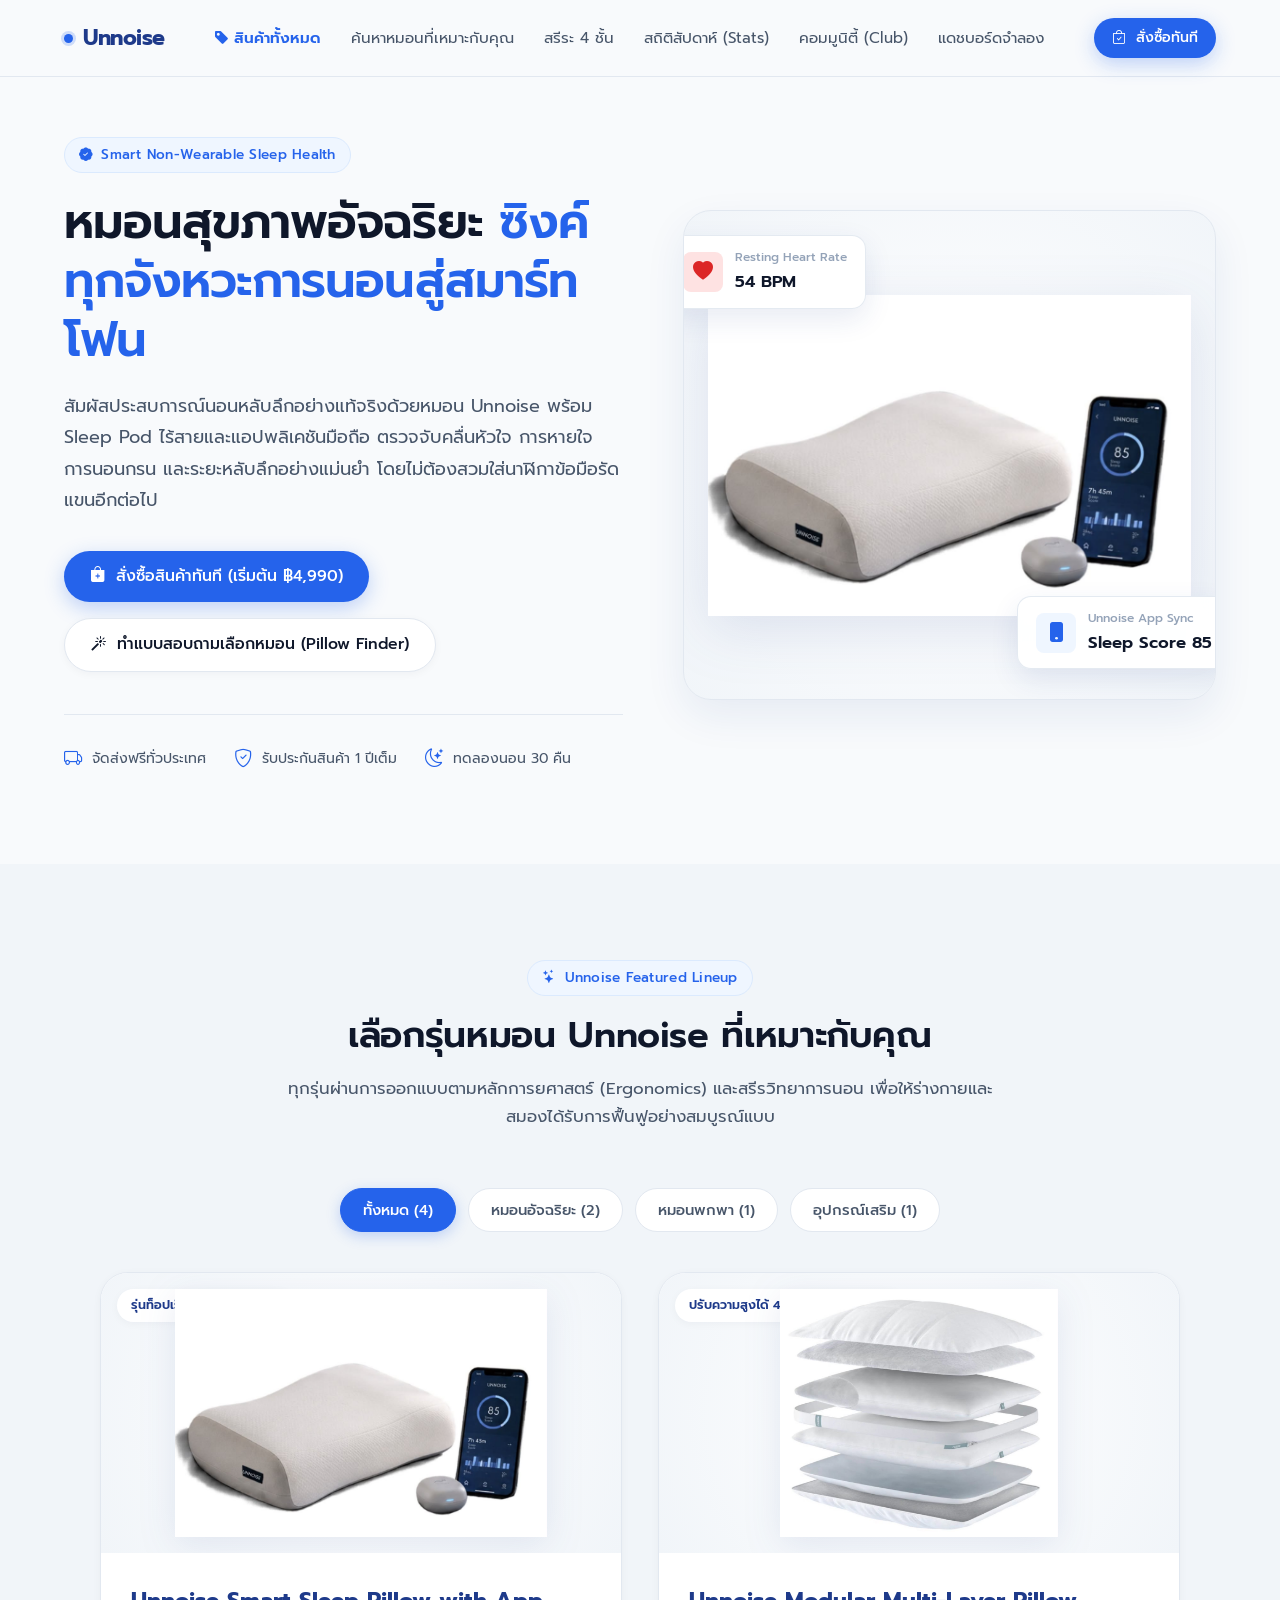
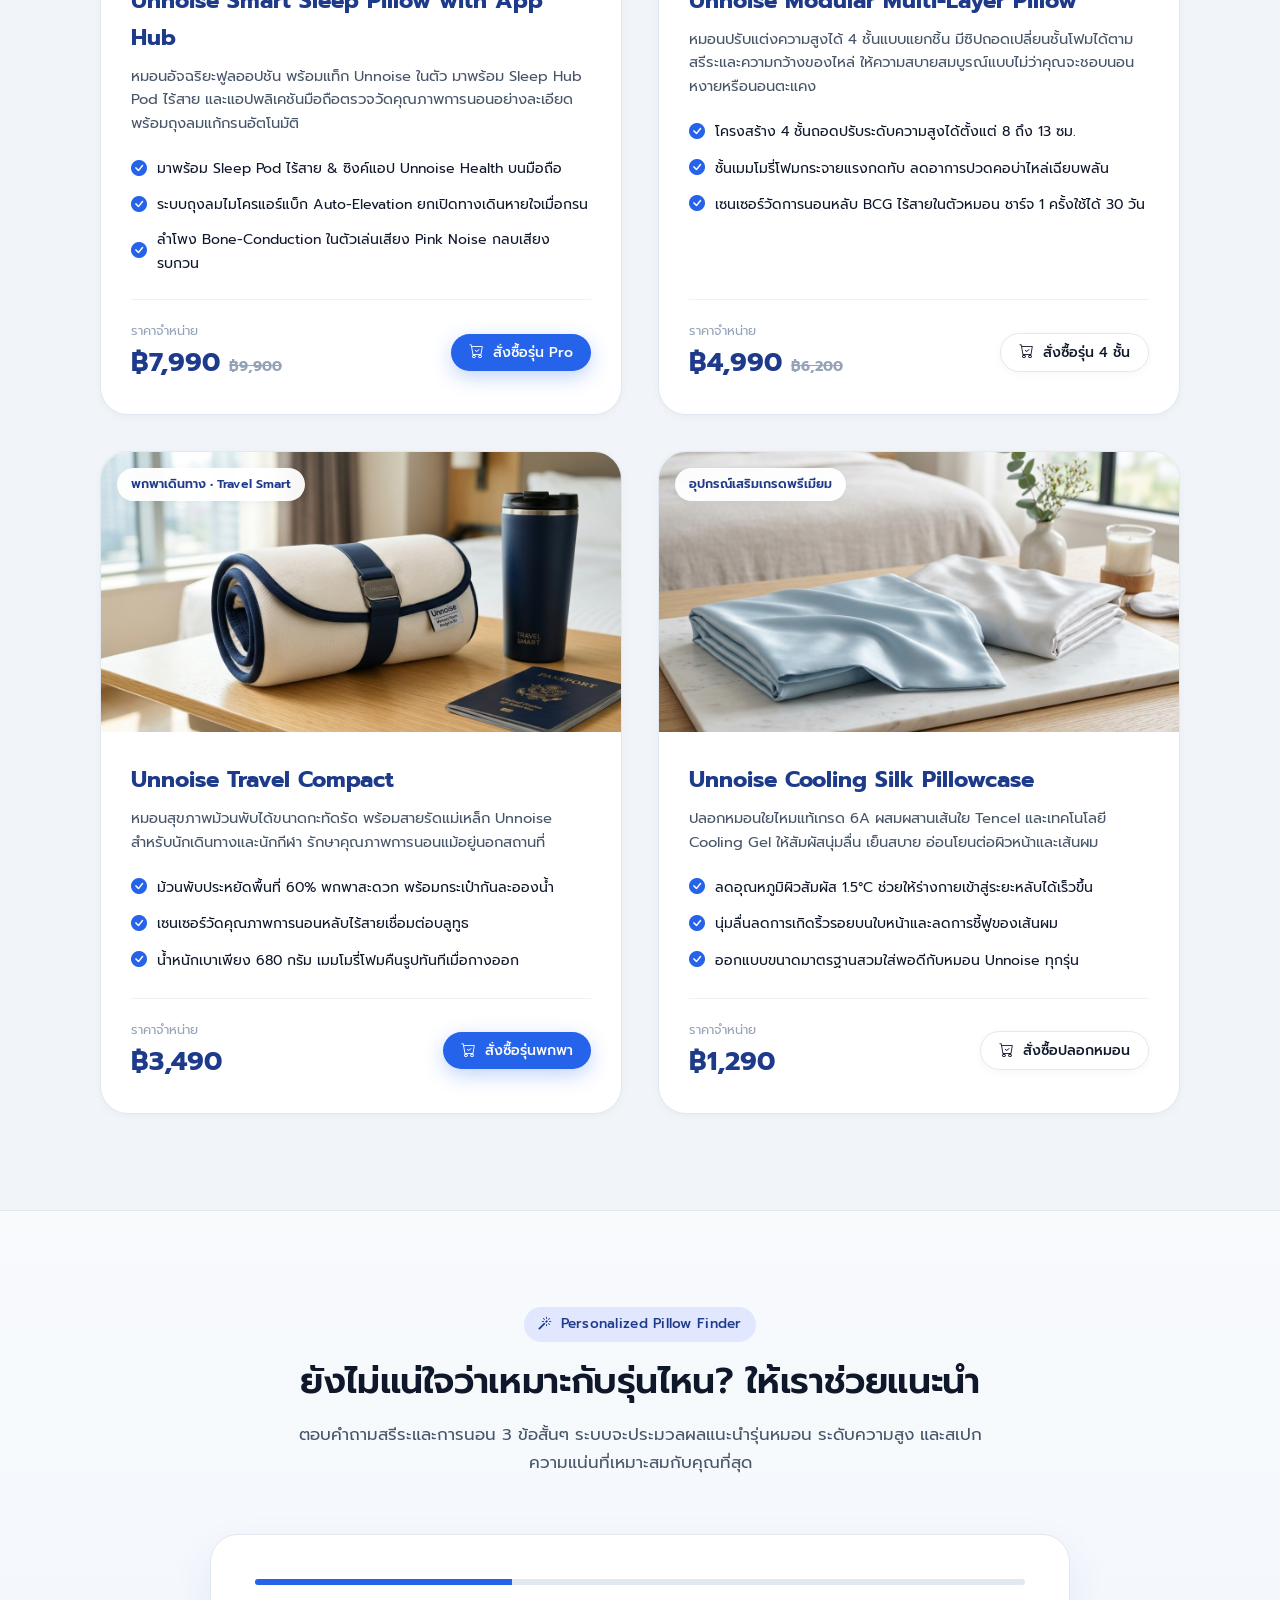
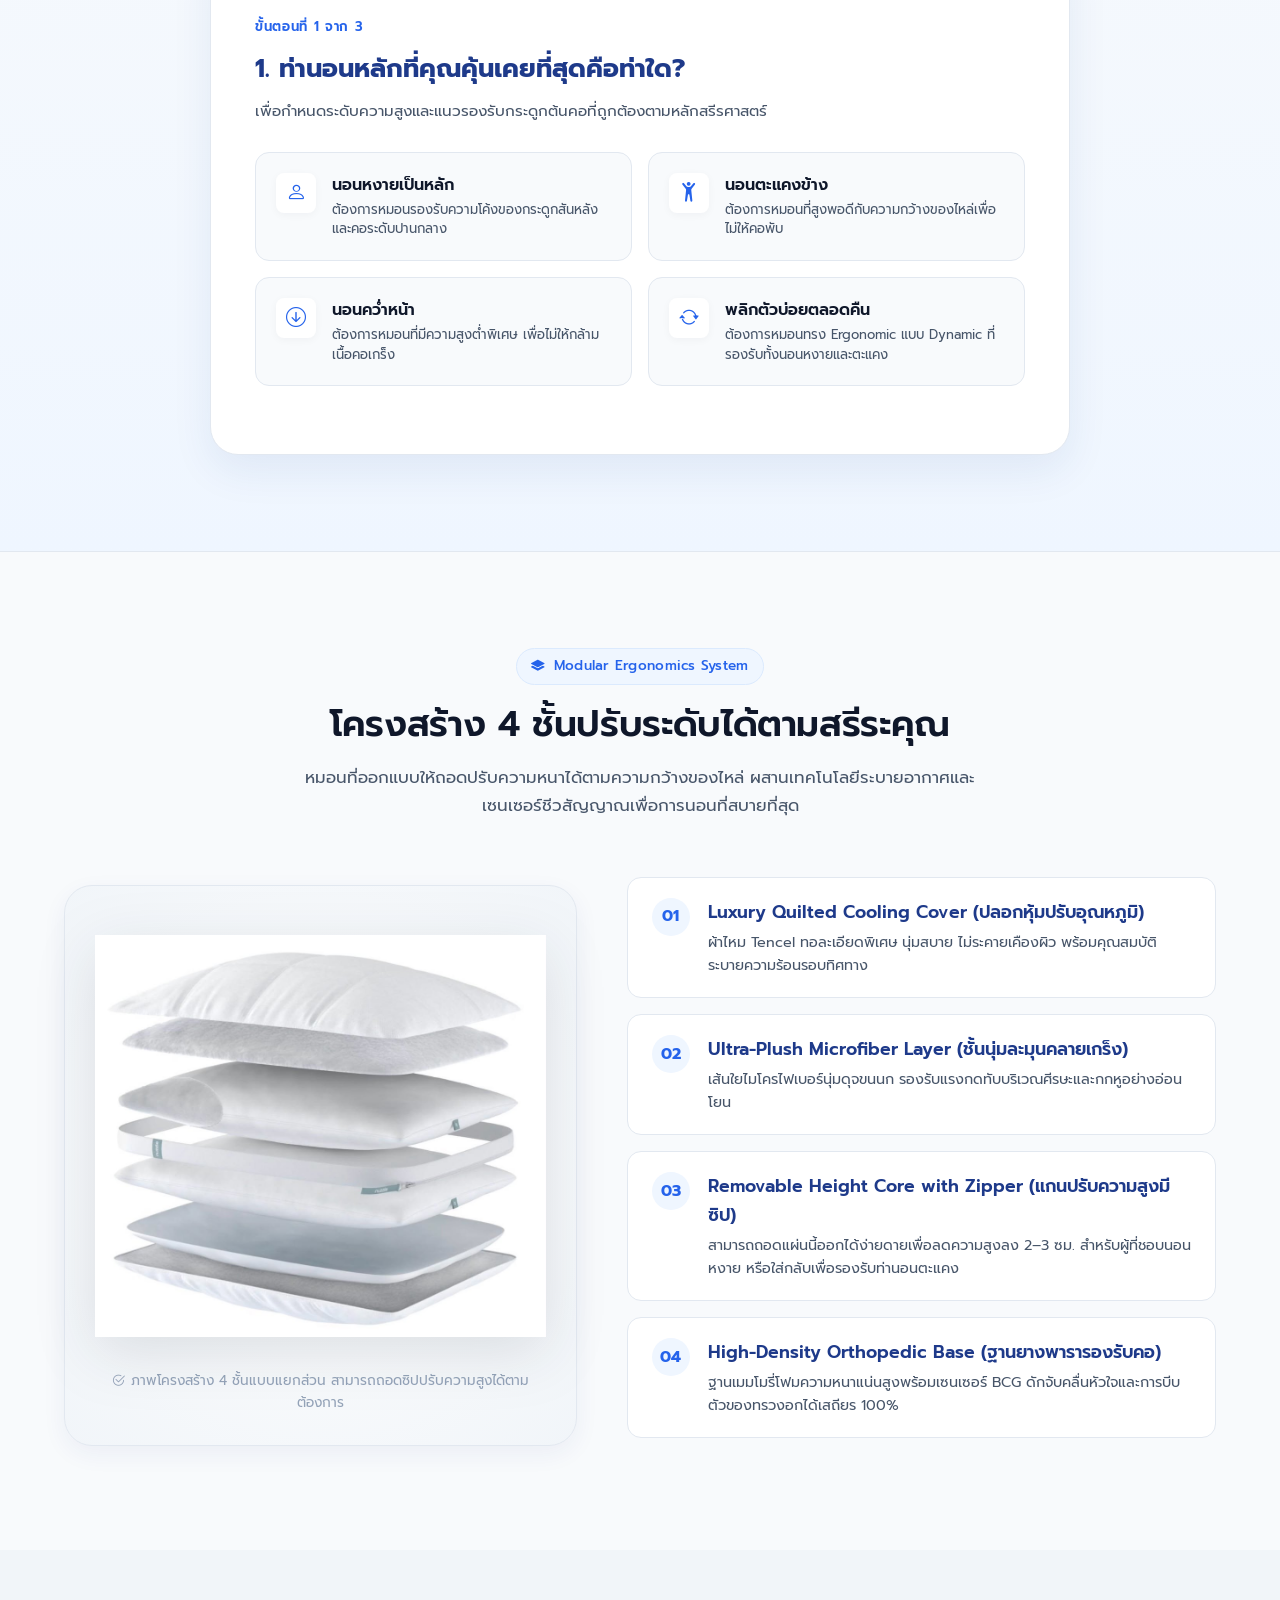
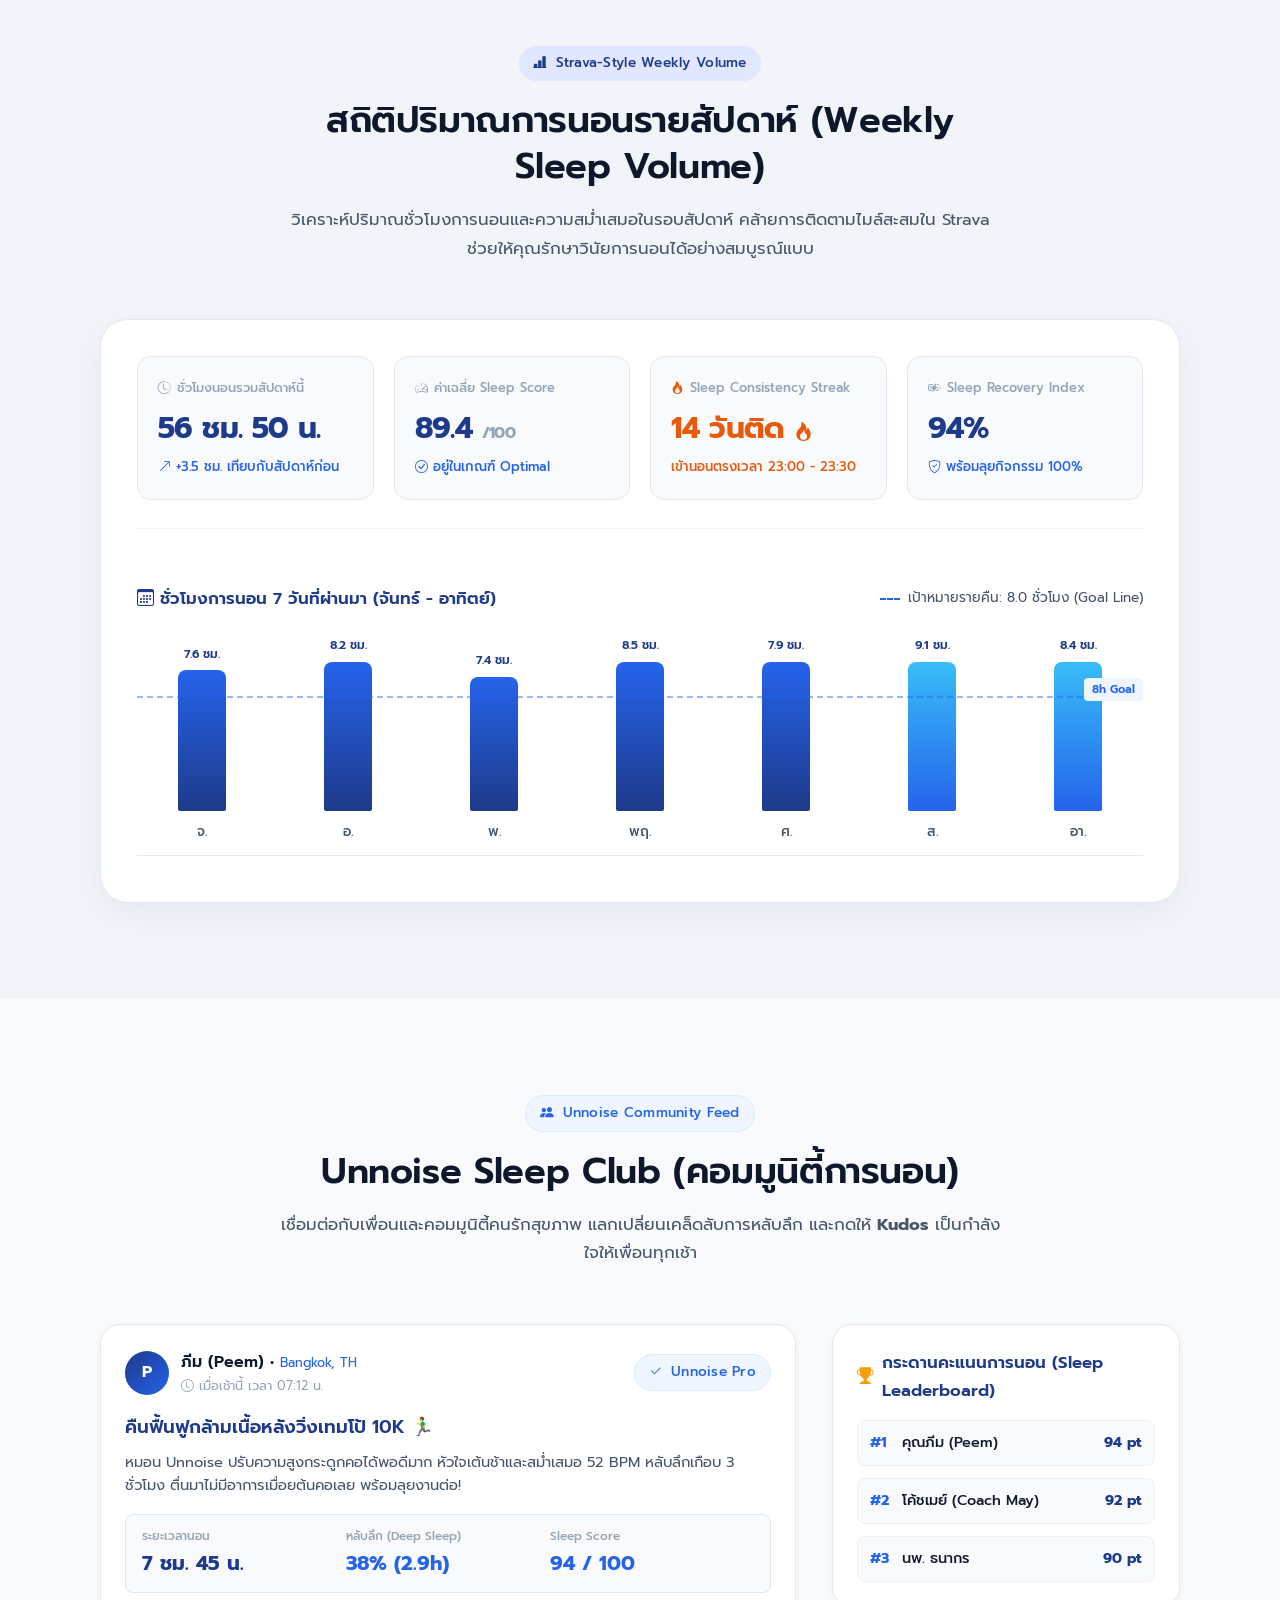
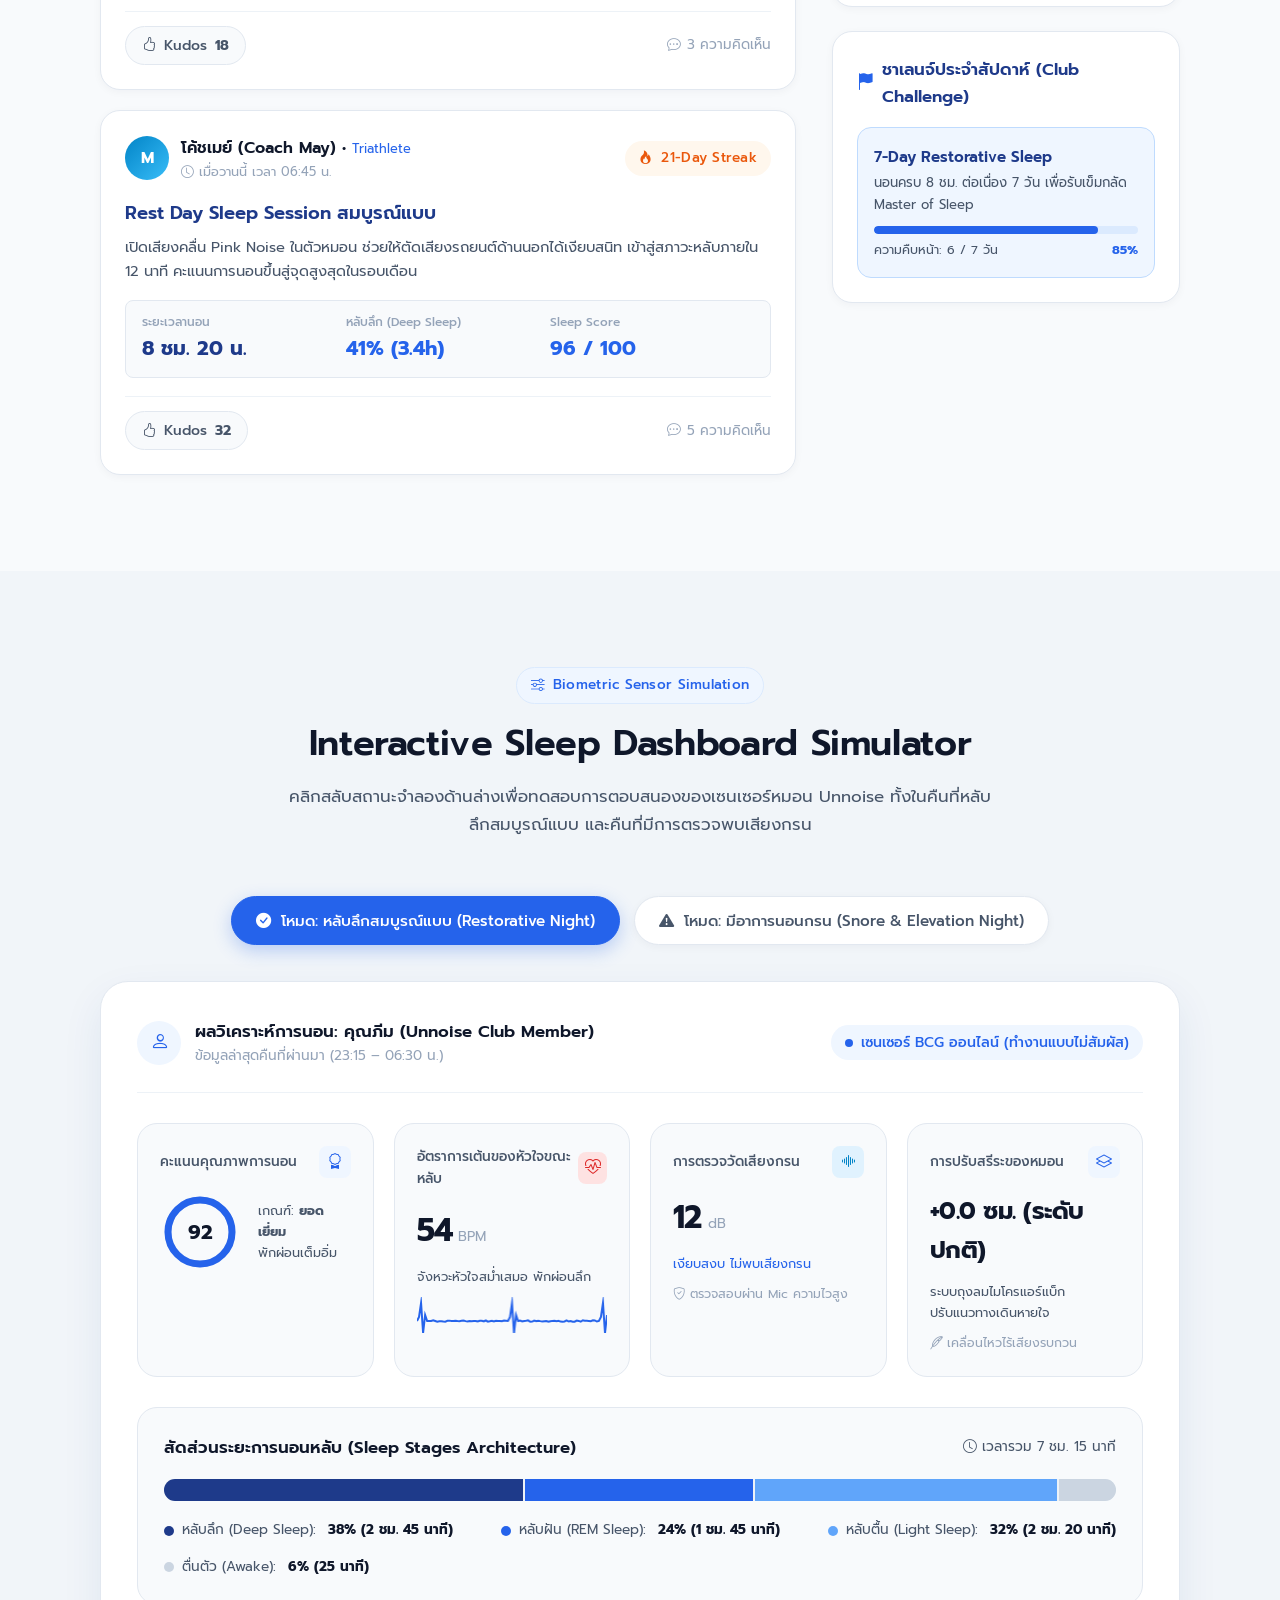
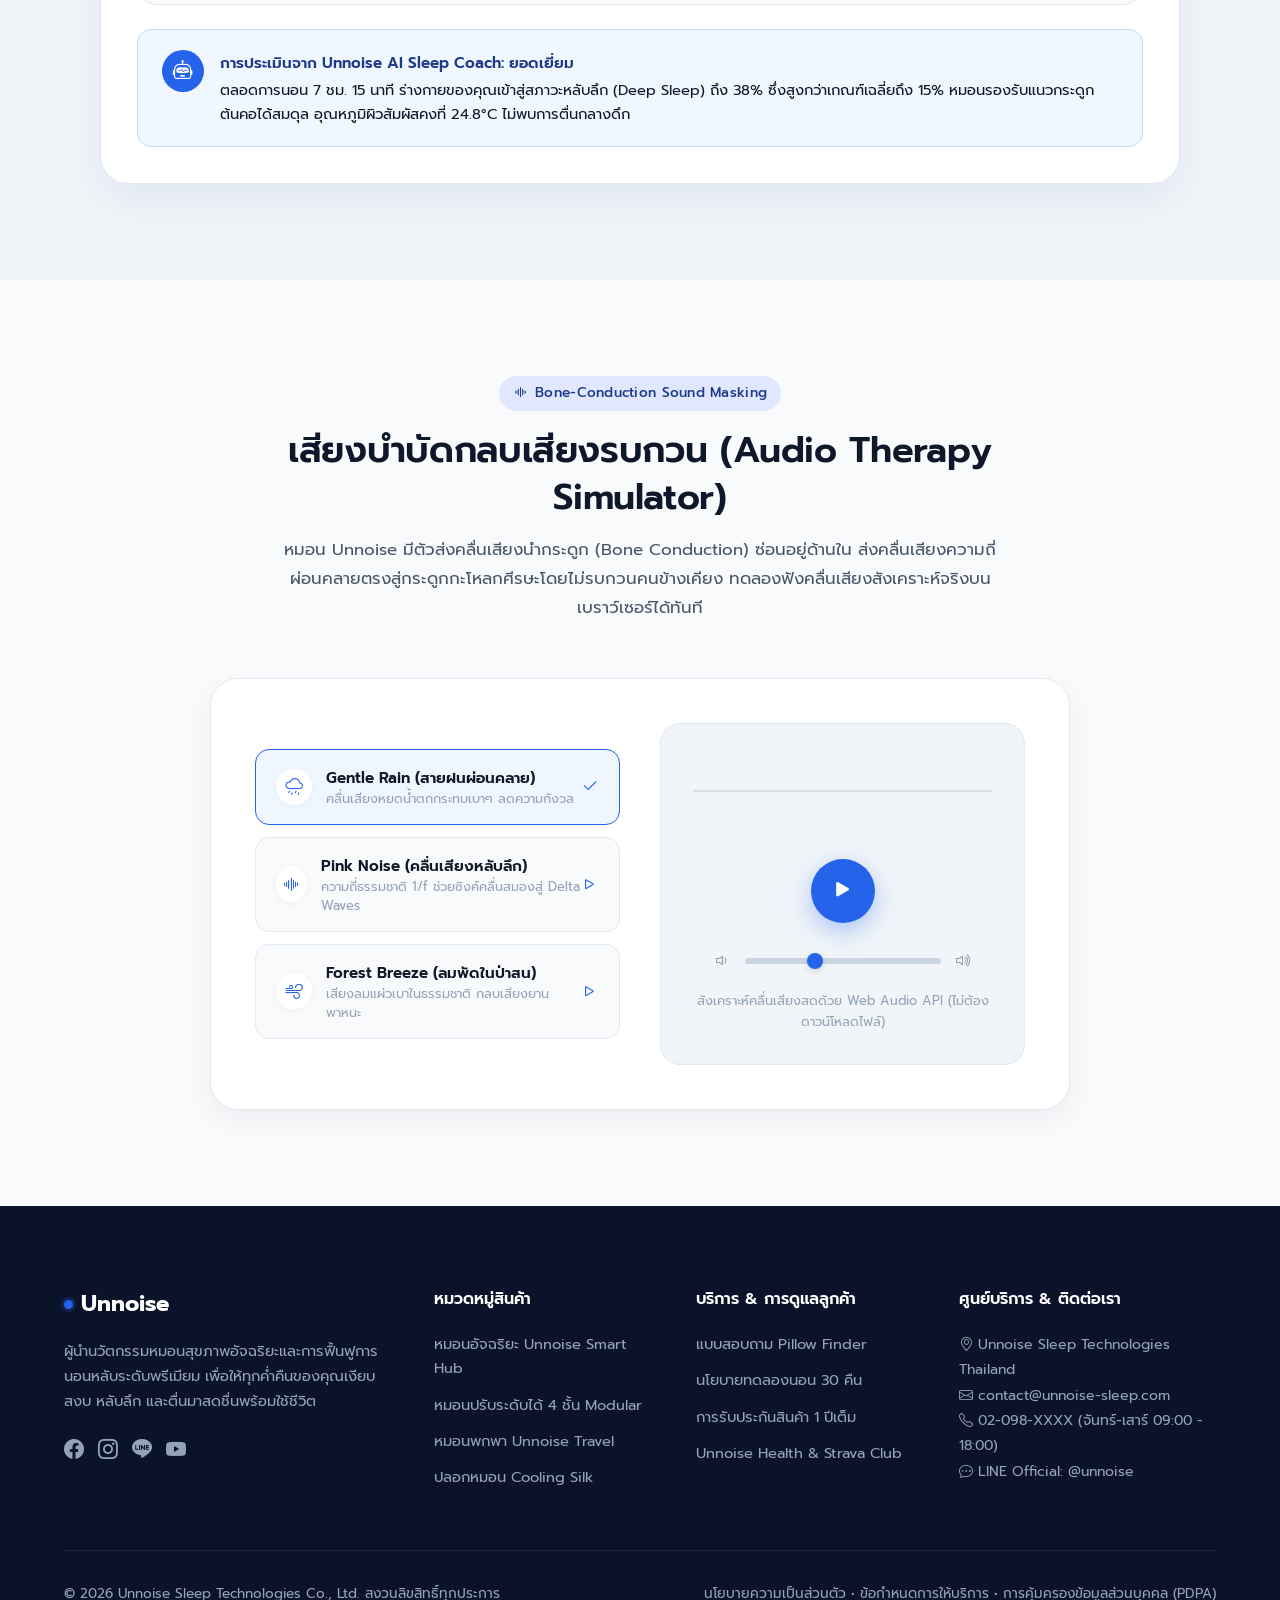
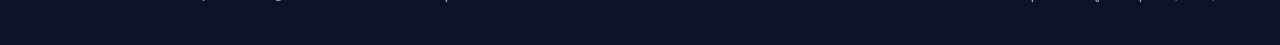
<file: index.html>
<!DOCTYPE html>
<html lang="th">
<head>
  <meta charset="UTF-8">
  <meta name="viewport" content="width=device-width, initial-scale=1.0">
  <title>Unnoise — หมอนสุขภาพอัจฉริยะ ซิงค์สุขภาพสู่สมาร์ทโฟน</title>
  <meta name="description" content="Unnoise หมอนสุขภาพอัจฉริยะที่ตรวจวัดชีวสัญญาณการนอนหลับ ถุงลมปรับแก้การนอนกรน สถิติรายสัปดาห์สไตล์ Strava และระบบคอมมูนิตี้">
  
  <!-- Google Fonts: Inter & Prompt -->
  <link rel="preconnect" href="https://fonts.googleapis.com">
  <link rel="preconnect" href="https://fonts.gstatic.com" crossorigin>
  <link href="https://fonts.googleapis.com/css2?family=Inter:wght@300;400;500;600;700&family=Prompt:wght@300;400;500;600&display=swap" rel="stylesheet">
  
  <!-- Bootstrap Icons CDN -->
  <link rel="stylesheet" href="https://cdn.jsdelivr.net/npm/bootstrap-icons@1.11.3/font/bootstrap-icons.min.css">
  
  <!-- Custom Design System Stylesheet -->
  <link rel="stylesheet" href="assets/css/style.css">
</head>
<body>

  <!-- ==========================================================================
       Site Header & Navigation
       ========================================================================== -->
  <header class="site-header" id="site-header">
    <div class="container">
      <nav class="nav-wrap">
        <a href="#hero" class="brand-logo" id="brand-logo">
          <span class="brand-dot"></span>
          <span>Unnoise</span>
        </a>

        <ul class="nav-links">
          <li><a href="#products" class="nav-link" style="color: var(--primary-blue); font-weight: 600;"><i class="bi bi-tag-fill"></i> สินค้าทั้งหมด</a></li>
          <li><a href="#quiz" class="nav-link">ค้นหาหมอนที่เหมาะกับคุณ</a></li>
          <li><a href="#technology" class="nav-link">สรีระ 4 ชั้น</a></li>
          <li><a href="#weekly-stats" class="nav-link">สถิติสัปดาห์ (Stats)</a></li>
          <li><a href="#community" class="nav-link">คอมมูนิตี้ (Club)</a></li>
          <li><a href="#simulator" class="nav-link">แดชบอร์ดจำลอง</a></li>
        </ul>

        <div class="nav-actions">
          <a href="#products" class="btn btn-primary btn-sm"><i class="bi bi-bag-check"></i> สั่งซื้อทันที</a>
          <button class="mobile-toggle" aria-label="เมนู">
            <i class="bi bi-list"></i>
          </button>
        </div>
      </nav>
    </div>
  </header>

  <main>
    <!-- ==========================================================================
         Sales-First Hero Section
         ========================================================================== -->
    <section class="section hero" id="hero">
      <div class="container">
        <div class="hero-grid">
          <div class="hero-content">
            <span class="badge badge-blue">
              <i class="bi bi-patch-check-fill"></i> Smart Non-Wearable Sleep Health
            </span>
            <h1 class="hero-title">
              หมอนสุขภาพอัจฉริยะ <span>ซิงค์ทุกจังหวะการนอนสู่สมาร์ทโฟน</span>
            </h1>
            <p class="hero-desc">
              สัมผัสประสบการณ์นอนหลับลึกอย่างแท้จริงด้วยหมอน Unnoise พร้อม Sleep Pod ไร้สายและแอปพลิเคชันมือถือ ตรวจจับคลื่นหัวใจ การหายใจ การนอนกรน และระยะหลับลึกอย่างแม่นยำ โดยไม่ต้องสวมใส่นาฬิกาข้อมือรัดแขนอีกต่อไป
            </p>

            <div class="hero-cta">
              <a href="#products" class="btn btn-primary" id="btn-hero-buy">
                <i class="bi bi-bag-plus-fill"></i> สั่งซื้อสินค้าทันที (เริ่มต้น ฿4,990)
              </a>
              <a href="#quiz" class="btn btn-secondary" id="btn-hero-quiz">
                <i class="bi bi-magic"></i> ทำแบบสอบถามเลือกหมอน (Pillow Finder)
              </a>
            </div>

            <div class="hero-trust-bar">
              <div class="trust-item">
                <i class="bi bi-truck"></i>
                <span>จัดส่งฟรีทั่วประเทศ</span>
              </div>
              <div class="trust-item">
                <i class="bi bi-shield-check"></i>
                <span>รับประกันสินค้า 1 ปีเต็ม</span>
              </div>
              <div class="trust-item">
                <i class="bi bi-moon-stars"></i>
                <span>ทดลองนอน 30 คืน</span>
              </div>
            </div>
          </div>

          <div class="hero-visual">
            <div class="hero-img-wrapper">
              <img src="assets/img/unnoise_app_pillow.png" alt="Unnoise Smart Sleep Pillow with App and Pod" id="hero-product-img">
              
              <!-- Floating Metric 1: Heart Rate -->
              <div class="floating-pill pill-heart">
                <div class="pill-icon">
                  <i class="bi bi-heart-fill"></i>
                </div>
                <div class="pill-data">
                  <span class="pill-label">Resting Heart Rate</span>
                  <span class="pill-val">54 BPM</span>
                </div>
              </div>

              <!-- Floating Metric 2: Sleep Score -->
              <div class="floating-pill pill-sleep">
                <div class="pill-icon">
                  <i class="bi bi-phone-fill"></i>
                </div>
                <div class="pill-data">
                  <span class="pill-label">Unnoise App Sync</span>
                  <span class="pill-val">Sleep Score 85</span>
                </div>
              </div>
            </div>
          </div>
        </div>
      </div>
    </section>

    <!-- ==========================================================================
         Sales-First Product Catalog Showcase (ทันทีหลัง Hero)
         ========================================================================== -->
    <section class="section section-subtle" id="products">
      <div class="container">
        <div class="section-header">
          <span class="badge badge-blue">
            <i class="bi bi-stars"></i> Unnoise Featured Lineup
          </span>
          <h2 class="section-title">เลือกรุ่นหมอน Unnoise ที่เหมาะกับคุณ</h2>
          <p class="section-desc">
            ทุกรุ่นผ่านการออกแบบตามหลักการยศาสตร์ (Ergonomics) และสรีรวิทยาการนอน เพื่อให้ร่างกายและสมองได้รับการฟื้นฟูอย่างสมบูรณ์แบบ
          </p>
        </div>

        <!-- Filter Bar -->
        <div class="filter-bar">
          <button class="filter-pill active" data-filter="all">ทั้งหมด (4)</button>
          <button class="filter-pill" data-filter="smart">หมอนอัจฉริยะ (2)</button>
          <button class="filter-pill" data-filter="travel">หมอนพกพา (1)</button>
          <button class="filter-pill" data-filter="accessory">อุปกรณ์เสริม (1)</button>
        </div>

        <!-- Products Grid -->
        <div class="shop-grid">
          <!-- Product 1: Pro Sound & Air (User Uploaded Photo 2) -->
          <div class="product-shop-card" data-category="smart">
            <div class="product-thumb-wrap" style="background: radial-gradient(circle at center, #FFFFFF 0%, #F1F5F9 100%); padding: 16px; display: flex; align-items: center; justify-content: center;">
              <span class="product-category-tag">รุ่นท็อปเรือธง &bull; Best Seller</span>
              <img src="assets/img/unnoise_app_pillow.png" alt="Unnoise Smart Sleep Pillow with App Hub" style="object-fit: contain; filter: drop-shadow(0 8px 18px rgba(30, 58, 138, 0.1));">
            </div>
            <div class="product-shop-body">
              <h3 class="product-shop-title">Unnoise Smart Sleep Pillow with App Hub</h3>
              <p class="product-shop-desc">
                หมอนอัจฉริยะฟูลออปชัน พร้อมแท็ก Unnoise ในตัว มาพร้อม Sleep Hub Pod ไร้สาย และแอปพลิเคชันมือถือตรวจวัดคุณภาพการนอนอย่างละเอียด พร้อมถุงลมแก้กรนอัตโนมัติ
              </p>

              <ul class="product-short-specs">
                <li class="spec-bullet"><i class="bi bi-check-circle-fill"></i> มาพร้อม Sleep Pod ไร้สาย & ซิงค์แอป Unnoise Health บนมือถือ</li>
                <li class="spec-bullet"><i class="bi bi-check-circle-fill"></i> ระบบถุงลมไมโครแอร์แบ็ก Auto-Elevation ยกเปิดทางเดินหายใจเมื่อกรน</li>
                <li class="spec-bullet"><i class="bi bi-check-circle-fill"></i> ลำโพง Bone-Conduction ในตัวเล่นเสียง Pink Noise กลบเสียงรบกวน</li>
              </ul>

              <div class="product-bottom-action">
                <div>
                  <span style="font-size: 0.8rem; color: var(--text-light); display: block;">ราคาจำหน่าย</span>
                  <span class="product-price-display">฿7,990 <span style="font-size: 0.9rem; text-decoration: line-through; color: var(--text-light);">฿9,900</span></span>
                </div>
                <button class="btn btn-primary btn-sm open-order-btn" data-model="pro">
                  <i class="bi bi-cart-check"></i> สั่งซื้อรุ่น Pro
                </button>
              </div>
            </div>
          </div>

          <!-- Product 2: Modular Multi-Layer Pillow (User Uploaded Photo 1) -->
          <div class="product-shop-card" data-category="smart">
            <div class="product-thumb-wrap" style="background: radial-gradient(circle at center, #FFFFFF 0%, #F1F5F9 100%); padding: 16px; display: flex; align-items: center; justify-content: center;">
              <span class="product-category-tag">ปรับความสูงได้ 4 ระดับ &bull; Custom Fit</span>
              <img src="assets/img/unnoise_layers.png" alt="Unnoise Modular Multi-Layer Pillow" style="object-fit: contain; filter: drop-shadow(0 8px 18px rgba(30, 58, 138, 0.1));">
            </div>
            <div class="product-shop-body">
              <h3 class="product-shop-title">Unnoise Modular Multi-Layer Pillow</h3>
              <p class="product-shop-desc">
                หมอนปรับแต่งความสูงได้ 4 ชั้นแบบแยกชิ้น มีซิปถอดเปลี่ยนชั้นโฟมได้ตามสรีระและความกว้างของไหล่ ให้ความสบายสมบูรณ์แบบไม่ว่าคุณจะชอบนอนหงายหรือนอนตะแคง
              </p>

              <ul class="product-short-specs">
                <li class="spec-bullet"><i class="bi bi-check-circle-fill"></i> โครงสร้าง 4 ชั้นถอดปรับระดับความสูงได้ตั้งแต่ 8 ถึง 13 ซม.</li>
                <li class="spec-bullet"><i class="bi bi-check-circle-fill"></i> ชั้นเมมโมรี่โฟมกระจายแรงกดทับ ลดอาการปวดคอบ่าไหล่เฉียบพลัน</li>
                <li class="spec-bullet"><i class="bi bi-check-circle-fill"></i> เซนเซอร์วัดการนอนหลับ BCG ไร้สายในตัวหมอน ชาร์จ 1 ครั้งใช้ได้ 30 วัน</li>
              </ul>

              <div class="product-bottom-action">
                <div>
                  <span style="font-size: 0.8rem; color: var(--text-light); display: block;">ราคาจำหน่าย</span>
                  <span class="product-price-display">฿4,990 <span style="font-size: 0.9rem; text-decoration: line-through; color: var(--text-light);">฿6,200</span></span>
                </div>
                <button class="btn btn-secondary btn-sm open-order-btn" data-model="essential">
                  <i class="bi bi-cart-check"></i> สั่งซื้อรุ่น 4 ชั้น
                </button>
              </div>
            </div>
          </div>

          <!-- Product 3: Travel Compact -->
          <div class="product-shop-card" data-category="travel">
            <div class="product-thumb-wrap">
              <span class="product-category-tag">พกพาเดินทาง &bull; Travel Smart</span>
              <img src="assets/img/unnoise_travel.jpg" alt="Unnoise Travel Compact">
            </div>
            <div class="product-shop-body">
              <h3 class="product-shop-title">Unnoise Travel Compact</h3>
              <p class="product-shop-desc">
                หมอนสุขภาพม้วนพับได้ขนาดกะทัดรัด พร้อมสายรัดแม่เหล็ก Unnoise สำหรับนักเดินทางและนักกีฬา รักษาคุณภาพการนอนแม้อยู่นอกสถานที่
              </p>

              <ul class="product-short-specs">
                <li class="spec-bullet"><i class="bi bi-check-circle-fill"></i> ม้วนพับประหยัดพื้นที่ 60% พกพาสะดวก พร้อมกระเป๋ากันละอองน้ำ</li>
                <li class="spec-bullet"><i class="bi bi-check-circle-fill"></i> เซนเซอร์วัดคุณภาพการนอนหลับไร้สายเชื่อมต่อบลูทูธ</li>
                <li class="spec-bullet"><i class="bi bi-check-circle-fill"></i> น้ำหนักเบาเพียง 680 กรัม เมมโมรี่โฟมคืนรูปทันทีเมื่อกางออก</li>
              </ul>

              <div class="product-bottom-action">
                <div>
                  <span style="font-size: 0.8rem; color: var(--text-light); display: block;">ราคาจำหน่าย</span>
                  <span class="product-price-display">฿3,490</span>
                </div>
                <button class="btn btn-primary btn-sm open-order-btn" data-model="travel">
                  <i class="bi bi-cart-check"></i> สั่งซื้อรุ่นพกพา
                </button>
              </div>
            </div>
          </div>

          <!-- Product 4: Cooling Silk Pillowcase -->
          <div class="product-shop-card" data-category="accessory">
            <div class="product-thumb-wrap">
              <span class="product-category-tag">อุปกรณ์เสริมเกรดพรีเมียม</span>
              <img src="assets/img/unnoise_case.jpg" alt="Unnoise Cooling Silk Pillowcase">
            </div>
            <div class="product-shop-body">
              <h3 class="product-shop-title">Unnoise Cooling Silk Pillowcase</h3>
              <p class="product-shop-desc">
                ปลอกหมอนใยไหมแท้เกรด 6A ผสมผสานเส้นใย Tencel และเทคโนโลยี Cooling Gel ให้สัมผัสนุ่มลื่น เย็นสบาย อ่อนโยนต่อผิวหน้าและเส้นผม
              </p>

              <ul class="product-short-specs">
                <li class="spec-bullet"><i class="bi bi-check-circle-fill"></i> ลดอุณหภูมิผิวสัมผัส 1.5°C ช่วยให้ร่างกายเข้าสู่ระยะหลับได้เร็วขึ้น</li>
                <li class="spec-bullet"><i class="bi bi-check-circle-fill"></i> นุ่มลื่นลดการเกิดริ้วรอยบนใบหน้าและลดการชี้ฟูของเส้นผม</li>
                <li class="spec-bullet"><i class="bi bi-check-circle-fill"></i> ออกแบบขนาดมาตรฐานสวมใส่พอดีกับหมอน Unnoise ทุกรุ่น</li>
              </ul>

              <div class="product-bottom-action">
                <div>
                  <span style="font-size: 0.8rem; color: var(--text-light); display: block;">ราคาจำหน่าย</span>
                  <span class="product-price-display">฿1,290</span>
                </div>
                <button class="btn btn-secondary btn-sm open-order-btn" data-model="case">
                  <i class="bi bi-cart-check"></i> สั่งซื้อปลอกหมอน
                </button>
              </div>
            </div>
          </div>
        </div>
      </div>
    </section>

    <!-- ==========================================================================
         Interactive Pillow Finder Quiz Section (ระบบช่วยเลือกหมอน)
         ========================================================================== -->
    <section class="section quiz-section" id="quiz">
      <div class="container">
        <div class="section-header">
          <span class="badge badge-navy">
            <i class="bi bi-magic"></i> Personalized Pillow Finder
          </span>
          <h2 class="section-title">ยังไม่แน่ใจว่าเหมาะกับรุ่นไหน? ให้เราช่วยแนะนำ</h2>
          <p class="section-desc">
            ตอบคำถามสรีระและการนอน 3 ข้อสั้นๆ ระบบจะประมวลผลแนะนำรุ่นหมอน ระดับความสูง และสเปกความแน่นที่เหมาะสมกับคุณที่สุด
          </p>
        </div>

        <div class="quiz-card-shell" id="pillow-quiz-shell">
          <!-- Progress Bar -->
          <div class="quiz-progress-track">
            <div class="quiz-progress-fill" id="quiz-progress-fill"></div>
          </div>

          <!-- Question View -->
          <div id="quiz-questions-view">
            <div class="quiz-step-indicator" id="quiz-step-indicator">ขั้นตอนที่ 1 จาก 3</div>
            <h3 class="quiz-question-title" id="quiz-q-title">1. ท่านอนหลักที่คุณคุ้นเคยที่สุดคือท่าใด?</h3>
            <p class="quiz-question-subtitle" id="quiz-q-subtitle">เพื่อกำหนดระดับความสูงและแนวรองรับกระดูกต้นคอที่ถูกต้องตามหลักสรีรศาสตร์</p>

            <div class="quiz-options-grid" id="quiz-options-grid">
              <!-- Dynamically populated via JS -->
            </div>
          </div>

          <!-- Result View -->
          <div class="quiz-result-view" id="quiz-result-view">
            <div class="match-badge-wrap">
              <i class="bi bi-stars"></i> แมตช์กับสรีระของคุณ: <span id="res-match-num">98%</span>
            </div>

            <div class="result-card-inner">
              <div class="result-rec-grid">
                <img src="assets/img/unnoise_app_pillow.png" alt="Recommended Model" class="result-rec-img" id="res-rec-img" style="object-fit: contain; background: #FFFFFF; padding: 8px;">
                <div>
                  <h4 class="result-rec-name" id="res-rec-name">Unnoise Pro Sound & Air</h4>
                  <p class="result-rec-specs" id="res-rec-specs">
                    แนะนำสเปก: ระดับความสูง 11 ซม. ความแน่น Medium-Firm พร้อมระบบถุงลมแก้กรนอัตโนมัติ และลำโพง Bone Conduction
                  </p>
                  <div class="result-rec-price" id="res-rec-price">฿7,990</div>
                </div>
              </div>
            </div>

            <div style="display: flex; justify-content: center; gap: 16px; flex-wrap: wrap;">
              <button class="btn btn-primary" id="res-cta-btn">
                <i class="bi bi-cart-check"></i> สั่งจองรุ่นที่แนะนำทันที
              </button>
              <button class="btn btn-secondary" id="res-reset-btn">
                <i class="bi bi-arrow-counterclockwise"></i> ทำแบบสอบถามใหม่อีกครั้ง
              </button>
            </div>
          </div>
        </div>
      </div>
    </section>

    <!-- ==========================================================================
         Anatomical 4-Layer Ergonomics (ผสานภาพ unnoise_layers.png)
         ========================================================================== -->
    <section class="section" id="technology">
      <div class="container">
        <div class="section-header">
          <span class="badge badge-blue">
            <i class="bi bi-layers-fill"></i> Modular Ergonomics System
          </span>
          <h2 class="section-title">โครงสร้าง 4 ชั้นปรับระดับได้ตามสรีระคุณ</h2>
          <p class="section-desc">
            หมอนที่ออกแบบให้ถอดปรับความหนาได้ตามความกว้างของไหล่ ผสานเทคโนโลยีระบายอากาศและเซนเซอร์ชีวสัญญาณเพื่อการนอนที่สบายที่สุด
          </p>
        </div>

        <div class="layers-showcase-grid">
          <div class="layers-img-wrap">
            <img src="assets/img/unnoise_layers.png" alt="Unnoise Exploded Multi-Layer Pillow System">
            <div style="font-size: 0.85rem; color: var(--text-light); margin-top: 14px;">
              <i class="bi bi-check2-circle"></i> ภาพโครงสร้าง 4 ชั้นแบบแยกส่วน สามารถถอดซิปปรับความสูงได้ตามต้องการ
            </div>
          </div>

          <div>
            <div class="layer-step-card">
              <div class="layer-num-badge">01</div>
              <div>
                <h4 style="font-size: 1.1rem; font-weight: 600; color: var(--primary-navy); margin-bottom: 4px;">Luxury Quilted Cooling Cover (ปลอกหุ้มปรับอุณหภูมิ)</h4>
                <p style="font-size: 0.9rem; color: var(--text-muted); line-height: 1.6;">
                  ผ้าไหม Tencel ทอละเอียดพิเศษ นุ่มสบาย ไม่ระคายเคืองผิว พร้อมคุณสมบัติระบายความร้อนรอบทิศทาง
                </p>
              </div>
            </div>

            <div class="layer-step-card">
              <div class="layer-num-badge">02</div>
              <div>
                <h4 style="font-size: 1.1rem; font-weight: 600; color: var(--primary-navy); margin-bottom: 4px;">Ultra-Plush Microfiber Layer (ชั้นนุ่มละมุนคลายเกร็ง)</h4>
                <p style="font-size: 0.9rem; color: var(--text-muted); line-height: 1.6;">
                  เส้นใยไมโครไฟเบอร์นุ่มดุจขนนก รองรับแรงกดทับบริเวณศีรษะและกกหูอย่างอ่อนโยน
                </p>
              </div>
            </div>

            <div class="layer-step-card">
              <div class="layer-num-badge">03</div>
              <div>
                <h4 style="font-size: 1.1rem; font-weight: 600; color: var(--primary-navy); margin-bottom: 4px;">Removable Height Core with Zipper (แกนปรับความสูงมีซิป)</h4>
                <p style="font-size: 0.9rem; color: var(--text-muted); line-height: 1.6;">
                  สามารถถอดแผ่นนี้ออกได้ง่ายดายเพื่อลดความสูงลง 2–3 ซม. สำหรับผู้ที่ชอบนอนหงาย หรือใส่กลับเพื่อรองรับท่านอนตะแคง
                </p>
              </div>
            </div>

            <div class="layer-step-card">
              <div class="layer-num-badge">04</div>
              <div>
                <h4 style="font-size: 1.1rem; font-weight: 600; color: var(--primary-navy); margin-bottom: 4px;">High-Density Orthopedic Base (ฐานยางพารารองรับคอ)</h4>
                <p style="font-size: 0.9rem; color: var(--text-muted); line-height: 1.6;">
                  ฐานเมมโมรี่โฟมความหนาแน่นสูงพร้อมเซนเซอร์ BCG ดักจับคลื่นหัวใจและการบีบตัวของทรวงอกได้เสถียร 100%
                </p>
              </div>
            </div>
          </div>
        </div>
      </div>
    </section>

    <!-- ==========================================================================
         Strava-Style Weekly Sleep Volume & Consistency Section
         ========================================================================== -->
    <section class="section section-subtle" id="weekly-stats">
      <div class="container">
        <div class="section-header">
          <span class="badge badge-navy">
            <i class="bi bi-bar-chart-line-fill"></i> Strava-Style Weekly Volume
          </span>
          <h2 class="section-title">สถิติปริมาณการนอนรายสัปดาห์ (Weekly Sleep Volume)</h2>
          <p class="section-desc">
            วิเคราะห์ปริมาณชั่วโมงการนอนและความสม่ำเสมอในรอบสัปดาห์ คล้ายการติดตามไมล์สะสมใน Strava ช่วยให้คุณรักษาวินัยการนอนได้อย่างสมบูรณ์แบบ
          </p>
        </div>

        <div class="weekly-stats-container">
          <!-- Stats Summary 4 Boxes -->
          <div class="stats-summary-row">
            <div class="summary-stat-box">
              <div class="stat-label-sm"><i class="bi bi-clock-history"></i> ชั่วโมงนอนรวมสัปดาห์นี้</div>
              <div class="stat-number-lg">56 ชม. 50 น.</div>
              <div class="stat-subtext"><i class="bi bi-arrow-up-right"></i> +3.5 ชม. เทียบกับสัปดาห์ก่อน</div>
            </div>

            <div class="summary-stat-box">
              <div class="stat-label-sm"><i class="bi bi-speedometer2"></i> ค่าเฉลี่ย Sleep Score</div>
              <div class="stat-number-lg">89.4 <span style="font-size: 1rem; color: var(--text-light);">/100</span></div>
              <div class="stat-subtext" style="color: var(--primary-blue);"><i class="bi bi-check-circle"></i> อยู่ในเกณฑ์ Optimal</div>
            </div>

            <div class="summary-stat-box">
              <div class="stat-label-sm"><i class="bi bi-fire" style="color: var(--accent-orange);"></i> Sleep Consistency Streak</div>
              <div class="stat-number-lg" style="color: var(--accent-orange);">14 วันติด <i class="bi bi-fire" style="font-size: 1.2rem;"></i></div>
              <div class="stat-subtext" style="color: var(--accent-orange);">เข้านอนตรงเวลา 23:00 - 23:30</div>
            </div>

            <div class="summary-stat-box">
              <div class="stat-label-sm"><i class="bi bi-battery-charging"></i> Sleep Recovery Index</div>
              <div class="stat-number-lg">94%</div>
              <div class="stat-subtext"><i class="bi bi-shield-check"></i> พร้อมลุยกิจกรรม 100%</div>
            </div>
          </div>

          <!-- Volume Bar Chart -->
          <div class="volume-chart-wrap">
            <div class="chart-header">
              <div style="font-weight: 600; font-size: 1.05rem; color: var(--primary-navy);">
                <i class="bi bi-calendar3"></i> ชั่วโมงการนอน 7 วันที่ผ่านมา (จันทร์ - อาทิตย์)
              </div>
              <div class="target-line-indicator">
                <span class="target-dash"></span>
                <span>เป้าหมายรายคืน: 8.0 ชั่วโมง (Goal Line)</span>
              </div>
            </div>

            <div class="chart-bars-grid">
              <div class="chart-target-line">
                <span class="target-tag">8h Goal</span>
              </div>

              <!-- Mon: 7.6h -->
              <div class="bar-col">
                <span class="bar-val-tooltip">7.6 ชม.</span>
                <div class="chart-bar" style="height: 68%;"></div>
                <span class="bar-label">จ.</span>
              </div>

              <!-- Tue: 8.2h -->
              <div class="bar-col">
                <span class="bar-val-tooltip">8.2 ชม.</span>
                <div class="chart-bar" style="height: 76%;"></div>
                <span class="bar-label">อ.</span>
              </div>

              <!-- Wed: 7.4h -->
              <div class="bar-col">
                <span class="bar-val-tooltip">7.4 ชม.</span>
                <div class="chart-bar" style="height: 65%;"></div>
                <span class="bar-label">พ.</span>
              </div>

              <!-- Thu: 8.5h -->
              <div class="bar-col">
                <span class="bar-val-tooltip">8.5 ชม.</span>
                <div class="chart-bar" style="height: 80%;"></div>
                <span class="bar-label">พฤ.</span>
              </div>

              <!-- Fri: 7.9h -->
              <div class="bar-col">
                <span class="bar-val-tooltip">7.9 ชม.</span>
                <div class="chart-bar" style="height: 72%;"></div>
                <span class="bar-label">ศ.</span>
              </div>

              <!-- Sat: 9.1h -->
              <div class="bar-col">
                <span class="bar-val-tooltip">9.1 ชม.</span>
                <div class="chart-bar weekend" style="height: 90%;"></div>
                <span class="bar-label">ส.</span>
              </div>

              <!-- Sun: 8.4h -->
              <div class="bar-col">
                <span class="bar-val-tooltip">8.4 ชม.</span>
                <div class="chart-bar weekend" style="height: 78%;"></div>
                <span class="bar-label">อา.</span>
              </div>
            </div>
          </div>
        </div>
      </div>
    </section>

    <!-- ==========================================================================
         Strava-Style Unnoise Sleep Club & Activity Feed Section
         ========================================================================== -->
    <section class="section" id="community">
      <div class="container">
        <div class="section-header">
          <span class="badge badge-blue">
            <i class="bi bi-people-fill"></i> Unnoise Community Feed
          </span>
          <h2 class="section-title">Unnoise Sleep Club (คอมมูนิตี้การนอน)</h2>
          <p class="section-desc">
            เชื่อมต่อกับเพื่อนและคอมมูนิตี้คนรักสุขภาพ แลกเปลี่ยนเคล็ดลับการหลับลึก และกดให้ <strong>Kudos</strong> เป็นกำลังใจให้เพื่อนทุกเช้า
          </p>
        </div>

        <div class="community-grid">
          <!-- Feed Stream (Left Column) -->
          <div class="feed-stream">
            <!-- Feed Card 1: Peem -->
            <div class="activity-card">
              <div class="activity-card-header">
                <div class="activity-user">
                  <div class="user-avatar" style="background: linear-gradient(135deg, #1E3A8A, #2563EB);">
                    P
                  </div>
                  <div>
                    <div class="user-meta-name">ภีม (Peem) &bull; <span style="font-size: 0.8rem; font-weight: normal; color: var(--primary-blue);">Bangkok, TH</span></div>
                    <div class="user-meta-time"><i class="bi bi-clock"></i> เมื่อเช้านี้ เวลา 07:12 น.</div>
                  </div>
                </div>
                <span class="badge badge-blue"><i class="bi bi-check2"></i> Unnoise Pro</span>
              </div>

              <h3 class="activity-title">คืนฟื้นฟูกล้ามเนื้อหลังวิ่งเทมโป้ 10K 🏃‍♂️</h3>
              <p class="activity-note">
                หมอน Unnoise ปรับความสูงกระดูกคอได้พอดีมาก หัวใจเต้นช้าและสม่ำเสมอ 52 BPM หลับลึกเกือบ 3 ชั่วโมง ตื่นมาไม่มีอาการเมื่อยต้นคอเลย พร้อมลุยงานต่อ!
              </p>

              <div class="activity-metrics-strip">
                <div>
                  <div class="activity-metric-unit">ระยะเวลานอน</div>
                  <div class="activity-metric-num">7 ชม. 45 น.</div>
                </div>
                <div>
                  <div class="activity-metric-unit">หลับลึก (Deep Sleep)</div>
                  <div class="activity-metric-num" style="color: var(--primary-blue);">38% (2.9h)</div>
                </div>
                <div>
                  <div class="activity-metric-unit">Sleep Score</div>
                  <div class="activity-metric-num" style="color: var(--primary-blue);">94 / 100</div>
                </div>
              </div>

              <div class="activity-footer">
                <button class="kudos-btn" id="kudos-btn-1">
                  <i class="bi bi-hand-thumbs-up"></i>
                  <span>Kudos</span>
                  <strong class="kudos-count">18</strong>
                </button>
                <div class="comment-count-link">
                  <i class="bi bi-chat-dots"></i> 3 ความคิดเห็น
                </div>
              </div>
            </div>

            <!-- Feed Card 2: Coach May -->
            <div class="activity-card">
              <div class="activity-card-header">
                <div class="activity-user">
                  <div class="user-avatar" style="background: linear-gradient(135deg, #0284C7, #38BDF8);">
                    M
                  </div>
                  <div>
                    <div class="user-meta-name">โค้ชเมย์ (Coach May) &bull; <span style="font-size: 0.8rem; font-weight: normal; color: var(--primary-blue);">Triathlete</span></div>
                    <div class="user-meta-time"><i class="bi bi-clock"></i> เมื่อวานนี้ เวลา 06:45 น.</div>
                  </div>
                </div>
                <span class="badge badge-orange"><i class="bi bi-fire"></i> 21-Day Streak</span>
              </div>

              <h3 class="activity-title">Rest Day Sleep Session สมบูรณ์แบบ</h3>
              <p class="activity-note">
                เปิดเสียงคลื่น Pink Noise ในตัวหมอน ช่วยให้ตัดเสียงรถยนต์ด้านนอกได้เงียบสนิท เข้าสู่สภาวะหลับภายใน 12 นาที คะแนนการนอนขึ้นสู่จุดสูงสุดในรอบเดือน
              </p>

              <div class="activity-metrics-strip">
                <div>
                  <div class="activity-metric-unit">ระยะเวลานอน</div>
                  <div class="activity-metric-num">8 ชม. 20 น.</div>
                </div>
                <div>
                  <div class="activity-metric-unit">หลับลึก (Deep Sleep)</div>
                  <div class="activity-metric-num" style="color: var(--primary-blue);">41% (3.4h)</div>
                </div>
                <div>
                  <div class="activity-metric-unit">Sleep Score</div>
                  <div class="activity-metric-num" style="color: var(--primary-blue);">96 / 100</div>
                </div>
              </div>

              <div class="activity-footer">
                <button class="kudos-btn" id="kudos-btn-2">
                  <i class="bi bi-hand-thumbs-up"></i>
                  <span>Kudos</span>
                  <strong class="kudos-count">32</strong>
                </button>
                <div class="comment-count-link">
                  <i class="bi bi-chat-dots"></i> 5 ความคิดเห็น
                </div>
              </div>
            </div>
          </div>

          <!-- Sidebar (Right Column) -->
          <div class="community-sidebar">
            <!-- Monthly Sleep Leaderboard -->
            <div class="sidebar-box">
              <div class="sidebar-box-title">
                <i class="bi bi-trophy-fill" style="color: #F59E0B;"></i> กระดานคะแนนการนอน (Sleep Leaderboard)
              </div>
              <ul class="leaderboard-list">
                <li class="leaderboard-row">
                  <span class="leader-rank">#1</span>
                  <span class="leader-name">คุณภีม (Peem)</span>
                  <span class="leader-score">94 pt</span>
                </li>
                <li class="leaderboard-row">
                  <span class="leader-rank">#2</span>
                  <span class="leader-name">โค้ชเมย์ (Coach May)</span>
                  <span class="leader-score">92 pt</span>
                </li>
                <li class="leaderboard-row">
                  <span class="leader-rank">#3</span>
                  <span class="leader-name">นพ. ธนากร</span>
                  <span class="leader-score">90 pt</span>
                </li>
              </ul>
            </div>

            <!-- Group Challenges -->
            <div class="sidebar-box">
              <div class="sidebar-box-title">
                <i class="bi bi-flag-fill" style="color: var(--primary-blue);"></i> ชาเลนจ์ประจำสัปดาห์ (Club Challenge)
              </div>

              <div class="challenge-item">
                <div class="challenge-name">7-Day Restorative Sleep</div>
                <div class="challenge-desc">นอนครบ 8 ชม. ต่อเนื่อง 7 วัน เพื่อรับเข็มกลัด Master of Sleep</div>
                <div class="challenge-prog-bar">
                  <div class="challenge-prog-fill" style="width: 85%;"></div>
                </div>
                <div style="font-size: 0.78rem; display: flex; justify-content: space-between; color: var(--text-muted);">
                  <span>ความคืบหน้า: 6 / 7 วัน</span>
                  <strong style="color: var(--primary-blue);">85%</strong>
                </div>
              </div>
            </div>
          </div>
        </div>
      </div>
    </section>

    <!-- ==========================================================================
         Interactive Sleep Dashboard Simulator
         ========================================================================== -->
    <section class="section section-subtle" id="simulator">
      <div class="container">
        <div class="section-header">
          <span class="badge badge-blue">
            <i class="bi bi-sliders"></i> Biometric Sensor Simulation
          </span>
          <h2 class="section-title">Interactive Sleep Dashboard Simulator</h2>
          <p class="section-desc">
            คลิกสลับสถานะจำลองด้านล่างเพื่อทดสอบการตอบสนองของเซนเซอร์หมอน Unnoise ทั้งในคืนที่หลับลึกสมบูรณ์แบบ และคืนที่มีการตรวจพบเสียงกรน
          </p>
        </div>

        <!-- Mode Toggles -->
        <div class="simulator-controls">
          <button class="mode-btn active" data-mode="restorative" id="btn-mode-restorative">
            <i class="bi bi-check-circle-fill"></i> โหมด: หลับลึกสมบูรณ์แบบ (Restorative Night)
          </button>
          <button class="mode-btn" data-mode="restless" id="btn-mode-restless">
            <i class="bi bi-exclamation-triangle-fill"></i> โหมด: มีอาการนอนกรน (Snore & Elevation Night)
          </button>
        </div>

        <!-- Dashboard Shell -->
        <div class="dashboard-container" id="dashboard-app">
          <div class="dashboard-topbar">
            <div class="dash-user-info">
              <div class="dash-avatar">
                <i class="bi bi-person"></i>
              </div>
              <div>
                <div class="dash-name">ผลวิเคราะห์การนอน: คุณภีม (Unnoise Club Member)</div>
                <div class="dash-date">ข้อมูลล่าสุดคืนที่ผ่านมา (23:15 – 06:30 น.)</div>
              </div>
            </div>

            <div class="dash-status-indicator">
              <span class="pulse-dot"></span>
              <span>เซนเซอร์ BCG ออนไลน์ (ทำงานแบบไม่สัมผัส)</span>
            </div>
          </div>

          <!-- Metrics Row -->
          <div class="metrics-grid">
            <!-- Metric 1: Sleep Score -->
            <div class="metric-card">
              <div class="metric-header">
                <span class="metric-title">คะแนนคุณภาพการนอน</span>
                <div class="metric-icon-wrap" style="background: var(--primary-blue-light); color: var(--primary-blue);">
                  <i class="bi bi-award"></i>
                </div>
              </div>
              <div class="score-card-gauge">
                <div class="score-dial">
                  <svg viewBox="0 0 80 80">
                    <circle class="score-bg" cx="40" cy="40" r="32"></circle>
                    <circle class="score-fill" id="dash-score-circle" cx="40" cy="40" r="32"></circle>
                  </svg>
                  <div class="score-center-text" id="dash-score-num">92</div>
                </div>
                <div class="metric-caption">
                  เกณฑ์: <strong>ยอดเยี่ยม</strong><br>
                  พักผ่อนเต็มอิ่ม
                </div>
              </div>
            </div>

            <!-- Metric 2: Heart Rate Pulse -->
            <div class="metric-card">
              <div class="metric-header">
                <span class="metric-title">อัตราการเต้นของหัวใจขณะหลับ</span>
                <div class="metric-icon-wrap" style="background: #FEE2E2; color: #DC2626;">
                  <i class="bi bi-heart-pulse"></i>
                </div>
              </div>
              <div class="metric-val-wrap">
                <span class="metric-val" id="dash-bpm-val">54</span>
                <span class="metric-unit">BPM</span>
              </div>
              <div class="metric-caption" id="dash-bpm-sub">จังหวะหัวใจสม่ำเสมอ พักผ่อนลึก</div>
              <div class="pulse-canvas-wrap">
                <canvas id="pulse-canvas"></canvas>
              </div>
            </div>

            <!-- Metric 3: Snore Level -->
            <div class="metric-card">
              <div class="metric-header">
                <span class="metric-title">การตรวจวัดเสียงกรน</span>
                <div class="metric-icon-wrap" style="background: var(--accent-sky-light); color: var(--accent-sky);">
                  <i class="bi bi-soundwave"></i>
                </div>
              </div>
              <div class="metric-val-wrap">
                <span class="metric-val" id="dash-snore-val">12</span>
                <span class="metric-unit">dB</span>
              </div>
              <div class="metric-caption" id="dash-snore-sub">เงียบสงบ ไม่พบเสียงกรน</div>
              <div style="font-size: 0.78rem; color: var(--text-light); margin-top: 10px;">
                <i class="bi bi-shield-check"></i> ตรวจสอบผ่าน Mic ความไวสูง
              </div>
            </div>

            <!-- Metric 4: Auto-Elevation Status -->
            <div class="metric-card">
              <div class="metric-header">
                <span class="metric-title">การปรับสรีระของหมอน</span>
                <div class="metric-icon-wrap" style="background: var(--primary-blue-light); color: var(--primary-blue);">
                  <i class="bi bi-layers"></i>
                </div>
              </div>
              <div class="metric-val-wrap">
                <span class="metric-val" style="font-size: 1.5rem;" id="dash-pillow-adj">+0.0 ซม.</span>
              </div>
              <div class="metric-caption">
                ระบบถุงลมไมโครแอร์แบ็ก<br>
                ปรับแนวทางเดินหายใจ
              </div>
              <div style="font-size: 0.78rem; color: var(--text-light); margin-top: 10px;">
                <i class="bi bi-feather"></i> เคลื่อนไหวไร้เสียงรบกวน
              </div>
            </div>
          </div>

          <!-- Sleep Stages Progress Bar -->
          <div class="stages-card">
            <div class="stages-header">
              <span class="stages-title">สัดส่วนระยะการนอนหลับ (Sleep Stages Architecture)</span>
              <span style="font-size: 0.85rem; color: var(--text-muted);"><i class="bi bi-clock"></i> เวลารวม 7 ชม. 15 นาที</span>
            </div>

            <div class="stages-bar">
              <div class="stage-seg seg-deep" id="seg-deep" style="width: 38%;" title="Deep Sleep"></div>
              <div class="stage-seg seg-rem" id="seg-rem" style="width: 24%;" title="REM Sleep"></div>
              <div class="stage-seg seg-light" id="seg-light" style="width: 32%;" title="Light Sleep"></div>
              <div class="stage-seg seg-awake" id="seg-awake" style="width: 6%;" title="Awake"></div>
            </div>

            <div class="stages-legend">
              <div class="legend-item">
                <span class="legend-dot" style="background: var(--primary-navy);"></span>
                <span>หลับลึก (Deep Sleep):</span>
                <strong id="time-deep">38% (2 ชม. 45 นาที)</strong>
              </div>
              <div class="legend-item">
                <span class="legend-dot" style="background: var(--primary-blue);"></span>
                <span>หลับฝัน (REM Sleep):</span>
                <strong id="time-rem">24% (1 ชม. 45 นาที)</strong>
              </div>
              <div class="legend-item">
                <span class="legend-dot" style="background: #60A5FA;"></span>
                <span>หลับตื้น (Light Sleep):</span>
                <strong id="time-light">32% (2 ชม. 20 นาที)</strong>
              </div>
              <div class="legend-item">
                <span class="legend-dot" style="background: #CBD5E1;"></span>
                <span>ตื่นตัว (Awake):</span>
                <strong id="time-awake">6% (25 นาที)</strong>
              </div>
            </div>
          </div>

          <!-- AI Coach Box -->
          <div class="ai-coach-box">
            <div class="coach-icon">
              <i class="bi bi-robot"></i>
            </div>
            <div>
              <div class="coach-title" id="dash-coach-title">การประเมินจาก Unnoise AI Sleep Coach: ยอดเยี่ยม</div>
              <p class="coach-text" id="dash-coach-text">
                ตลอดการนอน 7 ชม. 15 นาที ร่างกายของคุณเข้าสู่สภาวะหลับลึก (Deep Sleep) ถึง 38% ซึ่งสูงกว่าเกณฑ์เฉลี่ยถึง 15% หมอนรองรับแนวกระดูกต้นคอได้สมดุล อุณหภูมิผิวสัมผัสคงที่ 24.8°C ไม่พบการตื่นกลางดึก
              </p>
            </div>
          </div>
        </div>
      </div>
    </section>

    <!-- ==========================================================================
         Sound Therapy / White Noise Simulator
         ========================================================================== -->
    <section class="section" id="sound-therapy">
      <div class="container">
        <div class="section-header">
          <span class="badge badge-navy">
            <i class="bi bi-soundwave"></i> Bone-Conduction Sound Masking
          </span>
          <h2 class="section-title">เสียงบำบัดกลบเสียงรบกวน (Audio Therapy Simulator)</h2>
          <p class="section-desc">
            หมอน Unnoise มีตัวส่งคลื่นเสียงนำกระดูก (Bone Conduction) ซ่อนอยู่ด้านใน ส่งคลื่นเสียงความถี่ผ่อนคลายตรงสู่กระดูกกะโหลกศีรษะโดยไม่รบกวนคนข้างเคียง ทดลองฟังคลื่นเสียงสังเคราะห์จริงบนเบราว์เซอร์ได้ทันที
          </p>
        </div>

        <div class="sound-box">
          <div class="sound-grid">
            <div class="sound-presets">
              <button class="sound-btn active" data-sound="rain" id="btn-sound-rain">
                <div class="sound-info">
                  <div class="sound-icon"><i class="bi bi-cloud-drizzle"></i></div>
                  <div>
                    <div class="sound-name">Gentle Rain (สายฝนผ่อนคลาย)</div>
                    <div class="sound-desc-sm">คลื่นเสียงหยดน้ำตกกระทบเบาๆ ลดความกังวล</div>
                  </div>
                </div>
                <div class="sound-state-icon"><i class="bi bi-check2"></i></div>
              </button>

              <button class="sound-btn" data-sound="pink" id="btn-sound-pink">
                <div class="sound-info">
                  <div class="sound-icon"><i class="bi bi-soundwave"></i></div>
                  <div>
                    <div class="sound-name">Pink Noise (คลื่นเสียงหลับลึก)</div>
                    <div class="sound-desc-sm">ความถี่ธรรมชาติ 1/f ช่วยซิงค์คลื่นสมองสู่ Delta Waves</div>
                  </div>
                </div>
                <div class="sound-state-icon"><i class="bi bi-play"></i></div>
              </button>

              <button class="sound-btn" data-sound="breeze" id="btn-sound-breeze">
                <div class="sound-info">
                  <div class="sound-icon"><i class="bi bi-wind"></i></div>
                  <div>
                    <div class="sound-name">Forest Breeze (ลมพัดในป่าสน)</div>
                    <div class="sound-desc-sm">เสียงลมแผ่วเบาในธรรมชาติ กลบเสียงยานพาหนะ</div>
                  </div>
                </div>
                <div class="sound-state-icon"><i class="bi bi-play"></i></div>
              </button>
            </div>

            <div class="sound-player-center">
              <div class="sound-wave-canvas-wrap">
                <canvas id="sound-wave-canvas" class="sound-wave-canvas"></canvas>
              </div>

              <div>
                <button class="play-toggle-btn" id="sound-play-btn" aria-label="เล่นหรือหยุดเสียง">
                  <i class="bi bi-play-fill"></i>
                </button>
              </div>

              <div class="volume-control">
                <i class="bi bi-volume-down"></i>
                <input type="range" class="volume-slider" id="volume-slider" min="0" max="1" step="0.05" value="0.35" aria-label="ระดับเสียง">
                <i class="bi bi-volume-up"></i>
              </div>
              <div style="font-size: 0.8rem; color: var(--text-light); margin-top: 14px;">
                สังเคราะห์คลื่นเสียงสดด้วย Web Audio API (ไม่ต้องดาวน์โหลดไฟล์)
              </div>
            </div>
          </div>
        </div>
      </div>
    </section>
  </main>

  <!-- ==========================================================================
       Pre-order / Reservation Modal
       ========================================================================== -->
  <div class="modal-overlay" id="preorder-modal" role="dialog" aria-modal="true">
    <div class="modal-content">
      <button class="modal-close-btn" id="modal-close-btn" aria-label="ปิดหน้าต่าง">
        <i class="bi bi-x-lg"></i>
      </button>

      <h3 class="modal-title">แบบฟอร์มสั่งซื้อและจองสิทธิ์</h3>
      <p class="modal-desc">กรอกข้อมูลเพื่อจองสิทธิ์รับหมอนสุขภาพ Unnoise พร้อมโปรโมชันส่งฟรี</p>

      <form id="preorder-form">
        <div class="form-group">
          <label class="form-label" for="order-model">เลือกรุ่นสินค้า</label>
          <select class="form-select" id="order-model">
            <option value="pro">Unnoise Smart Sleep Pillow with App Hub (฿7,990)</option>
            <option value="essential">Unnoise Modular Multi-Layer Pillow 4 ชั้น (฿4,990)</option>
            <option value="travel">Unnoise Travel Compact (฿3,490)</option>
            <option value="case">Unnoise Cooling Silk Pillowcase (฿1,290)</option>
          </select>
        </div>

        <div class="form-group">
          <label class="form-label" for="order-firmness">ระดับความแน่นของหมอน / สเปก</label>
          <select class="form-select" id="order-firmness">
            <option value="medium">ความแน่นปานกลาง (Medium Ergonomic - แนะนำ)</option>
            <option value="soft">นุ่มละมุน คลายกล้ามเนื้อ (Soft Touch)</option>
            <option value="firm">แน่นกระชับ รองรับคอพิเศษ (Firm Support)</option>
          </select>
        </div>

        <div class="form-group">
          <label class="form-label" for="order-name">ชื่อผู้สั่งซื้อ</label>
          <input type="text" class="form-input" id="order-name" placeholder="ระบุชื่อ-นามสกุล หรือชื่อผู้รับ" value="คุณภีม (Unnoise Customer)" required>
        </div>

        <div class="order-summary-box">
          <div class="summary-row">
            <span>รุ่นที่เลือก:</span>
            <span id="summary-model">Unnoise Smart Sleep Pillow with App Hub</span>
          </div>
          <div class="summary-row">
            <span>ค่าจัดส่ง:</span>
            <span style="color: var(--primary-blue);">ฟรี (Special Offer ทั่วประเทศ)</span>
          </div>
          <div class="summary-row summary-total">
            <span>ยอดชำระ:</span>
            <span id="summary-price" style="color: var(--primary-navy);">฿7,990</span>
          </div>
        </div>

        <button type="submit" class="btn btn-primary" style="width: 100%;">
          <i class="bi bi-bag-check"></i> ยืนยันการสั่งซื้อ
        </button>
      </form>
    </div>
  </div>

  <!-- ==========================================================================
       Commercial Clean Footer (นำข้อมูลเอกสารโครงงานออก 100%)
       ========================================================================== -->
  <footer class="site-footer">
    <div class="container">
      <div class="footer-grid">
        <div>
          <div class="footer-brand-title">
            <span class="brand-dot"></span> Unnoise
          </div>
          <p class="footer-desc">
            ผู้นำนวัตกรรมหมอนสุขภาพอัจฉริยะและการฟื้นฟูการนอนหลับระดับพรีเมียม เพื่อให้ทุกค่ำคืนของคุณเงียบสงบ หลับลึก และตื่นมาสดชื่นพร้อมใช้ชีวิต
          </p>
          <div style="display: flex; gap: 14px; font-size: 1.25rem;">
            <a href="#" aria-label="Facebook" style="color: #94A3B8;"><i class="bi bi-facebook"></i></a>
            <a href="#" aria-label="Instagram" style="color: #94A3B8;"><i class="bi bi-instagram"></i></a>
            <a href="#" aria-label="LINE" style="color: #94A3B8;"><i class="bi bi-line"></i></a>
            <a href="#" aria-label="YouTube" style="color: #94A3B8;"><i class="bi bi-youtube"></i></a>
          </div>
        </div>

        <div>
          <div class="footer-heading">หมวดหมู่สินค้า</div>
          <ul class="footer-links">
            <li><a href="#products">หมอนอัจฉริยะ Unnoise Smart Hub</a></li>
            <li><a href="#products">หมอนปรับระดับได้ 4 ชั้น Modular</a></li>
            <li><a href="#products">หมอนพกพา Unnoise Travel</a></li>
            <li><a href="#products">ปลอกหมอน Cooling Silk</a></li>
          </ul>
        </div>

        <div>
          <div class="footer-heading">บริการ & การดูแลลูกค้า</div>
          <ul class="footer-links">
            <li><a href="#quiz">แบบสอบถาม Pillow Finder</a></li>
            <li><a href="#hero">นโยบายทดลองนอน 30 คืน</a></li>
            <li><a href="#hero">การรับประกันสินค้า 1 ปีเต็ม</a></li>
            <li><a href="#weekly-stats">Unnoise Health & Strava Club</a></li>
          </ul>
        </div>

        <div>
          <div class="footer-heading">ศูนย์บริการ & ติดต่อเรา</div>
          <p style="font-size: 0.88rem; line-height: 1.8; color: #94A3B8;">
            <i class="bi bi-geo-alt"></i> Unnoise Sleep Technologies Thailand<br>
            <i class="bi bi-envelope"></i> contact@unnoise-sleep.com<br>
            <i class="bi bi-telephone"></i> 02-098-XXXX (จันทร์-เสาร์ 09:00 - 18:00)<br>
            <i class="bi bi-chat-dots"></i> LINE Official: @unnoise
          </p>
        </div>
      </div>

      <div class="footer-bottom">
        <div>&copy; 2026 Unnoise Sleep Technologies Co., Ltd. สงวนลิขสิทธิ์ทุกประการ</div>
        <div>นโยบายความเป็นส่วนตัว &bull; ข้อกำหนดการให้บริการ &bull; การคุ้มครองข้อมูลส่วนบุคคล (PDPA)</div>
      </div>
    </div>
  </footer>

  <!-- App Script -->
  <script src="assets/js/app.js"></script>
</body>
</html>
</file>
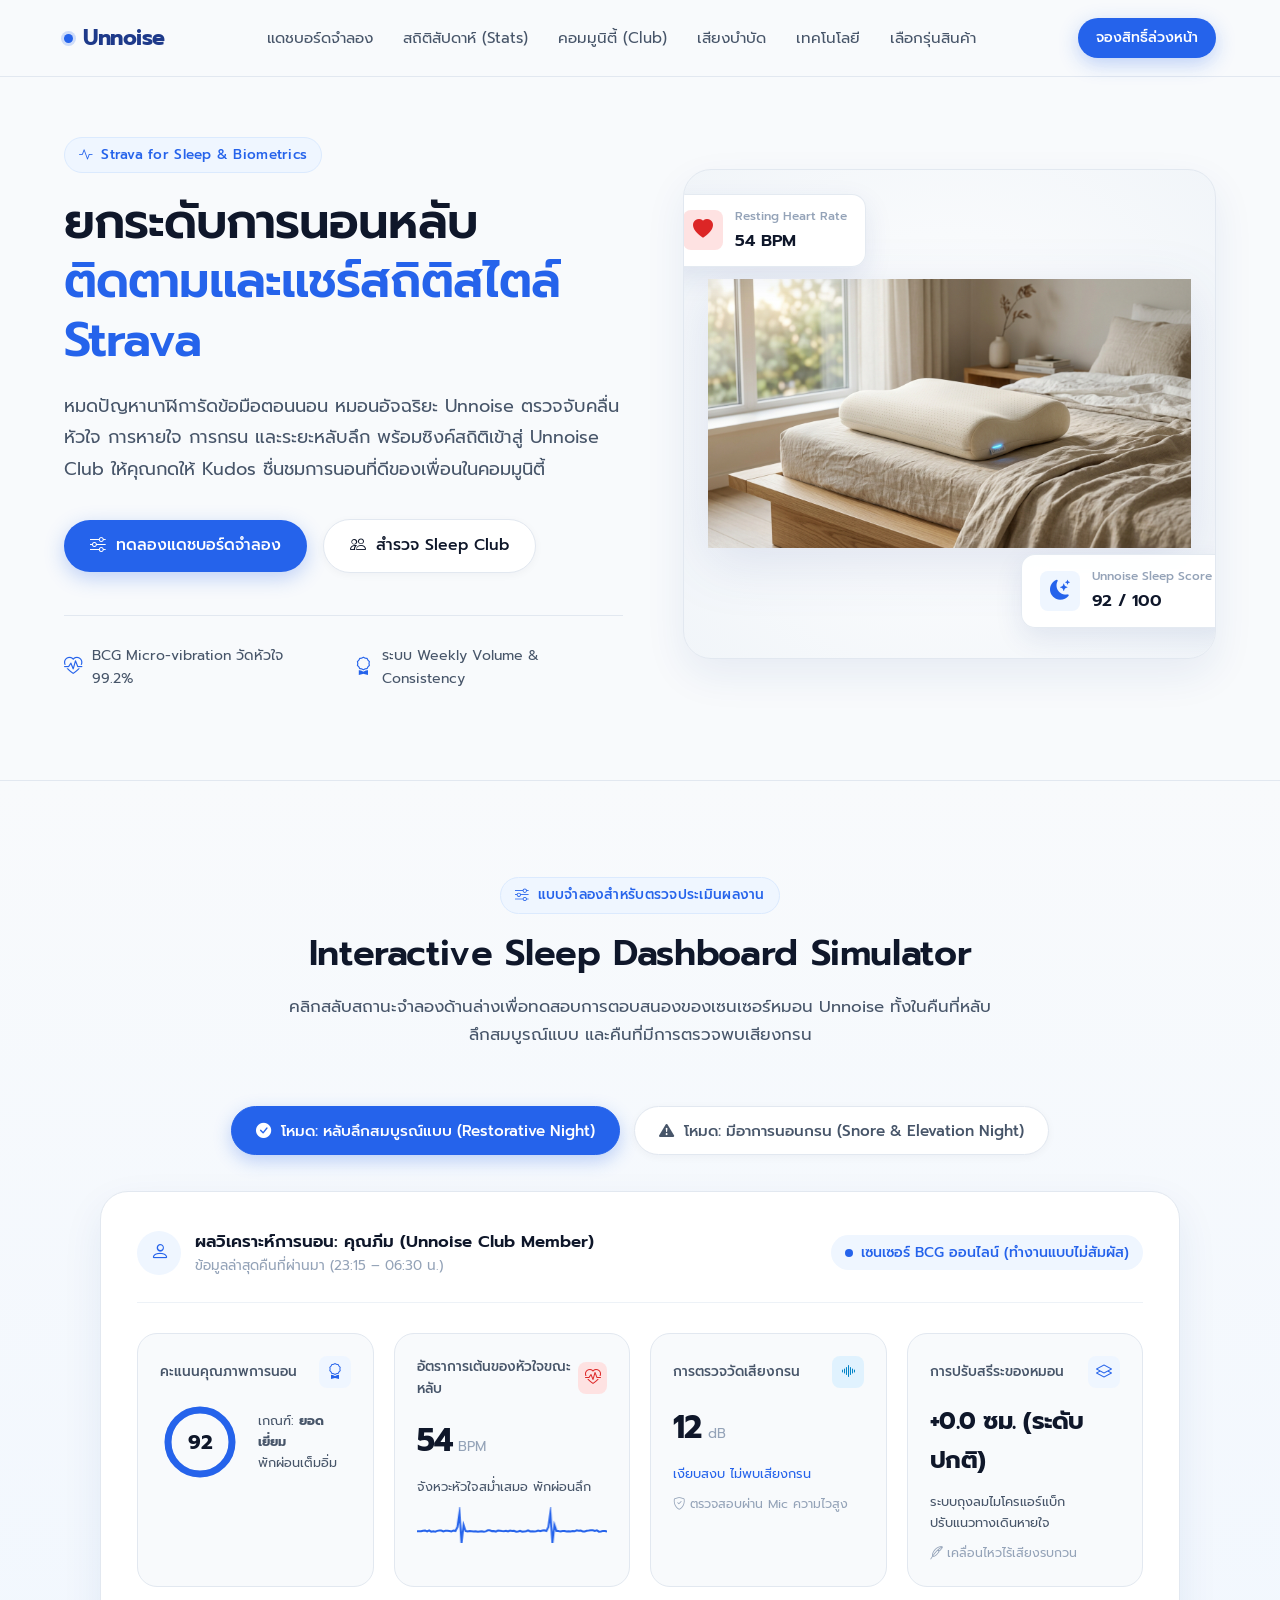
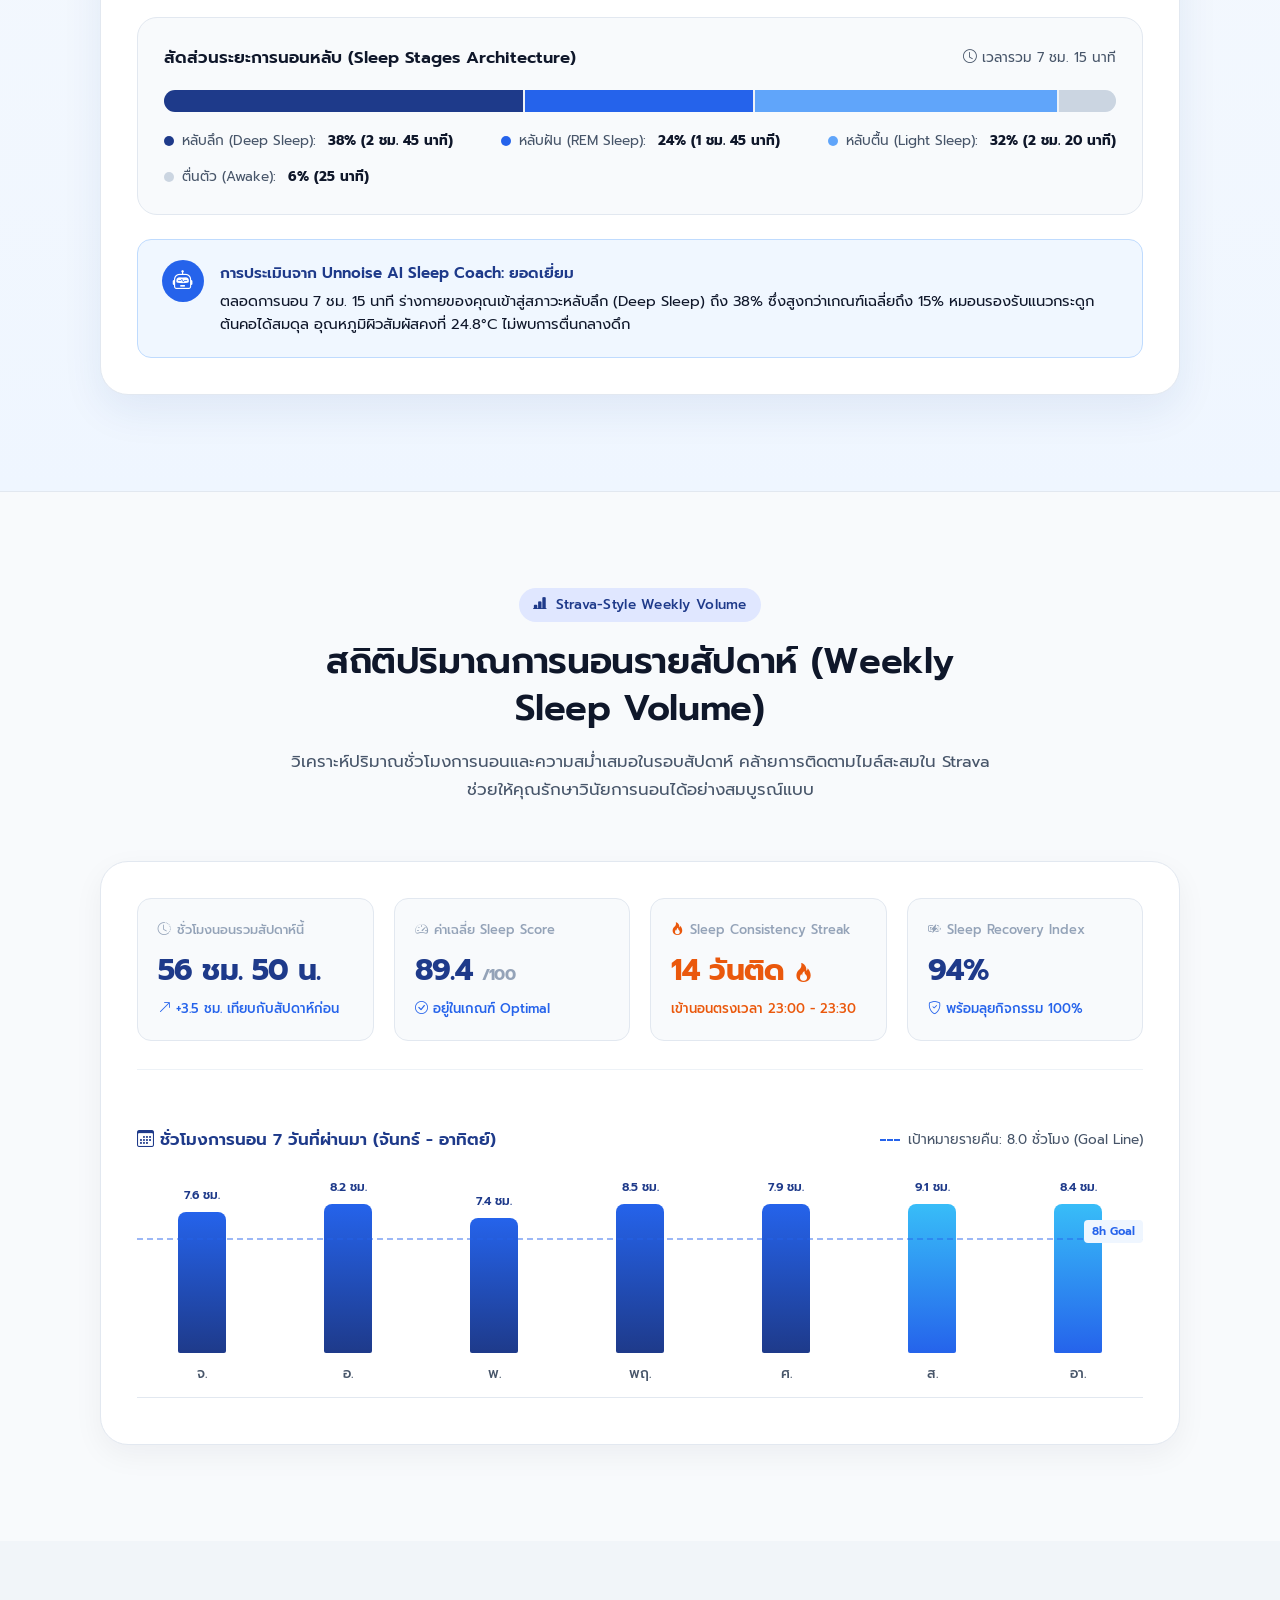
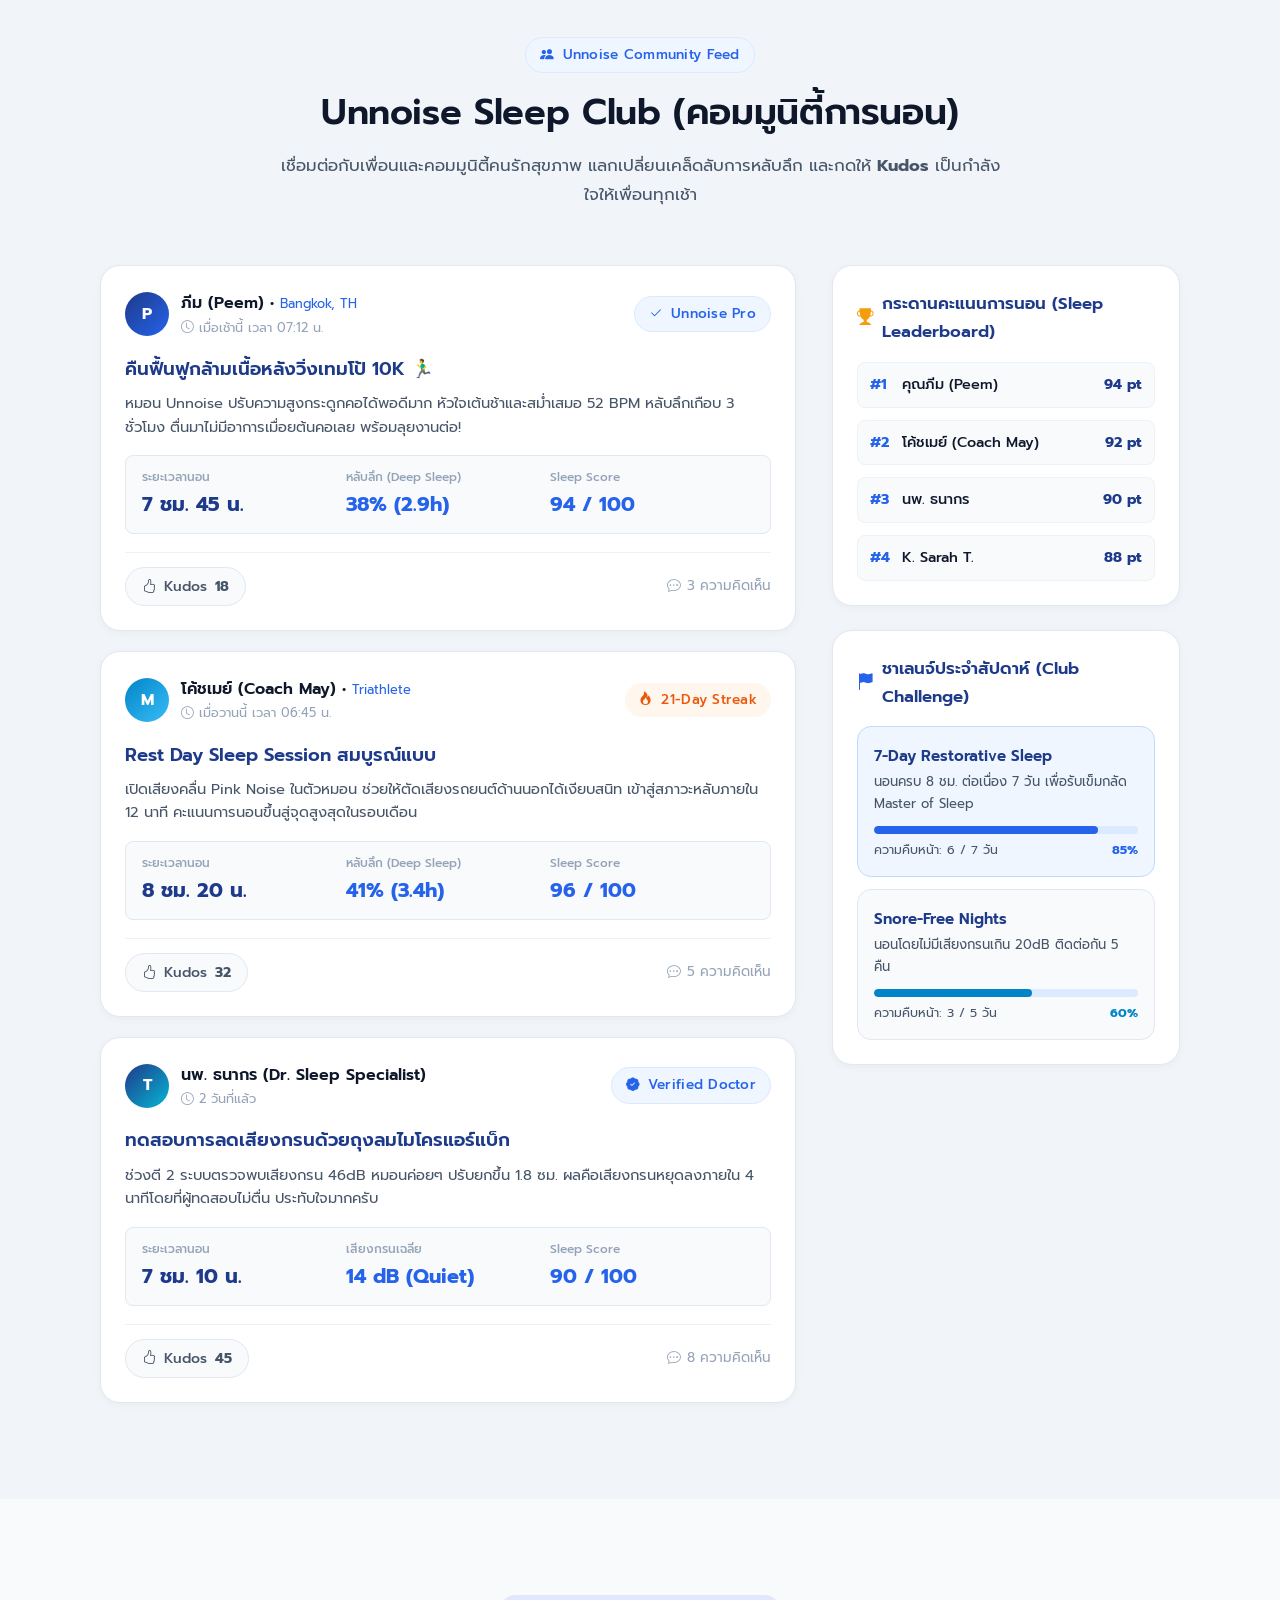
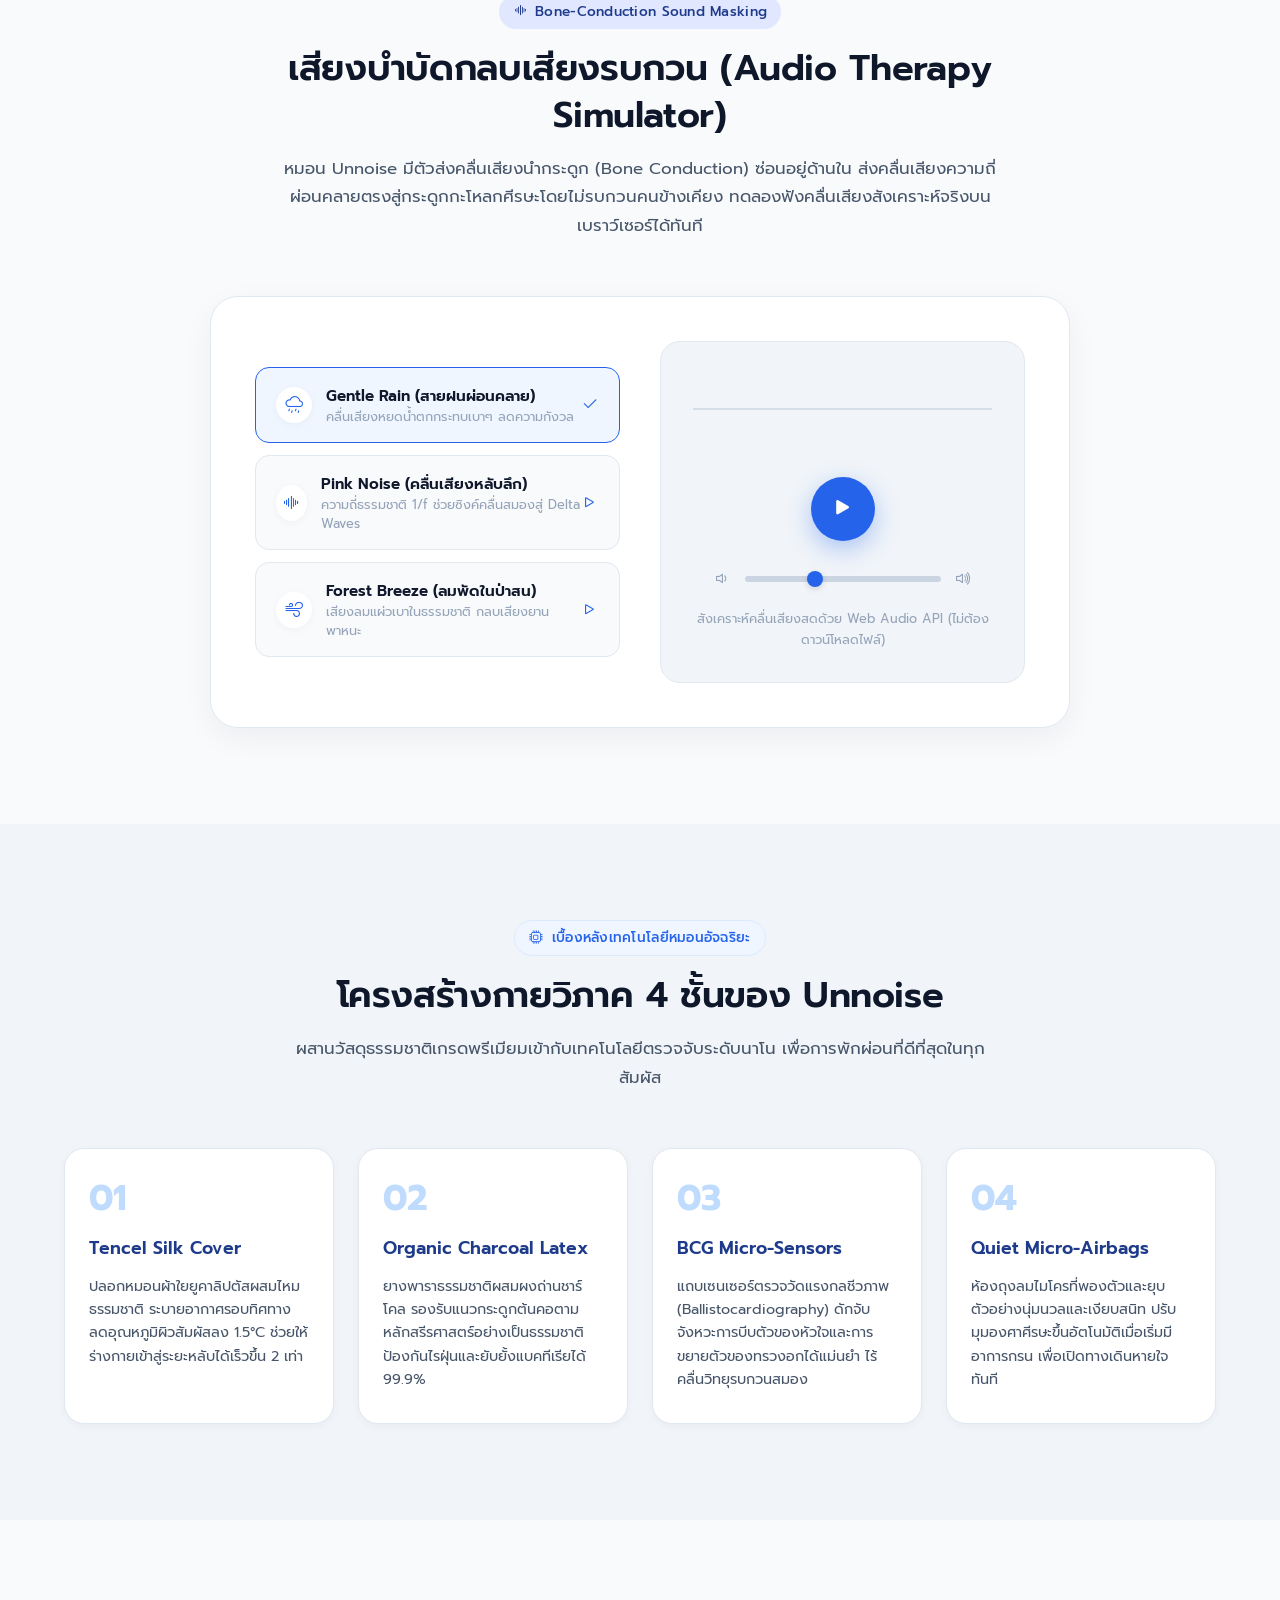
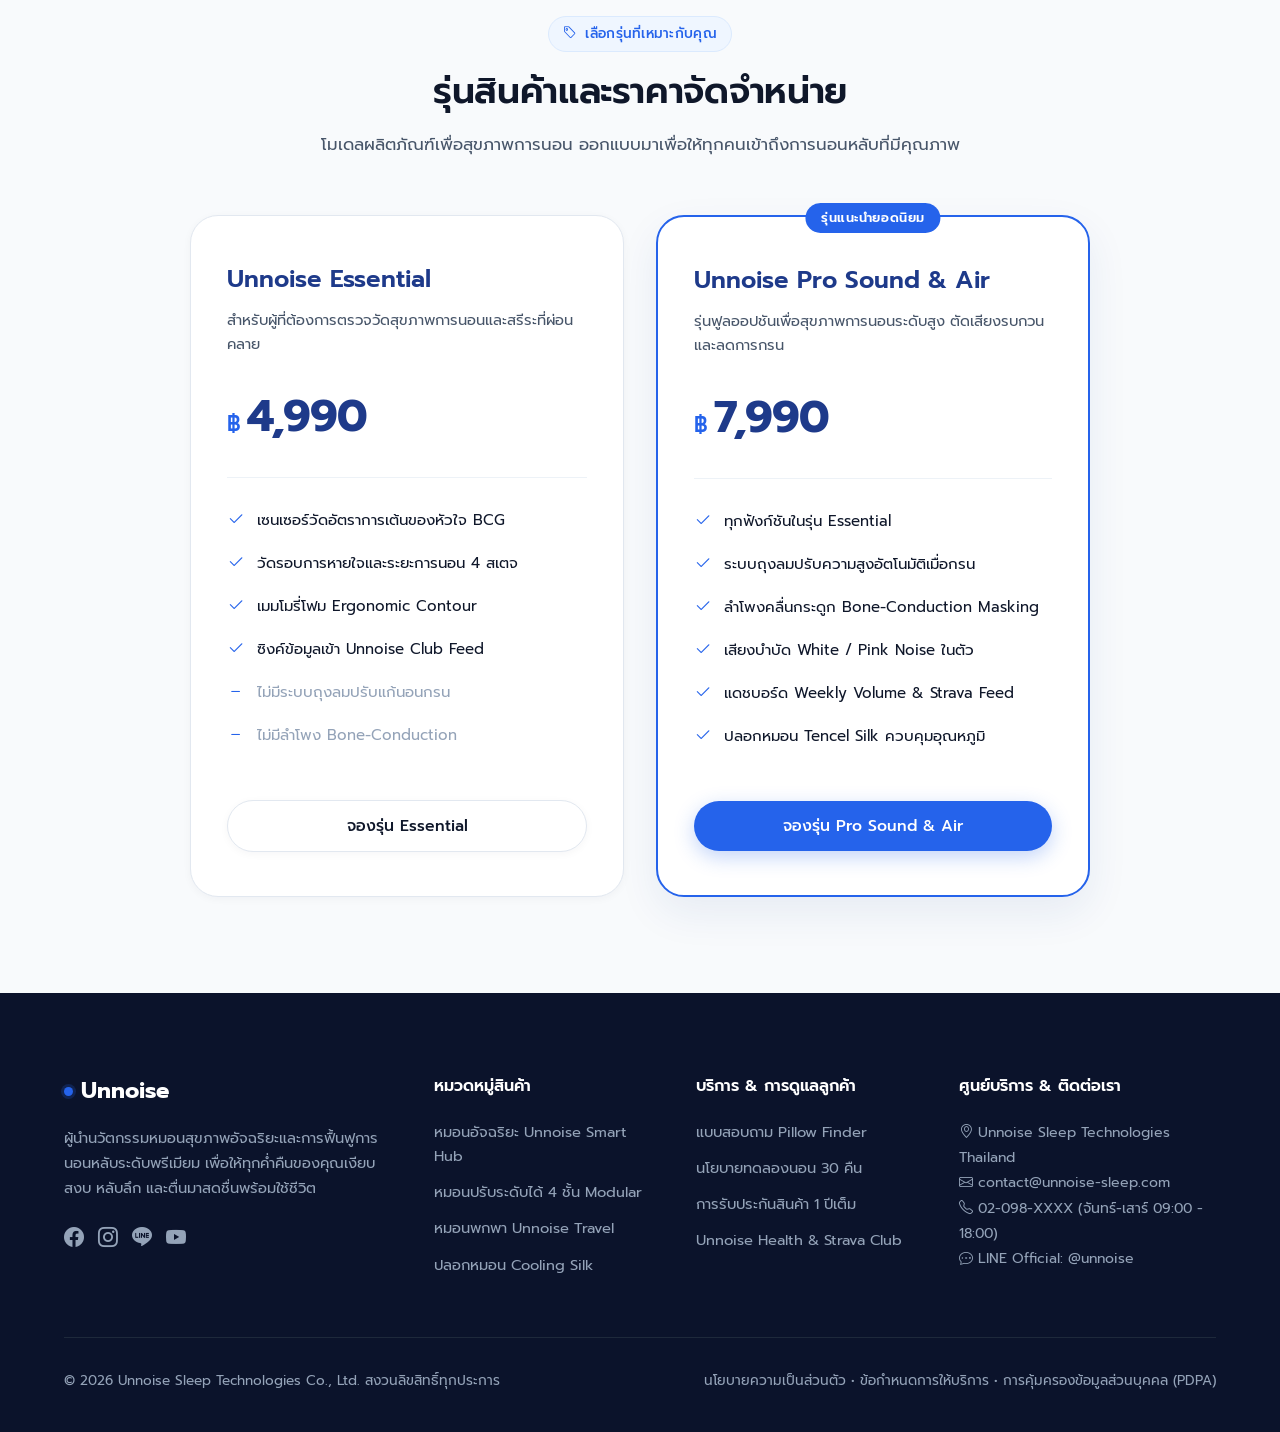
<file: assets/index.html>
<!DOCTYPE html>
<html lang="th">
<head>
  <meta charset="UTF-8">
  <meta name="viewport" content="width=device-width, initial-scale=1.0">
  <title>Unnoise — หมอนสุขภาพอัจฉริยะ & Strava Sleep Community</title>
  <meta name="description" content="Unnoise หมอนสุขภาพอัจฉริยะที่ตรวจวัดชีวสัญญาณการนอนหลับ สถิติรายสัปดาห์สไตล์ Strava และระบบคอมมูนิตี้ให้กำลังใจเพื่อน">
  
  <!-- Google Fonts: Inter & Prompt -->
  <link rel="preconnect" href="https://fonts.googleapis.com">
  <link rel="preconnect" href="https://fonts.gstatic.com" crossorigin>
  <link href="https://fonts.googleapis.com/css2?family=Inter:wght@300;400;500;600;700&family=Prompt:wght@300;400;500;600&display=swap" rel="stylesheet">
  
  <!-- Bootstrap Icons CDN -->
  <link rel="stylesheet" href="https://cdn.jsdelivr.net/npm/bootstrap-icons@1.11.3/font/bootstrap-icons.min.css">
  
  <!-- Custom Design System Stylesheet -->
  <link rel="stylesheet" href="css/style.css">
</head>
<body>

  <!-- ==========================================================================
       Site Header & Navigation
       ========================================================================== -->
  <header class="site-header" id="site-header">
    <div class="container">
      <nav class="nav-wrap">
        <a href="#hero" class="brand-logo" id="brand-logo">
          <span class="brand-dot"></span>
          <span>Unnoise</span>
        </a>

        <ul class="nav-links">
          <li><a href="#simulator" class="nav-link">แดชบอร์ดจำลอง</a></li>
          <li><a href="#weekly-stats" class="nav-link">สถิติสัปดาห์ (Stats)</a></li>
          <li><a href="#community" class="nav-link">คอมมูนิตี้ (Club)</a></li>
          <li><a href="#sound-therapy" class="nav-link">เสียงบำบัด</a></li>
          <li><a href="#technology" class="nav-link">เทคโนโลยี</a></li>
          <li><a href="#pricing" class="nav-link">เลือกรุ่นสินค้า</a></li>
        </ul>

        <div class="nav-actions">
          <a href="#pricing" class="btn btn-primary btn-sm open-order-btn" data-model="pro">จองสิทธิ์ล่วงหน้า</a>
          <button class="mobile-toggle" aria-label="เมนู">
            <i class="bi bi-list"></i>
          </button>
        </div>
      </nav>
    </div>
  </header>

  <main>
    <!-- ==========================================================================
         Hero Section
         ========================================================================== -->
    <section class="section hero" id="hero">
      <div class="container">
        <div class="hero-grid">
          <div class="hero-content">
            <span class="badge badge-blue">
              <i class="bi bi-activity"></i> Strava for Sleep & Biometrics
            </span>
            <h1 class="hero-title">
              ยกระดับการนอนหลับ <span>ติดตามและแชร์สถิติสไตล์ Strava</span>
            </h1>
            <p class="hero-desc">
              หมดปัญหานาฬิการัดข้อมือตอนนอน หมอนอัจฉริยะ Unnoise ตรวจจับคลื่นหัวใจ การหายใจ การกรน และระยะหลับลึก พร้อมซิงค์สถิติเข้าสู่ Unnoise Club ให้คุณกดให้ Kudos ชื่นชมการนอนที่ดีของเพื่อนในคอมมูนิตี้
            </p>

            <div class="hero-cta">
              <a href="#simulator" class="btn btn-primary" id="btn-hero-simulator">
                <i class="bi bi-sliders"></i> ทดลองแดชบอร์ดจำลอง
              </a>
              <a href="#community" class="btn btn-secondary" id="btn-hero-community">
                <i class="bi bi-people"></i> สำรวจ Sleep Club
              </a>
            </div>

            <div class="hero-trust-bar">
              <div class="trust-item">
                <i class="bi bi-heart-pulse"></i>
                <span>BCG Micro-vibration วัดหัวใจ 99.2%</span>
              </div>
              <div class="trust-item">
                <i class="bi bi-award"></i>
                <span>ระบบ Weekly Volume & Consistency</span>
              </div>
            </div>
          </div>

          <div class="hero-visual">
            <div class="hero-img-wrapper">
              <img src="img/unnoise_pillow.jpg" alt="Unnoise Smart Ergonomic Pillow" id="hero-product-img">
              
              <!-- Floating Metric 1: Heart Rate -->
              <div class="floating-pill pill-heart">
                <div class="pill-icon">
                  <i class="bi bi-heart-fill"></i>
                </div>
                <div class="pill-data">
                  <span class="pill-label">Resting Heart Rate</span>
                  <span class="pill-val">54 BPM</span>
                </div>
              </div>

              <!-- Floating Metric 2: Sleep Score -->
              <div class="floating-pill pill-sleep">
                <div class="pill-icon">
                  <i class="bi bi-moon-stars-fill"></i>
                </div>
                <div class="pill-data">
                  <span class="pill-label">Unnoise Sleep Score</span>
                  <span class="pill-val">92 / 100</span>
                </div>
              </div>
            </div>
          </div>
        </div>
      </div>
    </section>

    <!-- ==========================================================================
         Interactive Sleep Dashboard Simulator
         ========================================================================== -->
    <section class="section simulator-section" id="simulator">
      <div class="container">
        <div class="section-header">
          <span class="badge badge-blue">
            <i class="bi bi-sliders"></i> แบบจำลองสำหรับตรวจประเมินผลงาน
          </span>
          <h2 class="section-title">Interactive Sleep Dashboard Simulator</h2>
          <p class="section-desc">
            คลิกสลับสถานะจำลองด้านล่างเพื่อทดสอบการตอบสนองของเซนเซอร์หมอน Unnoise ทั้งในคืนที่หลับลึกสมบูรณ์แบบ และคืนที่มีการตรวจพบเสียงกรน
          </p>
        </div>

        <!-- Mode Toggles -->
        <div class="simulator-controls">
          <button class="mode-btn active" data-mode="restorative" id="btn-mode-restorative">
            <i class="bi bi-check-circle-fill"></i> โหมด: หลับลึกสมบูรณ์แบบ (Restorative Night)
          </button>
          <button class="mode-btn" data-mode="restless" id="btn-mode-restless">
            <i class="bi bi-exclamation-triangle-fill"></i> โหมด: มีอาการนอนกรน (Snore & Elevation Night)
          </button>
        </div>

        <!-- Dashboard Shell -->
        <div class="dashboard-container" id="dashboard-app">
          <div class="dashboard-topbar">
            <div class="dash-user-info">
              <div class="dash-avatar">
                <i class="bi bi-person"></i>
              </div>
              <div>
                <div class="dash-name">ผลวิเคราะห์การนอน: คุณภีม (Unnoise Club Member)</div>
                <div class="dash-date">ข้อมูลล่าสุดคืนที่ผ่านมา (23:15 – 06:30 น.)</div>
              </div>
            </div>

            <div class="dash-status-indicator">
              <span class="pulse-dot"></span>
              <span>เซนเซอร์ BCG ออนไลน์ (ทำงานแบบไม่สัมผัส)</span>
            </div>
          </div>

          <!-- Metrics Row -->
          <div class="metrics-grid">
            <!-- Metric 1: Sleep Score -->
            <div class="metric-card">
              <div class="metric-header">
                <span class="metric-title">คะแนนคุณภาพการนอน</span>
                <div class="metric-icon-wrap" style="background: var(--primary-blue-light); color: var(--primary-blue);">
                  <i class="bi bi-award"></i>
                </div>
              </div>
              <div class="score-card-gauge">
                <div class="score-dial">
                  <svg viewBox="0 0 80 80">
                    <circle class="score-bg" cx="40" cy="40" r="32"></circle>
                    <circle class="score-fill" id="dash-score-circle" cx="40" cy="40" r="32"></circle>
                  </svg>
                  <div class="score-center-text" id="dash-score-num">92</div>
                </div>
                <div class="metric-caption">
                  เกณฑ์: <strong>ยอดเยี่ยม</strong><br>
                  พักผ่อนเต็มอิ่ม
                </div>
              </div>
            </div>

            <!-- Metric 2: Heart Rate Pulse -->
            <div class="metric-card">
              <div class="metric-header">
                <span class="metric-title">อัตราการเต้นของหัวใจขณะหลับ</span>
                <div class="metric-icon-wrap" style="background: #FEE2E2; color: #DC2626;">
                  <i class="bi bi-heart-pulse"></i>
                </div>
              </div>
              <div class="metric-val-wrap">
                <span class="metric-val" id="dash-bpm-val">54</span>
                <span class="metric-unit">BPM</span>
              </div>
              <div class="metric-caption" id="dash-bpm-sub">จังหวะหัวใจสม่ำเสมอ พักผ่อนลึก</div>
              <div class="pulse-canvas-wrap">
                <canvas id="pulse-canvas"></canvas>
              </div>
            </div>

            <!-- Metric 3: Snore Level -->
            <div class="metric-card">
              <div class="metric-header">
                <span class="metric-title">การตรวจวัดเสียงกรน</span>
                <div class="metric-icon-wrap" style="background: var(--accent-sky-light); color: var(--accent-sky);">
                  <i class="bi bi-soundwave"></i>
                </div>
              </div>
              <div class="metric-val-wrap">
                <span class="metric-val" id="dash-snore-val">12</span>
                <span class="metric-unit">dB</span>
              </div>
              <div class="metric-caption" id="dash-snore-sub">เงียบสงบ ไม่พบเสียงกรน</div>
              <div style="font-size: 0.78rem; color: var(--text-light); margin-top: 10px;">
                <i class="bi bi-shield-check"></i> ตรวจสอบผ่าน Mic ความไวสูง
              </div>
            </div>

            <!-- Metric 4: Auto-Elevation Status -->
            <div class="metric-card">
              <div class="metric-header">
                <span class="metric-title">การปรับสรีระของหมอน</span>
                <div class="metric-icon-wrap" style="background: var(--primary-blue-light); color: var(--primary-blue);">
                  <i class="bi bi-layers"></i>
                </div>
              </div>
              <div class="metric-val-wrap">
                <span class="metric-val" style="font-size: 1.5rem;" id="dash-pillow-adj">+0.0 ซม.</span>
              </div>
              <div class="metric-caption">
                ระบบถุงลมไมโครแอร์แบ็ก<br>
                ปรับแนวทางเดินหายใจ
              </div>
              <div style="font-size: 0.78rem; color: var(--text-light); margin-top: 10px;">
                <i class="bi bi-feather"></i> เคลื่อนไหวไร้เสียงรบกวน
              </div>
            </div>
          </div>

          <!-- Sleep Stages Progress Bar -->
          <div class="stages-card">
            <div class="stages-header">
              <span class="stages-title">สัดส่วนระยะการนอนหลับ (Sleep Stages Architecture)</span>
              <span style="font-size: 0.85rem; color: var(--text-muted);"><i class="bi bi-clock"></i> เวลารวม 7 ชม. 15 นาที</span>
            </div>

            <div class="stages-bar">
              <div class="stage-seg seg-deep" id="seg-deep" style="width: 38%;" title="Deep Sleep"></div>
              <div class="stage-seg seg-rem" id="seg-rem" style="width: 24%;" title="REM Sleep"></div>
              <div class="stage-seg seg-light" id="seg-light" style="width: 32%;" title="Light Sleep"></div>
              <div class="stage-seg seg-awake" id="seg-awake" style="width: 6%;" title="Awake"></div>
            </div>

            <div class="stages-legend">
              <div class="legend-item">
                <span class="legend-dot" style="background: var(--primary-navy);"></span>
                <span>หลับลึก (Deep Sleep):</span>
                <strong id="time-deep">38% (2 ชม. 45 นาที)</strong>
              </div>
              <div class="legend-item">
                <span class="legend-dot" style="background: var(--primary-blue);"></span>
                <span>หลับฝัน (REM Sleep):</span>
                <strong id="time-rem">24% (1 ชม. 45 นาที)</strong>
              </div>
              <div class="legend-item">
                <span class="legend-dot" style="background: #60A5FA;"></span>
                <span>หลับตื้น (Light Sleep):</span>
                <strong id="time-light">32% (2 ชม. 20 นาที)</strong>
              </div>
              <div class="legend-item">
                <span class="legend-dot" style="background: #CBD5E1;"></span>
                <span>ตื่นตัว (Awake):</span>
                <strong id="time-awake">6% (25 นาที)</strong>
              </div>
            </div>
          </div>

          <!-- AI Coach Box -->
          <div class="ai-coach-box">
            <div class="coach-icon">
              <i class="bi bi-robot"></i>
            </div>
            <div>
              <div class="coach-title" id="dash-coach-title">การประเมินจาก Unnoise AI Sleep Coach: ยอดเยี่ยม</div>
              <p class="coach-text" id="dash-coach-text">
                ตลอดการนอน 7 ชม. 15 นาที ร่างกายของคุณเข้าสู่สภาวะหลับลึก (Deep Sleep) ถึง 38% ซึ่งสูงกว่าเกณฑ์เฉลี่ยถึง 15% หมอนรองรับแนวกระดูกต้นคอได้สมดุล อุณหภูมิผิวสัมผัสคงที่ 24.8°C ไม่พบการตื่นกลางดึก
              </p>
            </div>
          </div>
        </div>
      </div>
    </section>

    <!-- ==========================================================================
         Strava-Style Weekly Sleep Volume & Consistency Section (NEW)
         ========================================================================== -->
    <section class="section" id="weekly-stats">
      <div class="container">
        <div class="section-header">
          <span class="badge badge-navy">
            <i class="bi bi-bar-chart-line-fill"></i> Strava-Style Weekly Volume
          </span>
          <h2 class="section-title">สถิติปริมาณการนอนรายสัปดาห์ (Weekly Sleep Volume)</h2>
          <p class="section-desc">
            วิเคราะห์ปริมาณชั่วโมงการนอนและความสม่ำเสมอในรอบสัปดาห์ คล้ายการติดตามไมล์สะสมใน Strava ช่วยให้คุณรักษาวินัยการนอนได้อย่างสมบูรณ์แบบ
          </p>
        </div>

        <div class="weekly-stats-container">
          <!-- Stats Summary 4 Boxes -->
          <div class="stats-summary-row">
            <div class="summary-stat-box">
              <div class="stat-label-sm"><i class="bi bi-clock-history"></i> ชั่วโมงนอนรวมสัปดาห์นี้</div>
              <div class="stat-number-lg">56 ชม. 50 น.</div>
              <div class="stat-subtext"><i class="bi bi-arrow-up-right"></i> +3.5 ชม. เทียบกับสัปดาห์ก่อน</div>
            </div>

            <div class="summary-stat-box">
              <div class="stat-label-sm"><i class="bi bi-speedometer2"></i> ค่าเฉลี่ย Sleep Score</div>
              <div class="stat-number-lg">89.4 <span style="font-size: 1rem; color: var(--text-light);">/100</span></div>
              <div class="stat-subtext" style="color: var(--primary-blue);"><i class="bi bi-check-circle"></i> อยู่ในเกณฑ์ Optimal</div>
            </div>

            <div class="summary-stat-box">
              <div class="stat-label-sm"><i class="bi bi-fire" style="color: var(--accent-orange);"></i> Sleep Consistency Streak</div>
              <div class="stat-number-lg" style="color: var(--accent-orange);">14 วันติด <i class="bi bi-fire" style="font-size: 1.2rem;"></i></div>
              <div class="stat-subtext" style="color: var(--accent-orange);">เข้านอนตรงเวลา 23:00 - 23:30</div>
            </div>

            <div class="summary-stat-box">
              <div class="stat-label-sm"><i class="bi bi-battery-charging"></i> Sleep Recovery Index</div>
              <div class="stat-number-lg">94%</div>
              <div class="stat-subtext"><i class="bi bi-shield-check"></i> พร้อมลุยกิจกรรม 100%</div>
            </div>
          </div>

          <!-- Volume Bar Chart -->
          <div class="volume-chart-wrap">
            <div class="chart-header">
              <div style="font-weight: 600; font-size: 1.05rem; color: var(--primary-navy);">
                <i class="bi bi-calendar3"></i> ชั่วโมงการนอน 7 วันที่ผ่านมา (จันทร์ - อาทิตย์)
              </div>
              <div class="target-line-indicator">
                <span class="target-dash"></span>
                <span>เป้าหมายรายคืน: 8.0 ชั่วโมง (Goal Line)</span>
              </div>
            </div>

            <div class="chart-bars-grid">
              <div class="chart-target-line">
                <span class="target-tag">8h Goal</span>
              </div>

              <!-- Mon: 7.6h -->
              <div class="bar-col">
                <span class="bar-val-tooltip">7.6 ชม.</span>
                <div class="chart-bar" style="height: 68%;"></div>
                <span class="bar-label">จ.</span>
              </div>

              <!-- Tue: 8.2h -->
              <div class="bar-col">
                <span class="bar-val-tooltip">8.2 ชม.</span>
                <div class="chart-bar" style="height: 76%;"></div>
                <span class="bar-label">อ.</span>
              </div>

              <!-- Wed: 7.4h -->
              <div class="bar-col">
                <span class="bar-val-tooltip">7.4 ชม.</span>
                <div class="chart-bar" style="height: 65%;"></div>
                <span class="bar-label">พ.</span>
              </div>

              <!-- Thu: 8.5h -->
              <div class="bar-col">
                <span class="bar-val-tooltip">8.5 ชม.</span>
                <div class="chart-bar" style="height: 80%;"></div>
                <span class="bar-label">พฤ.</span>
              </div>

              <!-- Fri: 7.9h -->
              <div class="bar-col">
                <span class="bar-val-tooltip">7.9 ชม.</span>
                <div class="chart-bar" style="height: 72%;"></div>
                <span class="bar-label">ศ.</span>
              </div>

              <!-- Sat: 9.1h -->
              <div class="bar-col">
                <span class="bar-val-tooltip">9.1 ชม.</span>
                <div class="chart-bar weekend" style="height: 90%;"></div>
                <span class="bar-label">ส.</span>
              </div>

              <!-- Sun: 8.4h -->
              <div class="bar-col">
                <span class="bar-val-tooltip">8.4 ชม.</span>
                <div class="chart-bar weekend" style="height: 78%;"></div>
                <span class="bar-label">อา.</span>
              </div>
            </div>
          </div>
        </div>
      </div>
    </section>

    <!-- ==========================================================================
         Strava-Style Unnoise Sleep Club & Activity Feed Section (NEW)
         ========================================================================== -->
    <section class="section section-subtle" id="community">
      <div class="container">
        <div class="section-header">
          <span class="badge badge-blue">
            <i class="bi bi-people-fill"></i> Unnoise Community Feed
          </span>
          <h2 class="section-title">Unnoise Sleep Club (คอมมูนิตี้การนอน)</h2>
          <p class="section-desc">
            เชื่อมต่อกับเพื่อนและคอมมูนิตี้คนรักสุขภาพ แลกเปลี่ยนเคล็ดลับการหลับลึก และกดให้ <strong>Kudos</strong> เป็นกำลังใจให้เพื่อนทุกเช้า
          </p>
        </div>

        <div class="community-grid">
          <!-- Feed Stream (Left Column) -->
          <div class="feed-stream">
            <!-- Feed Card 1: Peem -->
            <div class="activity-card">
              <div class="activity-card-header">
                <div class="activity-user">
                  <div class="user-avatar" style="background: linear-gradient(135deg, #1E3A8A, #2563EB);">
                    P
                  </div>
                  <div>
                    <div class="user-meta-name">ภีม (Peem) &bull; <span style="font-size: 0.8rem; font-weight: normal; color: var(--primary-blue);">Bangkok, TH</span></div>
                    <div class="user-meta-time"><i class="bi bi-clock"></i> เมื่อเช้านี้ เวลา 07:12 น.</div>
                  </div>
                </div>
                <span class="badge badge-blue"><i class="bi bi-check2"></i> Unnoise Pro</span>
              </div>

              <h3 class="activity-title">คืนฟื้นฟูกล้ามเนื้อหลังวิ่งเทมโป้ 10K 🏃‍♂️</h3>
              <p class="activity-note">
                หมอน Unnoise ปรับความสูงกระดูกคอได้พอดีมาก หัวใจเต้นช้าและสม่ำเสมอ 52 BPM หลับลึกเกือบ 3 ชั่วโมง ตื่นมาไม่มีอาการเมื่อยต้นคอเลย พร้อมลุยงานต่อ!
              </p>

              <div class="activity-metrics-strip">
                <div>
                  <div class="activity-metric-unit">ระยะเวลานอน</div>
                  <div class="activity-metric-num">7 ชม. 45 น.</div>
                </div>
                <div>
                  <div class="activity-metric-unit">หลับลึก (Deep Sleep)</div>
                  <div class="activity-metric-num" style="color: var(--primary-blue);">38% (2.9h)</div>
                </div>
                <div>
                  <div class="activity-metric-unit">Sleep Score</div>
                  <div class="activity-metric-num" style="color: var(--primary-blue);">94 / 100</div>
                </div>
              </div>

              <div class="activity-footer">
                <button class="kudos-btn" id="kudos-btn-1">
                  <i class="bi bi-hand-thumbs-up"></i>
                  <span>Kudos</span>
                  <strong class="kudos-count">18</strong>
                </button>
                <div class="comment-count-link">
                  <i class="bi bi-chat-dots"></i> 3 ความคิดเห็น
                </div>
              </div>
            </div>

            <!-- Feed Card 2: Coach May -->
            <div class="activity-card">
              <div class="activity-card-header">
                <div class="activity-user">
                  <div class="user-avatar" style="background: linear-gradient(135deg, #0284C7, #38BDF8);">
                    M
                  </div>
                  <div>
                    <div class="user-meta-name">โค้ชเมย์ (Coach May) &bull; <span style="font-size: 0.8rem; font-weight: normal; color: var(--primary-blue);">Triathlete</span></div>
                    <div class="user-meta-time"><i class="bi bi-clock"></i> เมื่อวานนี้ เวลา 06:45 น.</div>
                  </div>
                </div>
                <span class="badge badge-orange"><i class="bi bi-fire"></i> 21-Day Streak</span>
              </div>

              <h3 class="activity-title">Rest Day Sleep Session สมบูรณ์แบบ</h3>
              <p class="activity-note">
                เปิดเสียงคลื่น Pink Noise ในตัวหมอน ช่วยให้ตัดเสียงรถยนต์ด้านนอกได้เงียบสนิท เข้าสู่สภาวะหลับภายใน 12 นาที คะแนนการนอนขึ้นสู่จุดสูงสุดในรอบเดือน
              </p>

              <div class="activity-metrics-strip">
                <div>
                  <div class="activity-metric-unit">ระยะเวลานอน</div>
                  <div class="activity-metric-num">8 ชม. 20 น.</div>
                </div>
                <div>
                  <div class="activity-metric-unit">หลับลึก (Deep Sleep)</div>
                  <div class="activity-metric-num" style="color: var(--primary-blue);">41% (3.4h)</div>
                </div>
                <div>
                  <div class="activity-metric-unit">Sleep Score</div>
                  <div class="activity-metric-num" style="color: var(--primary-blue);">96 / 100</div>
                </div>
              </div>

              <div class="activity-footer">
                <button class="kudos-btn" id="kudos-btn-2">
                  <i class="bi bi-hand-thumbs-up"></i>
                  <span>Kudos</span>
                  <strong class="kudos-count">32</strong>
                </button>
                <div class="comment-count-link">
                  <i class="bi bi-chat-dots"></i> 5 ความคิดเห็น
                </div>
              </div>
            </div>

            <!-- Feed Card 3: Dr. Tanakorn -->
            <div class="activity-card">
              <div class="activity-card-header">
                <div class="activity-user">
                  <div class="user-avatar" style="background: linear-gradient(135deg, #1E3A8A, #06B6D4);">
                    T
                  </div>
                  <div>
                    <div class="user-meta-name">นพ. ธนากร (Dr. Sleep Specialist)</div>
                    <div class="user-meta-time"><i class="bi bi-clock"></i> 2 วันที่แล้ว</div>
                  </div>
                </div>
                <span class="badge badge-blue"><i class="bi bi-patch-check-fill"></i> Verified Doctor</span>
              </div>

              <h3 class="activity-title">ทดสอบการลดเสียงกรนด้วยถุงลมไมโครแอร์แบ็ก</h3>
              <p class="activity-note">
                ช่วงตี 2 ระบบตรวจพบเสียงกรน 46dB หมอนค่อยๆ ปรับยกขึ้น 1.8 ซม. ผลคือเสียงกรนหยุดลงภายใน 4 นาทีโดยที่ผู้ทดสอบไม่ตื่น ประทับใจมากครับ
              </p>

              <div class="activity-metrics-strip">
                <div>
                  <div class="activity-metric-unit">ระยะเวลานอน</div>
                  <div class="activity-metric-num">7 ชม. 10 น.</div>
                </div>
                <div>
                  <div class="activity-metric-unit">เสียงกรนเฉลี่ย</div>
                  <div class="activity-metric-num" style="color: var(--primary-blue);">14 dB (Quiet)</div>
                </div>
                <div>
                  <div class="activity-metric-unit">Sleep Score</div>
                  <div class="activity-metric-num" style="color: var(--primary-blue);">90 / 100</div>
                </div>
              </div>

              <div class="activity-footer">
                <button class="kudos-btn" id="kudos-btn-3">
                  <i class="bi bi-hand-thumbs-up"></i>
                  <span>Kudos</span>
                  <strong class="kudos-count">45</strong>
                </button>
                <div class="comment-count-link">
                  <i class="bi bi-chat-dots"></i> 8 ความคิดเห็น
                </div>
              </div>
            </div>
          </div>

          <!-- Sidebar (Right Column) -->
          <div class="community-sidebar">
            <!-- Monthly Sleep Leaderboard -->
            <div class="sidebar-box">
              <div class="sidebar-box-title">
                <i class="bi bi-trophy-fill" style="color: #F59E0B;"></i> กระดานคะแนนการนอน (Sleep Leaderboard)
              </div>
              <ul class="leaderboard-list">
                <li class="leaderboard-row">
                  <span class="leader-rank">#1</span>
                  <span class="leader-name">คุณภีม (Peem)</span>
                  <span class="leader-score">94 pt</span>
                </li>
                <li class="leaderboard-row">
                  <span class="leader-rank">#2</span>
                  <span class="leader-name">โค้ชเมย์ (Coach May)</span>
                  <span class="leader-score">92 pt</span>
                </li>
                <li class="leaderboard-row">
                  <span class="leader-rank">#3</span>
                  <span class="leader-name">นพ. ธนากร</span>
                  <span class="leader-score">90 pt</span>
                </li>
                <li class="leaderboard-row">
                  <span class="leader-rank">#4</span>
                  <span class="leader-name">K. Sarah T.</span>
                  <span class="leader-score">88 pt</span>
                </li>
              </ul>
            </div>

            <!-- Group Challenges -->
            <div class="sidebar-box">
              <div class="sidebar-box-title">
                <i class="bi bi-flag-fill" style="color: var(--primary-blue);"></i> ชาเลนจ์ประจำสัปดาห์ (Club Challenge)
              </div>

              <div class="challenge-item">
                <div class="challenge-name">7-Day Restorative Sleep</div>
                <div class="challenge-desc">นอนครบ 8 ชม. ต่อเนื่อง 7 วัน เพื่อรับเข็มกลัด Master of Sleep</div>
                <div class="challenge-prog-bar">
                  <div class="challenge-prog-fill" style="width: 85%;"></div>
                </div>
                <div style="font-size: 0.78rem; display: flex; justify-content: space-between; color: var(--text-muted);">
                  <span>ความคืบหน้า: 6 / 7 วัน</span>
                  <strong style="color: var(--primary-blue);">85%</strong>
                </div>
              </div>

              <div class="challenge-item" style="background: var(--bg-main); border-color: var(--border-color);">
                <div class="challenge-name">Snore-Free Nights</div>
                <div class="challenge-desc">นอนโดยไม่มีเสียงกรนเกิน 20dB ติดต่อกัน 5 คืน</div>
                <div class="challenge-prog-bar">
                  <div class="challenge-prog-fill" style="width: 60%; background: var(--accent-sky);"></div>
                </div>
                <div style="font-size: 0.78rem; display: flex; justify-content: space-between; color: var(--text-muted);">
                  <span>ความคืบหน้า: 3 / 5 วัน</span>
                  <strong style="color: var(--accent-sky);">60%</strong>
                </div>
              </div>
            </div>
          </div>
        </div>
      </div>
    </section>

    <!-- ==========================================================================
         Sound Therapy / White Noise Simulator
         ========================================================================== -->
    <section class="section" id="sound-therapy">
      <div class="container">
        <div class="section-header">
          <span class="badge badge-navy">
            <i class="bi bi-soundwave"></i> Bone-Conduction Sound Masking
          </span>
          <h2 class="section-title">เสียงบำบัดกลบเสียงรบกวน (Audio Therapy Simulator)</h2>
          <p class="section-desc">
            หมอน Unnoise มีตัวส่งคลื่นเสียงนำกระดูก (Bone Conduction) ซ่อนอยู่ด้านใน ส่งคลื่นเสียงความถี่ผ่อนคลายตรงสู่กระดูกกะโหลกศีรษะโดยไม่รบกวนคนข้างเคียง ทดลองฟังคลื่นเสียงสังเคราะห์จริงบนเบราว์เซอร์ได้ทันที
          </p>
        </div>

        <div class="sound-box">
          <div class="sound-grid">
            <div class="sound-presets">
              <button class="sound-btn active" data-sound="rain" id="btn-sound-rain">
                <div class="sound-info">
                  <div class="sound-icon"><i class="bi bi-cloud-drizzle"></i></div>
                  <div>
                    <div class="sound-name">Gentle Rain (สายฝนผ่อนคลาย)</div>
                    <div class="sound-desc-sm">คลื่นเสียงหยดน้ำตกกระทบเบาๆ ลดความกังวล</div>
                  </div>
                </div>
                <div class="sound-state-icon"><i class="bi bi-check2"></i></div>
              </button>

              <button class="sound-btn" data-sound="pink" id="btn-sound-pink">
                <div class="sound-info">
                  <div class="sound-icon"><i class="bi bi-soundwave"></i></div>
                  <div>
                    <div class="sound-name">Pink Noise (คลื่นเสียงหลับลึก)</div>
                    <div class="sound-desc-sm">ความถี่ธรรมชาติ 1/f ช่วยซิงค์คลื่นสมองสู่ Delta Waves</div>
                  </div>
                </div>
                <div class="sound-state-icon"><i class="bi bi-play"></i></div>
              </button>

              <button class="sound-btn" data-sound="breeze" id="btn-sound-breeze">
                <div class="sound-info">
                  <div class="sound-icon"><i class="bi bi-wind"></i></div>
                  <div>
                    <div class="sound-name">Forest Breeze (ลมพัดในป่าสน)</div>
                    <div class="sound-desc-sm">เสียงลมแผ่วเบาในธรรมชาติ กลบเสียงยานพาหนะ</div>
                  </div>
                </div>
                <div class="sound-state-icon"><i class="bi bi-play"></i></div>
              </button>
            </div>

            <div class="sound-player-center">
              <div class="sound-wave-canvas-wrap">
                <canvas id="sound-wave-canvas" class="sound-wave-canvas"></canvas>
              </div>

              <div>
                <button class="play-toggle-btn" id="sound-play-btn" aria-label="เล่นหรือหยุดเสียง">
                  <i class="bi bi-play-fill"></i>
                </button>
              </div>

              <div class="volume-control">
                <i class="bi bi-volume-down"></i>
                <input type="range" class="volume-slider" id="volume-slider" min="0" max="1" step="0.05" value="0.35" aria-label="ระดับเสียง">
                <i class="bi bi-volume-up"></i>
              </div>
              <div style="font-size: 0.8rem; color: var(--text-light); margin-top: 14px;">
                สังเคราะห์คลื่นเสียงสดด้วย Web Audio API (ไม่ต้องดาวน์โหลดไฟล์)
              </div>
            </div>
          </div>
        </div>
      </div>
    </section>

    <!-- ==========================================================================
         Technology & Anatomical Layers Breakdown
         ========================================================================== -->
    <section class="section section-subtle" id="technology">
      <div class="container">
        <div class="section-header">
          <span class="badge badge-blue">
            <i class="bi bi-cpu"></i> เบื้องหลังเทคโนโลยีหมอนอัจฉริยะ
          </span>
          <h2 class="section-title">โครงสร้างกายวิภาค 4 ชั้นของ Unnoise</h2>
          <p class="section-desc">
            ผสานวัสดุธรรมชาติเกรดพรีเมียมเข้ากับเทคโนโลยีตรวจจับระดับนาโน เพื่อการพักผ่อนที่ดีที่สุดในทุกสัมผัส
          </p>
        </div>

        <div class="layer-grid">
          <div class="layer-card">
            <div class="layer-number">01</div>
            <h3 class="layer-title">Tencel Silk Cover</h3>
            <p class="layer-desc">
              ปลอกหมอนผ้าใยยูคาลิปตัสผสมไหมธรรมชาติ ระบายอากาศรอบทิศทาง ลดอุณหภูมิผิวสัมผัสลง 1.5°C ช่วยให้ร่างกายเข้าสู่ระยะหลับได้เร็วขึ้น 2 เท่า
            </p>
          </div>

          <div class="layer-card">
            <div class="layer-number">02</div>
            <h3 class="layer-title">Organic Charcoal Latex</h3>
            <p class="layer-desc">
              ยางพาราธรรมชาติผสมผงถ่านชาร์โคล รองรับแนวกระดูกต้นคอตามหลักสรีรศาสตร์อย่างเป็นธรรมชาติ ป้องกันไรฝุ่นและยับยั้งแบคทีเรียได้ 99.9%
            </p>
          </div>

          <div class="layer-card">
            <div class="layer-number">03</div>
            <h3 class="layer-title">BCG Micro-Sensors</h3>
            <p class="layer-desc">
              แถบเซนเซอร์ตรวจวัดแรงกลชีวภาพ (Ballistocardiography) ดักจับจังหวะการบีบตัวของหัวใจและการขยายตัวของทรวงอกได้แม่นยำ ไร้คลื่นวิทยุรบกวนสมอง
            </p>
          </div>

          <div class="layer-card">
            <div class="layer-number">04</div>
            <h3 class="layer-title">Quiet Micro-Airbags</h3>
            <p class="layer-desc">
              ห้องถุงลมไมโครที่พองตัวและยุบตัวอย่างนุ่มนวลและเงียบสนิท ปรับมุมองศาศีรษะขึ้นอัตโนมัติเมื่อเริ่มมีอาการกรน เพื่อเปิดทางเดินหายใจทันที
            </p>
          </div>
        </div>
      </div>
    </section>

    <!-- ==========================================================================
         Product Models & Pricing
         ========================================================================== -->
    <section class="section" id="pricing">
      <div class="container">
        <div class="section-header">
          <span class="badge badge-blue">
            <i class="bi bi-tag"></i> เลือกรุ่นที่เหมาะกับคุณ
          </span>
          <h2 class="section-title">รุ่นสินค้าและราคาจัดจำหน่าย</h2>
          <p class="section-desc">
            โมเดลผลิตภัณฑ์เพื่อสุขภาพการนอน ออกแบบมาเพื่อให้ทุกคนเข้าถึงการนอนหลับที่มีคุณภาพ
          </p>
        </div>

        <div class="pricing-grid">
          <!-- Model 1: Essential -->
          <div class="pricing-card">
            <h3 class="price-title">Unnoise Essential</h3>
            <p class="price-desc">สำหรับผู้ที่ต้องการตรวจวัดสุขภาพการนอนและสรีระที่ผ่อนคลาย</p>
            <div class="price-val-wrap">
              <span class="price-currency">฿</span>
              <span class="price-amount">4,990</span>
            </div>

            <ul class="price-features">
              <li class="price-feature-item"><i class="bi bi-check2"></i> เซนเซอร์วัดอัตราการเต้นของหัวใจ BCG</li>
              <li class="price-feature-item"><i class="bi bi-check2"></i> วัดรอบการหายใจและระยะการนอน 4 สเตจ</li>
              <li class="price-feature-item"><i class="bi bi-check2"></i> เมมโมรี่โฟม Ergonomic Contour</li>
              <li class="price-feature-item"><i class="bi bi-check2"></i> ซิงค์ข้อมูลเข้า Unnoise Club Feed</li>
              <li class="price-feature-item" style="color: var(--text-light);"><i class="bi bi-dash"></i> ไม่มีระบบถุงลมปรับแก้นอนกรน</li>
              <li class="price-feature-item" style="color: var(--text-light);"><i class="bi bi-dash"></i> ไม่มีลำโพง Bone-Conduction</li>
            </ul>

            <button class="btn btn-secondary open-order-btn" data-model="essential" id="btn-order-essential">
              จองรุ่น Essential
            </button>
          </div>

          <!-- Model 2: Pro Acoustic -->
          <div class="pricing-card featured">
            <div class="popular-tag">รุ่นแนะนำยอดนิยม</div>
            <h3 class="price-title">Unnoise Pro Sound & Air</h3>
            <p class="price-desc">รุ่นฟูลออปชันเพื่อสุขภาพการนอนระดับสูง ตัดเสียงรบกวนและลดการกรน</p>
            <div class="price-val-wrap">
              <span class="price-currency">฿</span>
              <span class="price-amount">7,990</span>
            </div>

            <ul class="price-features">
              <li class="price-feature-item"><i class="bi bi-check2"></i> ทุกฟังก์ชันในรุ่น Essential</li>
              <li class="price-feature-item"><i class="bi bi-check2"></i> ระบบถุงลมปรับความสูงอัตโนมัติเมื่อกรน</li>
              <li class="price-feature-item"><i class="bi bi-check2"></i> ลำโพงคลื่นกระดูก Bone-Conduction Masking</li>
              <li class="price-feature-item"><i class="bi bi-check2"></i> เสียงบำบัด White / Pink Noise ในตัว</li>
              <li class="price-feature-item"><i class="bi bi-check2"></i> แดชบอร์ด Weekly Volume & Strava Feed</li>
              <li class="price-feature-item"><i class="bi bi-check2"></i> ปลอกหมอน Tencel Silk ควบคุมอุณหภูมิ</li>
            </ul>

            <button class="btn btn-primary open-order-btn" data-model="pro" id="btn-order-pro">
              จองรุ่น Pro Sound & Air
            </button>
          </div>
        </div>
      </div>
    </section>
  </main>

  <!-- ==========================================================================
       Pre-order / Reservation Modal
       ========================================================================== -->
  <div class="modal-overlay" id="preorder-modal" role="dialog" aria-modal="true">
    <div class="modal-content">
      <button class="modal-close-btn" id="modal-close-btn" aria-label="ปิดหน้าต่าง">
        <i class="bi bi-x-lg"></i>
      </button>

      <h3 class="modal-title">แบบฟอร์มจำลองการสั่งจอง</h3>
      <p class="modal-desc">โมเดลระบบสั่งซื้อล่วงหน้า สำหรับนำเสนอโครงงานต่ออาจารย์</p>

      <form id="preorder-form">
        <div class="form-group">
          <label class="form-label" for="order-model">เลือกรุ่นสินค้า</label>
          <select class="form-select" id="order-model">
            <option value="pro">Unnoise Pro Sound & Air (฿7,990)</option>
            <option value="essential">Unnoise Essential (฿4,990)</option>
          </select>
        </div>

        <div class="form-group">
          <label class="form-label" for="order-firmness">ระดับความแน่นของหมอน</label>
          <select class="form-select" id="order-firmness">
            <option value="medium">ความแน่นปานกลาง (Medium Ergonomic - แนะนำ)</option>
            <option value="soft">นุ่มละมุน คลายกล้ามเนื้อ (Soft Touch)</option>
            <option value="firm">แน่นกระชับ รองรับคอพิเศษ (Firm Support)</option>
          </select>
        </div>

        <div class="form-group">
          <label class="form-label" for="order-name">ชื่อผู้สั่งจอง (สำหรับทดสอบ)</label>
          <input type="text" class="form-input" id="order-name" placeholder="เช่น อาจารย์ หรือชื่อผู้ทดสอบ" value="อาจารย์ผู้ตรวจประเมิน" required>
        </div>

        <div class="order-summary-box">
          <div class="summary-row">
            <span>รุ่นที่เลือก:</span>
            <span id="summary-model">Unnoise Pro Sound & Air</span>
          </div>
          <div class="summary-row">
            <span>ค่าจัดส่ง:</span>
            <span style="color: var(--primary-blue);">ฟรี (Special Offer)</span>
          </div>
          <div class="summary-row summary-total">
            <span>ยอดชำระจำลอง:</span>
            <span id="summary-price" style="color: var(--primary-navy);">฿7,990</span>
          </div>
        </div>

        <button type="submit" class="btn btn-primary" style="width: 100%;">
          <i class="bi bi-bag-check"></i> ยืนยันการส่งข้อมูลแบบจำลอง
        </button>
      </form>
    </div>
  </div>

  <!-- ==========================================================================
       Commercial Clean Footer (นำข้อมูลเอกสารโครงงานออก 100%)
       ========================================================================== -->
  <footer class="site-footer">
    <div class="container">
      <div class="footer-grid">
        <div>
          <div class="footer-brand-title">
            <span class="brand-dot"></span> Unnoise
          </div>
          <p class="footer-desc">
            ผู้นำนวัตกรรมหมอนสุขภาพอัจฉริยะและการฟื้นฟูการนอนหลับระดับพรีเมียม เพื่อให้ทุกค่ำคืนของคุณเงียบสงบ หลับลึก และตื่นมาสดชื่นพร้อมใช้ชีวิต
          </p>
          <div style="display: flex; gap: 14px; font-size: 1.25rem;">
            <a href="#" aria-label="Facebook" style="color: #94A3B8;"><i class="bi bi-facebook"></i></a>
            <a href="#" aria-label="Instagram" style="color: #94A3B8;"><i class="bi bi-instagram"></i></a>
            <a href="#" aria-label="LINE" style="color: #94A3B8;"><i class="bi bi-line"></i></a>
            <a href="#" aria-label="YouTube" style="color: #94A3B8;"><i class="bi bi-youtube"></i></a>
          </div>
        </div>

        <div>
          <div class="footer-heading">หมวดหมู่สินค้า</div>
          <ul class="footer-links">
            <li><a href="../shop.html">หมอนอัจฉริยะ Unnoise Smart Hub</a></li>
            <li><a href="../shop.html">หมอนปรับระดับได้ 4 ชั้น Modular</a></li>
            <li><a href="../shop.html">หมอนพกพา Unnoise Travel</a></li>
            <li><a href="../shop.html">ปลอกหมอน Cooling Silk</a></li>
          </ul>
        </div>

        <div>
          <div class="footer-heading">บริการ & การดูแลลูกค้า</div>
          <ul class="footer-links">
            <li><a href="../shop.html#quiz">แบบสอบถาม Pillow Finder</a></li>
            <li><a href="../index.html">นโยบายทดลองนอน 30 คืน</a></li>
            <li><a href="../index.html">การรับประกันสินค้า 1 ปีเต็ม</a></li>
            <li><a href="../index.html#weekly-stats">Unnoise Health & Strava Club</a></li>
          </ul>
        </div>

        <div>
          <div class="footer-heading">ศูนย์บริการ & ติดต่อเรา</div>
          <p style="font-size: 0.88rem; line-height: 1.8; color: #94A3B8;">
            <i class="bi bi-geo-alt"></i> Unnoise Sleep Technologies Thailand<br>
            <i class="bi bi-envelope"></i> contact@unnoise-sleep.com<br>
            <i class="bi bi-telephone"></i> 02-098-XXXX (จันทร์-เสาร์ 09:00 - 18:00)<br>
            <i class="bi bi-chat-dots"></i> LINE Official: @unnoise
          </p>
        </div>
      </div>

      <div class="footer-bottom">
        <div>&copy; 2026 Unnoise Sleep Technologies Co., Ltd. สงวนลิขสิทธิ์ทุกประการ</div>
        <div>นโยบายความเป็นส่วนตัว &bull; ข้อกำหนดการให้บริการ &bull; การคุ้มครองข้อมูลส่วนบุคคล (PDPA)</div>
      </div>
    </div>
  </footer>

  <!-- App Script -->
  <script src="js/app.js"></script>
</body>
</html>
</file>
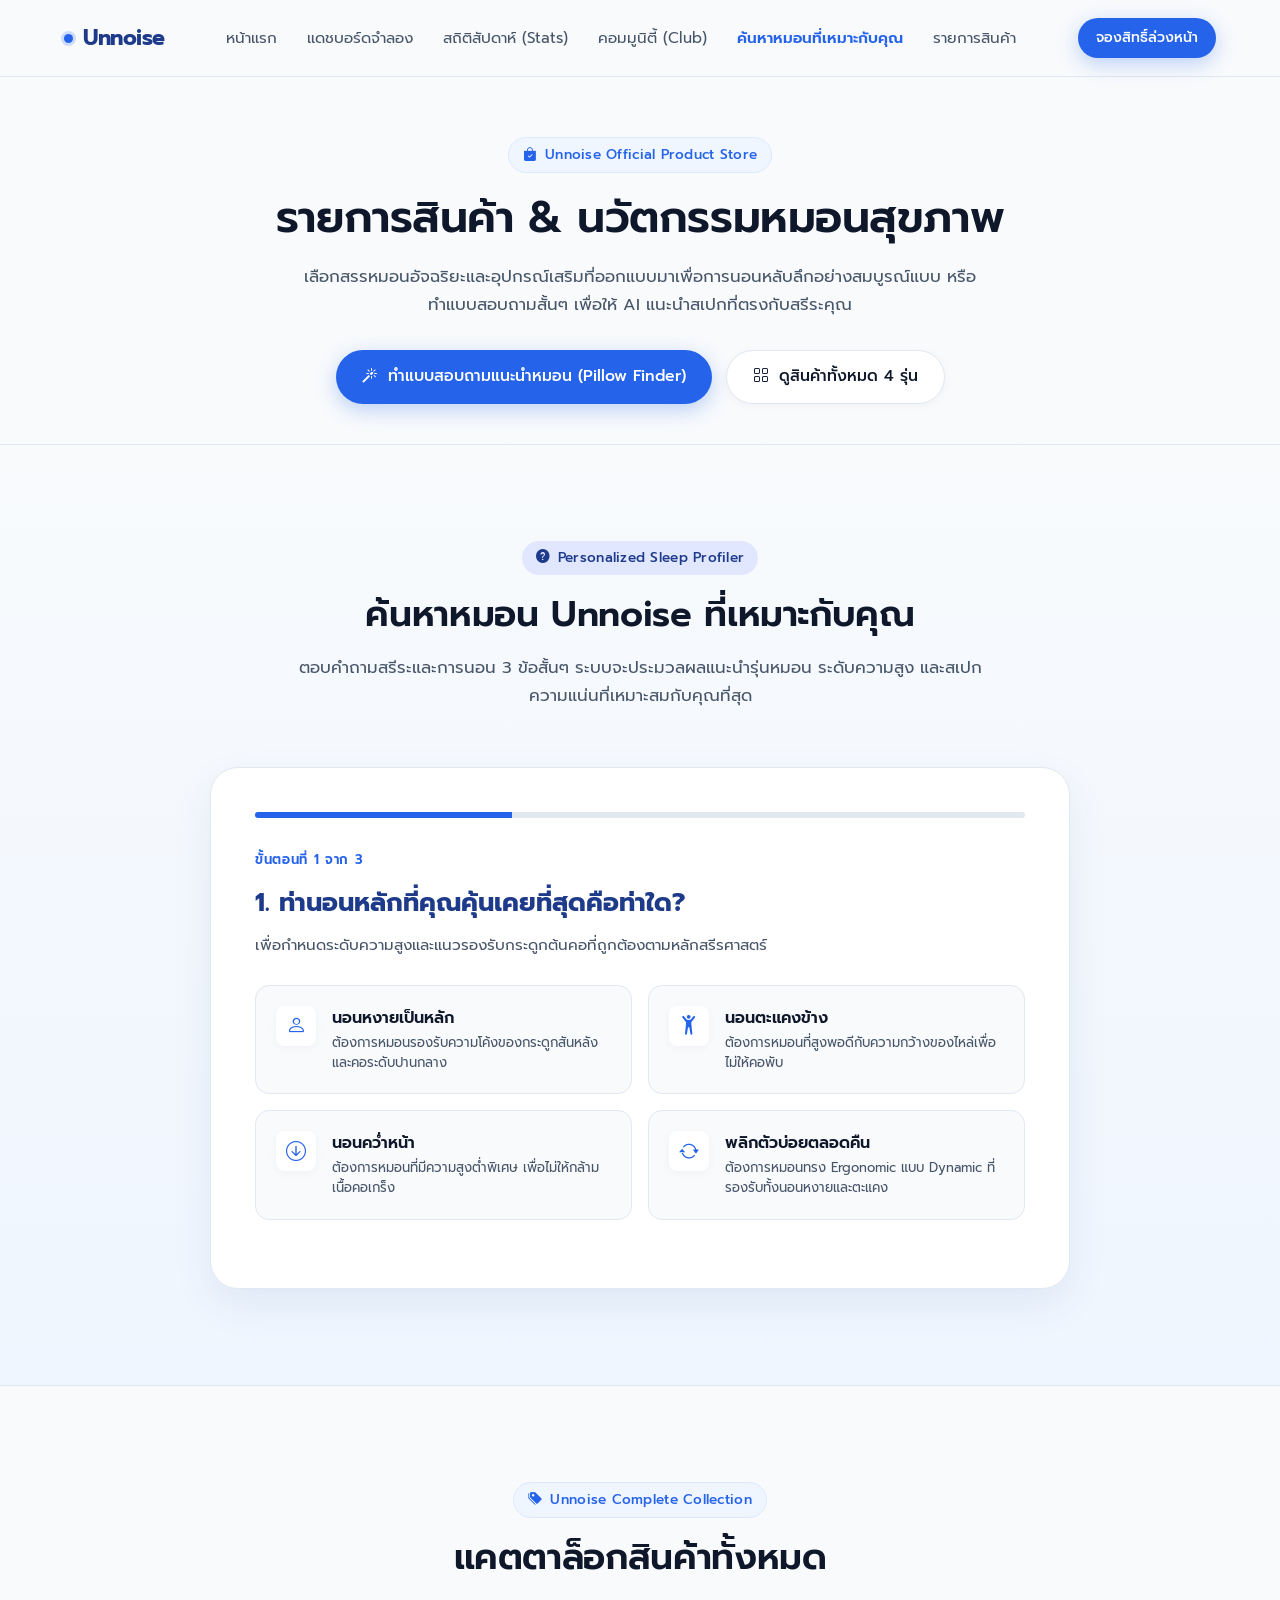
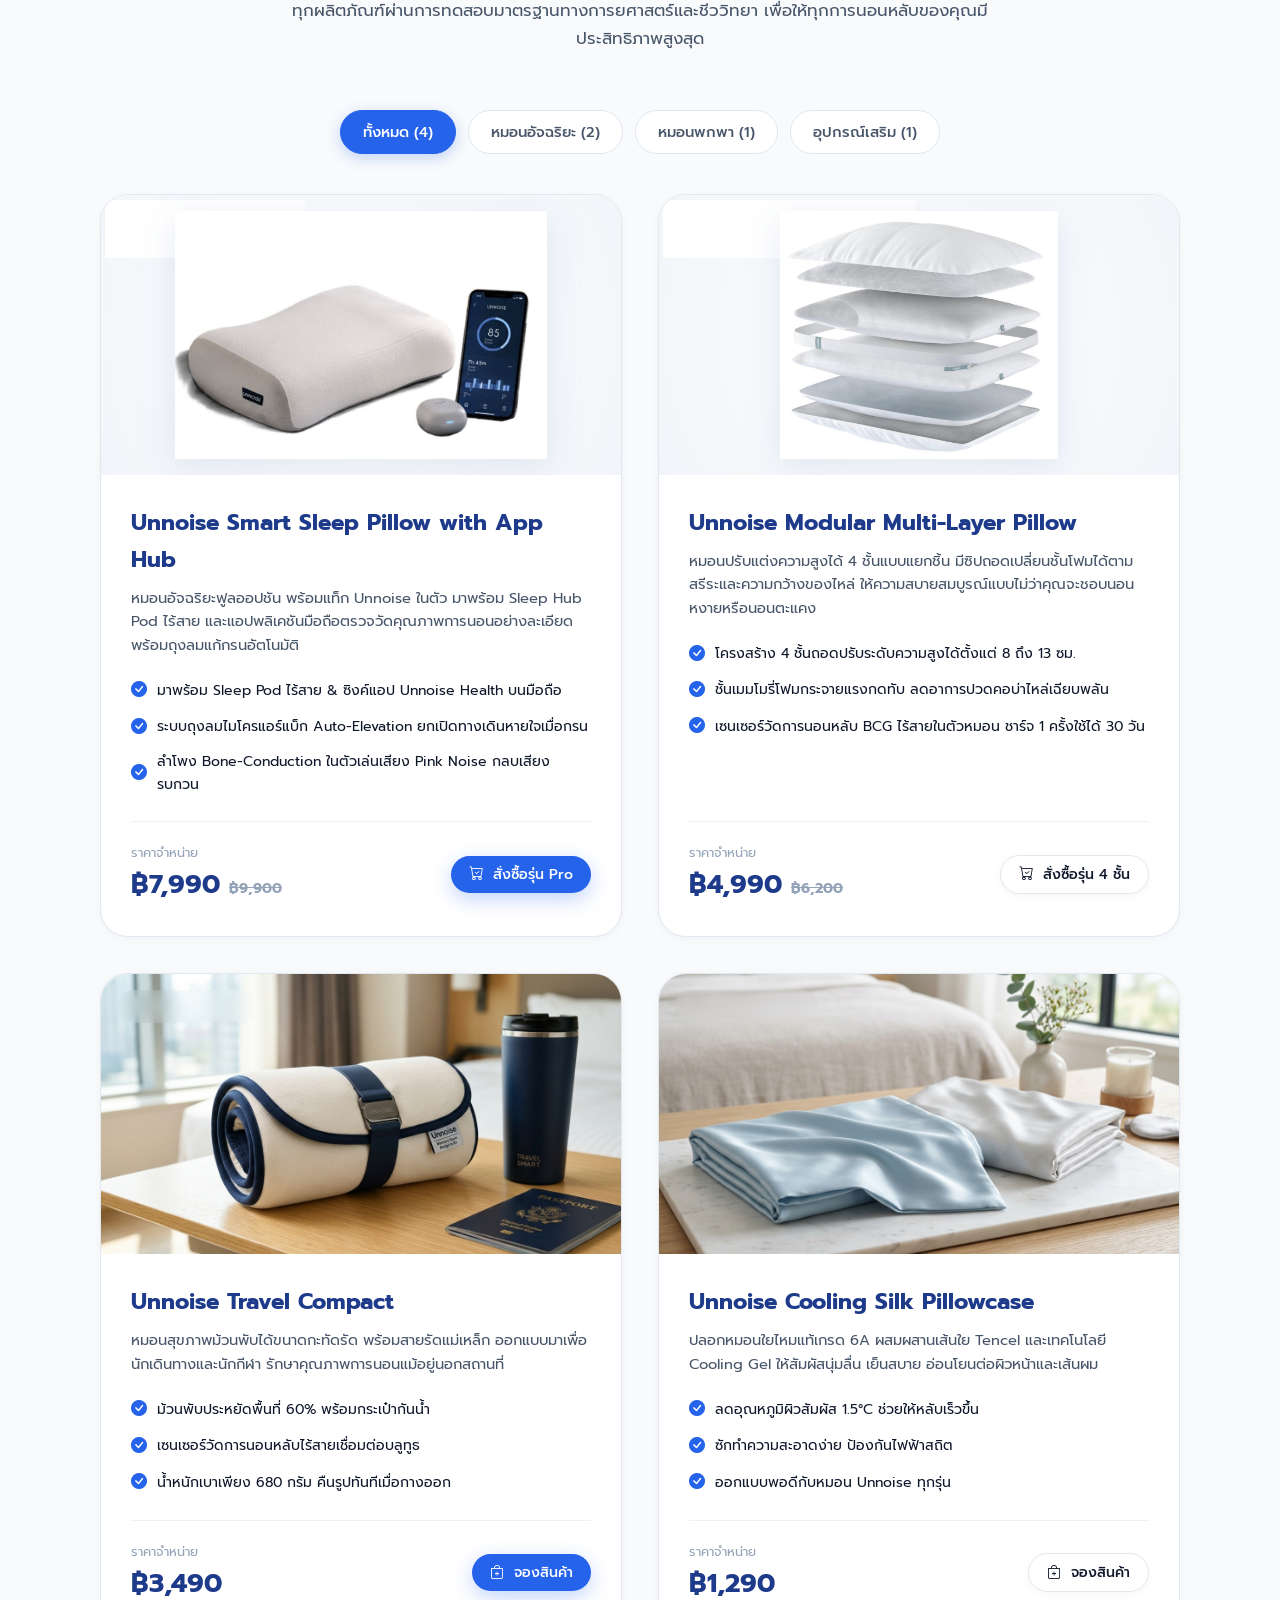
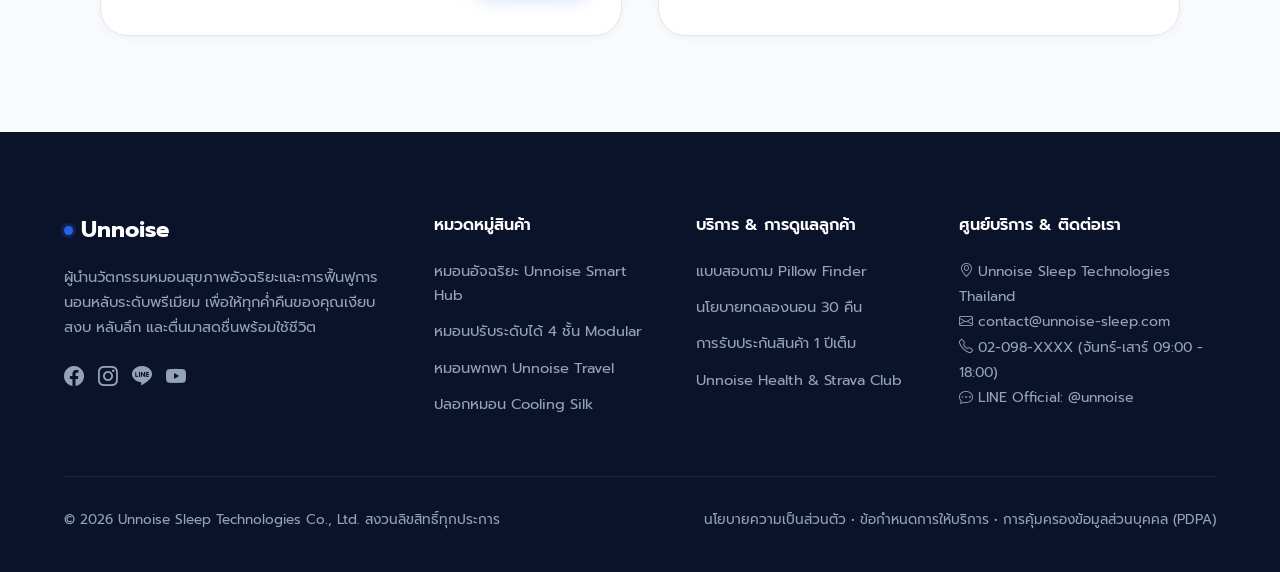
<file: shop.html>
<!DOCTYPE html>
<html lang="th">
<head>
  <meta charset="UTF-8">
  <meta name="viewport" content="width=device-width, initial-scale=1.0">
  <title>Unnoise Store — รายการสินค้าและแบบสอบถามค้นหาหมอนที่เหมาะกับคุณ</title>
  <meta name="description" content="เลือกซื้อหมอนสุขภาพอัจฉริยะ Unnoise พร้อมทำแบบสอบถาม Pillow Finder เพื่อค้นหารุ่นและสเปกที่ตอบโจทย์สรีระของคุณที่สุด">
  
  <!-- Google Fonts: Inter & Prompt -->
  <link rel="preconnect" href="https://fonts.googleapis.com">
  <link rel="preconnect" href="https://fonts.gstatic.com" crossorigin>
  <link href="https://fonts.googleapis.com/css2?family=Inter:wght@300;400;500;600;700&family=Prompt:wght@300;400;500;600&display=swap" rel="stylesheet">
  
  <!-- Bootstrap Icons CDN -->
  <link rel="stylesheet" href="https://cdn.jsdelivr.net/npm/bootstrap-icons@1.11.3/font/bootstrap-icons.min.css">
  
  <!-- Custom Design System Stylesheet -->
  <link rel="stylesheet" href="assets/css/style.css">
</head>
<body>

  <!-- ==========================================================================
       Site Header & Navigation
       ========================================================================== -->
  <header class="site-header" id="site-header">
    <div class="container">
      <nav class="nav-wrap">
        <a href="index.html" class="brand-logo" id="brand-logo">
          <span class="brand-dot"></span>
          <span>Unnoise</span>
        </a>

        <ul class="nav-links">
          <li><a href="index.html" class="nav-link">หน้าแรก</a></li>
          <li><a href="index.html#simulator" class="nav-link">แดชบอร์ดจำลอง</a></li>
          <li><a href="index.html#weekly-stats" class="nav-link">สถิติสัปดาห์ (Stats)</a></li>
          <li><a href="index.html#community" class="nav-link">คอมมูนิตี้ (Club)</a></li>
          <li><a href="#quiz" class="nav-link" style="color: var(--primary-blue); font-weight: 600;">ค้นหาหมอนที่เหมาะกับคุณ</a></li>
          <li><a href="#catalog" class="nav-link">รายการสินค้า</a></li>
        </ul>

        <div class="nav-actions">
          <a href="#catalog" class="btn btn-primary btn-sm open-order-btn" data-model="pro">จองสิทธิ์ล่วงหน้า</a>
          <button class="mobile-toggle" aria-label="เมนู">
            <i class="bi bi-list"></i>
          </button>
        </div>
      </nav>
    </div>
  </header>

  <main>
    <!-- ==========================================================================
         Shop Hero Section
         ========================================================================== -->
    <section class="section" style="padding: 60px 0 40px 0;">
      <div class="container text-center">
        <span class="badge badge-blue" style="margin-bottom: 16px;">
          <i class="bi bi-bag-check-fill"></i> Unnoise Official Product Store
        </span>
        <h1 class="section-title" style="font-size: 2.75rem; margin-bottom: 16px;">
          รายการสินค้า & นวัตกรรมหมอนสุขภาพ
        </h1>
        <p class="section-desc" style="max-width: 680px; margin: 0 auto 30px auto;">
          เลือกสรรหมอนอัจฉริยะและอุปกรณ์เสริมที่ออกแบบมาเพื่อการนอนหลับลึกอย่างสมบูรณ์แบบ หรือทำแบบสอบถามสั้นๆ เพื่อให้ AI แนะนำสเปกที่ตรงกับสรีระคุณ
        </p>

        <div style="display: flex; justify-content: center; gap: 14px; flex-wrap: wrap;">
          <a href="#quiz" class="btn btn-primary">
            <i class="bi bi-magic"></i> ทำแบบสอบถามแนะนำหมอน (Pillow Finder)
          </a>
          <a href="#catalog" class="btn btn-secondary">
            <i class="bi bi-grid"></i> ดูสินค้าทั้งหมด 4 รุ่น
          </a>
        </div>
      </div>
    </section>

    <!-- ==========================================================================
         Interactive Pillow Finder Quiz Section
         ========================================================================== -->
    <section class="section quiz-section" id="quiz">
      <div class="container">
        <div class="section-header">
          <span class="badge badge-navy">
            <i class="bi bi-question-circle-fill"></i> Personalized Sleep Profiler
          </span>
          <h2 class="section-title">ค้นหาหมอน Unnoise ที่เหมาะกับคุณ</h2>
          <p class="section-desc">
            ตอบคำถามสรีระและการนอน 3 ข้อสั้นๆ ระบบจะประมวลผลแนะนำรุ่นหมอน ระดับความสูง และสเปกความแน่นที่เหมาะสมกับคุณที่สุด
          </p>
        </div>

        <div class="quiz-card-shell" id="pillow-quiz-shell">
          <!-- Progress Bar -->
          <div class="quiz-progress-track">
            <div class="quiz-progress-fill" id="quiz-progress-fill"></div>
          </div>

          <!-- Question View -->
          <div id="quiz-questions-view">
            <div class="quiz-step-indicator" id="quiz-step-indicator">ขั้นตอนที่ 1 จาก 3</div>
            <h3 class="quiz-question-title" id="quiz-q-title">1. ท่านอนหลักที่คุณคุ้นเคยที่สุดคือท่าใด?</h3>
            <p class="quiz-question-subtitle" id="quiz-q-subtitle">เพื่อกำหนดระดับความสูงและแนวรองรับกระดูกต้นคอที่ถูกต้องตามหลักสรีรศาสตร์</p>

            <div class="quiz-options-grid" id="quiz-options-grid">
              <!-- Dynamically populated via JS -->
            </div>
          </div>

          <!-- Result View -->
          <div class="quiz-result-view" id="quiz-result-view">
            <div class="match-badge-wrap">
              <i class="bi bi-stars"></i> แมตช์กับสรีระของคุณ: <span id="res-match-num">98%</span>
            </div>

            <div class="result-card-inner">
              <div class="result-rec-grid">
                <img src="assets/img/unnoise_app_pillow.png" alt="Recommended Model" class="result-rec-img" id="res-rec-img">
                <div>
                  <h4 class="result-rec-name" id="res-rec-name">Unnoise Smart Sleep Pillow with App Hub</h4>
                  <p class="result-rec-specs" id="res-rec-specs">
                    แนะนำสเปก: ระดับความสูง 11 ซม. ความแน่น Medium-Firm พร้อมระบบถุงลมแก้กรนอัตโนมัติ และลำโพง Bone Conduction
                  </p>
                  <div class="result-rec-price" id="res-rec-price">฿7,990</div>
                </div>
              </div>
            </div>

            <div style="display: flex; justify-content: center; gap: 16px; flex-wrap: wrap;">
              <button class="btn btn-primary" id="res-cta-btn">
                <i class="bi bi-cart-check"></i> จองรุ่นที่แนะนำทันที
              </button>
              <button class="btn btn-secondary" id="res-reset-btn">
                <i class="bi bi-arrow-counterclockwise"></i> ทำแบบสอบถามใหม่อีกครั้ง
              </button>
            </div>
          </div>
        </div>
      </div>
    </section>

    <!-- ==========================================================================
         Product Catalog Grid Section
         ========================================================================== -->
    <section class="section" id="catalog">
      <div class="container">
        <div class="section-header">
          <span class="badge badge-blue">
            <i class="bi bi-tags-fill"></i> Unnoise Complete Collection
          </span>
          <h2 class="section-title">แคตตาล็อกสินค้าทั้งหมด</h2>
          <p class="section-desc">
            ทุกผลิตภัณฑ์ผ่านการทดสอบมาตรฐานทางการยศาสตร์และชีววิทยา เพื่อให้ทุกการนอนหลับของคุณมีประสิทธิภาพสูงสุด
          </p>
        </div>

        <!-- Filter Bar -->
        <div class="filter-bar">
          <button class="filter-pill active" data-filter="all">ทั้งหมด (4)</button>
          <button class="filter-pill" data-filter="smart">หมอนอัจฉริยะ (2)</button>
          <button class="filter-pill" data-filter="travel">หมอนพกพา (1)</button>
          <button class="filter-pill" data-filter="accessory">อุปกรณ์เสริม (1)</button>
        </div>

        <!-- Shop Grid -->
        <div class="shop-grid">
          <!-- Product 1: Smart Hub Pillow (User Photo 2) -->
          <div class="product-shop-card" data-category="smart">
            <div class="product-thumb-wrap" style="background: radial-gradient(circle at center, #FFFFFF 0%, #F1F5F9 100%); padding: 16px; display: flex; align-items: center; justify-content: center;">
              <span class="product-category-tag">รุ่นท็อปเรือธง &bull; Best Seller</span>
              <img src="assets/img/unnoise_app_pillow.png" alt="Unnoise Smart Sleep Pillow with App Hub" style="object-fit: contain; filter: drop-shadow(0 8px 18px rgba(30, 58, 138, 0.1));">
            </div>
            <div class="product-shop-body">
              <h3 class="product-shop-title">Unnoise Smart Sleep Pillow with App Hub</h3>
              <p class="product-shop-desc">
                หมอนอัจฉริยะฟูลออปชัน พร้อมแท็ก Unnoise ในตัว มาพร้อม Sleep Hub Pod ไร้สาย และแอปพลิเคชันมือถือตรวจวัดคุณภาพการนอนอย่างละเอียด พร้อมถุงลมแก้กรนอัตโนมัติ
              </p>

              <ul class="product-short-specs">
                <li class="spec-bullet"><i class="bi bi-check-circle-fill"></i> มาพร้อม Sleep Pod ไร้สาย & ซิงค์แอป Unnoise Health บนมือถือ</li>
                <li class="spec-bullet"><i class="bi bi-check-circle-fill"></i> ระบบถุงลมไมโครแอร์แบ็ก Auto-Elevation ยกเปิดทางเดินหายใจเมื่อกรน</li>
                <li class="spec-bullet"><i class="bi bi-check-circle-fill"></i> ลำโพง Bone-Conduction ในตัวเล่นเสียง Pink Noise กลบเสียงรบกวน</li>
              </ul>

              <div class="product-bottom-action">
                <div>
                  <span style="font-size: 0.8rem; color: var(--text-light); display: block;">ราคาจำหน่าย</span>
                  <span class="product-price-display">฿7,990 <span style="font-size: 0.9rem; text-decoration: line-through; color: var(--text-light);">฿9,900</span></span>
                </div>
                <button class="btn btn-primary btn-sm open-order-btn" data-model="pro">
                  <i class="bi bi-cart-check"></i> สั่งซื้อรุ่น Pro
                </button>
              </div>
            </div>
          </div>

          <!-- Product 2: Modular Multi-Layer (User Photo 1) -->
          <div class="product-shop-card" data-category="smart">
            <div class="product-thumb-wrap" style="background: radial-gradient(circle at center, #FFFFFF 0%, #F1F5F9 100%); padding: 16px; display: flex; align-items: center; justify-content: center;">
              <span class="product-category-tag">ปรับความสูงได้ 4 ระดับ &bull; Custom Fit</span>
              <img src="assets/img/unnoise_layers.png" alt="Unnoise Modular Multi-Layer Pillow" style="object-fit: contain; filter: drop-shadow(0 8px 18px rgba(30, 58, 138, 0.1));">
            </div>
            <div class="product-shop-body">
              <h3 class="product-shop-title">Unnoise Modular Multi-Layer Pillow</h3>
              <p class="product-shop-desc">
                หมอนปรับแต่งความสูงได้ 4 ชั้นแบบแยกชิ้น มีซิปถอดเปลี่ยนชั้นโฟมได้ตามสรีระและความกว้างของไหล่ ให้ความสบายสมบูรณ์แบบไม่ว่าคุณจะชอบนอนหงายหรือนอนตะแคง
              </p>

              <ul class="product-short-specs">
                <li class="spec-bullet"><i class="bi bi-check-circle-fill"></i> โครงสร้าง 4 ชั้นถอดปรับระดับความสูงได้ตั้งแต่ 8 ถึง 13 ซม.</li>
                <li class="spec-bullet"><i class="bi bi-check-circle-fill"></i> ชั้นเมมโมรี่โฟมกระจายแรงกดทับ ลดอาการปวดคอบ่าไหล่เฉียบพลัน</li>
                <li class="spec-bullet"><i class="bi bi-check-circle-fill"></i> เซนเซอร์วัดการนอนหลับ BCG ไร้สายในตัวหมอน ชาร์จ 1 ครั้งใช้ได้ 30 วัน</li>
              </ul>

              <div class="product-bottom-action">
                <div>
                  <span style="font-size: 0.8rem; color: var(--text-light); display: block;">ราคาจำหน่าย</span>
                  <span class="product-price-display">฿4,990 <span style="font-size: 0.9rem; text-decoration: line-through; color: var(--text-light);">฿6,200</span></span>
                </div>
                <button class="btn btn-secondary btn-sm open-order-btn" data-model="essential">
                  <i class="bi bi-cart-check"></i> สั่งซื้อรุ่น 4 ชั้น
                </button>
              </div>
            </div>
          </div>

          <!-- Product 3: Travel Compact -->
          <div class="product-shop-card" data-category="travel">
            <div class="product-thumb-wrap">
              <span class="product-category-tag">พกพาเดินทาง &bull; New</span>
              <img src="assets/img/unnoise_travel.jpg" alt="Unnoise Travel Compact">
            </div>
            <div class="product-shop-body">
              <h3 class="product-shop-title">Unnoise Travel Compact</h3>
              <p class="product-shop-desc">
                หมอนสุขภาพม้วนพับได้ขนาดกะทัดรัด พร้อมสายรัดแม่เหล็ก ออกแบบมาเพื่อนักเดินทางและนักกีฬา รักษาคุณภาพการนอนแม้อยู่นอกสถานที่
              </p>

              <ul class="product-short-specs">
                <li class="spec-bullet"><i class="bi bi-check-circle-fill"></i> ม้วนพับประหยัดพื้นที่ 60% พร้อมกระเป๋ากันน้ำ</li>
                <li class="spec-bullet"><i class="bi bi-check-circle-fill"></i> เซนเซอร์วัดการนอนหลับไร้สายเชื่อมต่อบลูทูธ</li>
                <li class="spec-bullet"><i class="bi bi-check-circle-fill"></i> น้ำหนักเบาเพียง 680 กรัม คืนรูปทันทีเมื่อกางออก</li>
              </ul>

              <div class="product-bottom-action">
                <div>
                  <span style="font-size: 0.8rem; color: var(--text-light); display: block;">ราคาจำหน่าย</span>
                  <span class="product-price-display">฿3,490</span>
                </div>
                <button class="btn btn-primary btn-sm open-order-btn" data-model="travel">
                  <i class="bi bi-bag-plus"></i> จองสินค้า
                </button>
              </div>
            </div>
          </div>

          <!-- Product 4: Cooling Silk Pillowcase -->
          <div class="product-shop-card" data-category="accessory">
            <div class="product-thumb-wrap">
              <span class="product-category-tag">อุปกรณ์เสริมพรีเมียม</span>
              <img src="assets/img/unnoise_case.jpg" alt="Unnoise Cooling Silk Pillowcase">
            </div>
            <div class="product-shop-body">
              <h3 class="product-shop-title">Unnoise Cooling Silk Pillowcase</h3>
              <p class="product-shop-desc">
                ปลอกหมอนใยไหมแท้เกรด 6A ผสมผสานเส้นใย Tencel และเทคโนโลยี Cooling Gel ให้สัมผัสนุ่มลื่น เย็นสบาย อ่อนโยนต่อผิวหน้าและเส้นผม
              </p>

              <ul class="product-short-specs">
                <li class="spec-bullet"><i class="bi bi-check-circle-fill"></i> ลดอุณหภูมิผิวสัมผัส 1.5°C ช่วยให้หลับเร็วขึ้น</li>
                <li class="spec-bullet"><i class="bi bi-check-circle-fill"></i> ซักทำความสะอาดง่าย ป้องกันไฟฟ้าสถิต</li>
                <li class="spec-bullet"><i class="bi bi-check-circle-fill"></i> ออกแบบพอดีกับหมอน Unnoise ทุกรุ่น</li>
              </ul>

              <div class="product-bottom-action">
                <div>
                  <span style="font-size: 0.8rem; color: var(--text-light); display: block;">ราคาจำหน่าย</span>
                  <span class="product-price-display">฿1,290</span>
                </div>
                <button class="btn btn-secondary btn-sm open-order-btn" data-model="case">
                  <i class="bi bi-bag-plus"></i> จองสินค้า
                </button>
              </div>
            </div>
          </div>
        </div>
      </div>
    </section>
  </main>

  <!-- ==========================================================================
       Pre-order / Reservation Modal
       ========================================================================== -->
  <div class="modal-overlay" id="preorder-modal" role="dialog" aria-modal="true">
    <div class="modal-content">
      <button class="modal-close-btn" id="modal-close-btn" aria-label="ปิดหน้าต่าง">
        <i class="bi bi-x-lg"></i>
      </button>

      <h3 class="modal-title">แบบฟอร์มยืนยันคำสั่งซื้อ</h3>
      <p class="modal-desc">เลือกสเปกและกรอกข้อมูลจัดส่งเพื่อรับสิทธิ์ทดลองนอน 30 คืน ฟรีค่าจัดส่งทั่วประเทศ</p>

      <form id="preorder-form">
        <div class="form-group">
          <label class="form-label" for="order-model">เลือกรุ่นสินค้า</label>
          <select class="form-select" id="order-model">
            <option value="pro">Unnoise Smart Sleep Pillow with App Hub (฿7,990)</option>
            <option value="essential">Unnoise Modular Multi-Layer Pillow (฿4,990)</option>
            <option value="travel">Unnoise Travel Compact (฿3,490)</option>
            <option value="case">Unnoise Cooling Silk Pillowcase (฿1,290)</option>
          </select>
        </div>

        <div class="form-group">
          <label class="form-label" for="order-firmness">ระดับความแน่นของหมอน / สเปก</label>
          <select class="form-select" id="order-firmness">
            <option value="medium">ความแน่นปานกลาง (Medium Ergonomic - แนะนำ)</option>
            <option value="soft">นุ่มละมุน คลายกล้ามเนื้อ (Soft Touch)</option>
            <option value="firm">แน่นกระชับ รองรับคอพิเศษ (Firm Support)</option>
          </select>
        </div>

        <div class="form-group">
          <label class="form-label" for="order-name">ชื่อผู้สั่งซื้อ / เบอร์โทรติดต่อ</label>
          <input type="text" class="form-input" id="order-name" placeholder="เช่น คุณสมชาย โทร 081-xxx-xxxx" required>
        </div>

        <div class="order-summary-box">
          <div class="summary-row">
            <span>รุ่นที่เลือก:</span>
            <span id="summary-model">Unnoise Smart Sleep Pillow with App Hub</span>
          </div>
          <div class="summary-row">
            <span>ค่าจัดส่ง:</span>
            <span style="color: var(--primary-blue);">ฟรีทั่วประเทศ (Special Offer)</span>
          </div>
          <div class="summary-row summary-total">
            <span>ยอดชำระ:</span>
            <span id="summary-price" style="color: var(--primary-navy);">฿7,990</span>
          </div>
        </div>

        <button type="submit" class="btn btn-primary" style="width: 100%;">
          <i class="bi bi-cart-check"></i> ยืนยันคำสั่งซื้อ (รับประกัน 1 ปี + ลองนอน 30 วัน)
        </button>
      </form>
    </div>
  </div>

  <!-- ==========================================================================
       Commercial Clean Footer (นำข้อมูลเอกสารโครงงานออก 100%)
       ========================================================================== -->
  <footer class="site-footer">
    <div class="container">
      <div class="footer-grid">
        <div>
          <div class="footer-brand-title">
            <span class="brand-dot"></span> Unnoise
          </div>
          <p class="footer-desc">
            ผู้นำนวัตกรรมหมอนสุขภาพอัจฉริยะและการฟื้นฟูการนอนหลับระดับพรีเมียม เพื่อให้ทุกค่ำคืนของคุณเงียบสงบ หลับลึก และตื่นมาสดชื่นพร้อมใช้ชีวิต
          </p>
          <div style="display: flex; gap: 14px; font-size: 1.25rem;">
            <a href="#" aria-label="Facebook" style="color: #94A3B8;"><i class="bi bi-facebook"></i></a>
            <a href="#" aria-label="Instagram" style="color: #94A3B8;"><i class="bi bi-instagram"></i></a>
            <a href="#" aria-label="LINE" style="color: #94A3B8;"><i class="bi bi-line"></i></a>
            <a href="#" aria-label="YouTube" style="color: #94A3B8;"><i class="bi bi-youtube"></i></a>
          </div>
        </div>

        <div>
          <div class="footer-heading">หมวดหมู่สินค้า</div>
          <ul class="footer-links">
            <li><a href="#catalog">หมอนอัจฉริยะ Unnoise Smart Hub</a></li>
            <li><a href="#catalog">หมอนปรับระดับได้ 4 ชั้น Modular</a></li>
            <li><a href="#catalog">หมอนพกพา Unnoise Travel</a></li>
            <li><a href="#catalog">ปลอกหมอน Cooling Silk</a></li>
          </ul>
        </div>

        <div>
          <div class="footer-heading">บริการ & การดูแลลูกค้า</div>
          <ul class="footer-links">
            <li><a href="#quiz">แบบสอบถาม Pillow Finder</a></li>
            <li><a href="index.html">นโยบายทดลองนอน 30 คืน</a></li>
            <li><a href="index.html">การรับประกันสินค้า 1 ปีเต็ม</a></li>
            <li><a href="index.html#weekly-stats">Unnoise Health & Strava Club</a></li>
          </ul>
        </div>

        <div>
          <div class="footer-heading">ศูนย์บริการ & ติดต่อเรา</div>
          <p style="font-size: 0.88rem; line-height: 1.8; color: #94A3B8;">
            <i class="bi bi-geo-alt"></i> Unnoise Sleep Technologies Thailand<br>
            <i class="bi bi-envelope"></i> contact@unnoise-sleep.com<br>
            <i class="bi bi-telephone"></i> 02-098-XXXX (จันทร์-เสาร์ 09:00 - 18:00)<br>
            <i class="bi bi-chat-dots"></i> LINE Official: @unnoise
          </p>
        </div>
      </div>

      <div class="footer-bottom">
        <div>&copy; 2026 Unnoise Sleep Technologies Co., Ltd. สงวนลิขสิทธิ์ทุกประการ</div>
        <div>นโยบายความเป็นส่วนตัว &bull; ข้อกำหนดการให้บริการ &bull; การคุ้มครองข้อมูลส่วนบุคคล (PDPA)</div>
      </div>
    </div>
  </footer>

  <!-- App Script -->
  <script src="assets/js/app.js"></script>
</body>
</html>
</file>
<file: assets/css/style.css>
/* ==========================================================================
   Unnoise Smart Sleep Pillow - Design System & Stylesheet
   Theme: Minimalist Sport-Tech Navy & Crisp White (Strava / Apple Health Style)
   ========================================================================== */

:root {
  /* Color Palette: Navy, Blue & Crisp White */
  --bg-main: #F8FAFC;
  --bg-subtle: #F1F5F9;
  --bg-card: #FFFFFF;
  --bg-card-hover: #FAFCFF;
  
  --primary-navy: #1E3A8A;
  --primary-navy-hover: #172554;
  --primary-blue: #2563EB;
  --primary-blue-hover: #1D4ED8;
  --primary-blue-light: #EFF6FF;
  --primary-blue-subtle: #F0F7FF;

  --accent-sky: #0284C7;
  --accent-sky-light: #E0F2FE;
  --accent-cyan: #06B6D4;
  --accent-orange: #EA580C;
  --accent-orange-light: #FFF7ED;

  --text-main: #0F172A;
  --text-muted: #475569;
  --text-light: #94A3B8;
  --border-color: #E2E8F0;
  --border-subtle: #EDF2F7;

  /* Elevation Shadows */
  --shadow-sm: 0 2px 8px rgba(15, 23, 42, 0.04);
  --shadow-md: 0 8px 24px rgba(30, 58, 138, 0.06);
  --shadow-lg: 0 16px 40px rgba(30, 58, 138, 0.08);
  --shadow-card: 0 10px 30px rgba(15, 23, 42, 0.05);

  /* Radius */
  --radius-sm: 8px;
  --radius-md: 14px;
  --radius-lg: 20px;
  --radius-xl: 28px;
  --radius-full: 9999px;

  /* Typography */
  --font-en: 'Inter', -apple-system, BlinkMacSystemFont, 'Segoe UI', Roboto, sans-serif;
  --font-th: 'Prompt', -apple-system, BlinkMacSystemFont, 'Segoe UI', Roboto, sans-serif;
  --transition: all 0.28s cubic-bezier(0.16, 1, 0.3, 1);
}

/* Base Styles */
* {
  margin: 0;
  padding: 0;
  box-sizing: border-box;
}

html {
  scroll-behavior: smooth;
  font-size: 16px;
}

body {
  font-family: var(--font-th), var(--font-en);
  background-color: var(--bg-main);
  color: var(--text-main);
  line-height: 1.65;
  -webkit-font-smoothing: antialiased;
  overflow-x: hidden;
}

a {
  text-decoration: none;
  color: inherit;
}

button {
  cursor: pointer;
  border: none;
  outline: none;
  font-family: inherit;
  transition: var(--transition);
}

img {
  max-width: 100%;
  height: auto;
  display: block;
}

/* Layout Utilities */
.container {
  max-width: 1200px;
  margin: 0 auto;
  padding: 0 24px;
}

.section {
  padding: 96px 0;
  position: relative;
}

.section-subtle {
  background-color: var(--bg-subtle);
}

.text-center {
  text-align: center;
}

.badge {
  display: inline-flex;
  align-items: center;
  gap: 8px;
  padding: 6px 14px;
  border-radius: var(--radius-full);
  font-size: 0.85rem;
  font-weight: 500;
  letter-spacing: 0.02em;
}

.badge-blue {
  background-color: var(--primary-blue-light);
  color: var(--primary-blue);
  border: 1px solid #DBEAFE;
}

.badge-navy {
  background-color: #E0E7FF;
  color: var(--primary-navy);
}

.badge-orange {
  background-color: var(--accent-orange-light);
  color: var(--accent-orange);
}

.section-header {
  max-width: 720px;
  margin: 0 auto 56px auto;
  text-align: center;
}

.section-header .badge {
  margin-bottom: 16px;
}

.section-title {
  font-size: 2.25rem;
  font-weight: 600;
  line-height: 1.3;
  color: var(--text-main);
  margin-bottom: 16px;
  letter-spacing: -0.01em;
}

.section-desc {
  font-size: 1.05rem;
  color: var(--text-muted);
  line-height: 1.7;
}

/* Buttons */
.btn {
  display: inline-flex;
  align-items: center;
  justify-content: center;
  gap: 10px;
  padding: 13px 26px;
  border-radius: var(--radius-full);
  font-size: 0.98rem;
  font-weight: 500;
  transition: var(--transition);
}

.btn-primary {
  background-color: var(--primary-blue);
  color: #FFFFFF;
  box-shadow: 0 6px 20px rgba(37, 99, 235, 0.28);
}

.btn-primary:hover {
  background-color: var(--primary-blue-hover);
  transform: translateY(-2px);
  box-shadow: 0 8px 24px rgba(37, 99, 235, 0.38);
}

.btn-secondary {
  background-color: var(--bg-card);
  color: var(--text-main);
  border: 1px solid var(--border-color);
  box-shadow: var(--shadow-sm);
}

.btn-secondary:hover {
  background-color: var(--bg-subtle);
  border-color: var(--primary-blue);
  color: var(--primary-blue);
  transform: translateY(-2px);
}

.btn-navy {
  background-color: var(--primary-navy);
  color: #FFFFFF;
  box-shadow: 0 6px 20px rgba(30, 58, 138, 0.25);
}

.btn-navy:hover {
  background-color: var(--primary-navy-hover);
  transform: translateY(-2px);
}

.btn-sm {
  padding: 8px 18px;
  font-size: 0.88rem;
}

/* ==========================================================================
   Header & Navigation
   ========================================================================== */
.site-header {
  position: sticky;
  top: 0;
  z-index: 100;
  background-color: rgba(248, 250, 252, 0.92);
  backdrop-filter: blur(14px);
  -webkit-backdrop-filter: blur(14px);
  border-bottom: 1px solid var(--border-color);
  transition: var(--transition);
}

.nav-wrap {
  display: flex;
  align-items: center;
  justify-content: space-between;
  height: 76px;
}

.brand-logo {
  display: flex;
  align-items: center;
  gap: 10px;
  font-size: 1.35rem;
  font-weight: 700;
  letter-spacing: -0.02em;
  color: var(--primary-navy);
}

.brand-dot {
  width: 9px;
  height: 9px;
  border-radius: 50%;
  background-color: var(--primary-blue);
  display: inline-block;
  box-shadow: 0 0 0 3px rgba(37, 99, 235, 0.2);
  animation: pulse-ring 2.4s infinite;
}

@keyframes pulse-ring {
  0% { box-shadow: 0 0 0 0 rgba(37, 99, 235, 0.4); }
  70% { box-shadow: 0 0 0 8px rgba(37, 99, 235, 0); }
  100% { box-shadow: 0 0 0 0 rgba(37, 99, 235, 0); }
}

.nav-links {
  display: flex;
  align-items: center;
  gap: 30px;
  list-style: none;
}

.nav-link {
  font-size: 0.95rem;
  color: var(--text-muted);
  font-weight: 400;
  transition: var(--transition);
}

.nav-link:hover {
  color: var(--primary-blue);
}

.nav-actions {
  display: flex;
  align-items: center;
  gap: 14px;
}

.mobile-toggle {
  display: none;
  font-size: 1.5rem;
  background: none;
  color: var(--text-main);
}

/* ==========================================================================
   Hero Section
   ========================================================================== */
.hero {
  padding: 60px 0 90px 0;
  overflow: hidden;
}

.hero-grid {
  display: grid;
  grid-template-columns: 1.05fr 1fr;
  align-items: center;
  gap: 60px;
}

.hero-content {
  max-width: 580px;
}

.hero-content .badge {
  margin-bottom: 20px;
}

.hero-title {
  font-size: 3rem;
  font-weight: 600;
  line-height: 1.22;
  letter-spacing: -0.02em;
  color: var(--text-main);
  margin-bottom: 22px;
}

.hero-title span {
  color: var(--primary-blue);
  position: relative;
}

.hero-desc {
  font-size: 1.12rem;
  color: var(--text-muted);
  line-height: 1.75;
  margin-bottom: 34px;
}

.hero-cta {
  display: flex;
  align-items: center;
  gap: 16px;
  margin-bottom: 42px;
  flex-wrap: wrap;
}

.hero-trust-bar {
  display: flex;
  align-items: center;
  gap: 28px;
  padding-top: 28px;
  border-top: 1px solid var(--border-color);
}

.trust-item {
  display: flex;
  align-items: center;
  gap: 10px;
  font-size: 0.88rem;
  color: var(--text-muted);
}

.trust-item i {
  color: var(--primary-blue);
  font-size: 1.15rem;
}

.hero-visual {
  position: relative;
}

.hero-img-wrapper {
  position: relative;
  border-radius: var(--radius-xl);
  overflow: hidden;
  box-shadow: var(--shadow-lg);
  border: 1px solid var(--border-color);
  background: radial-gradient(circle at center, #FFFFFF 0%, #F1F5F9 100%);
  display: flex;
  align-items: center;
  justify-content: center;
  padding: 24px;
}

.hero-img-wrapper img {
  width: 100%;
  height: 440px;
  object-fit: contain;
  transition: transform 0.6s ease;
  filter: drop-shadow(0 14px 28px rgba(30, 58, 138, 0.12));
}

.hero-img-wrapper:hover img {
  transform: scale(1.03);
}

/* Multi-layer Showcase Grid */
.layers-showcase-grid {
  display: grid;
  grid-template-columns: 1fr 1.15fr;
  gap: 50px;
  align-items: center;
}

.layers-img-wrap {
  background: radial-gradient(circle at center, #FFFFFF 0%, #F1F5F9 100%);
  border-radius: var(--radius-xl);
  border: 1px solid var(--border-color);
  padding: 30px;
  box-shadow: var(--shadow-md);
  text-align: center;
}

.layers-img-wrap img {
  width: 100%;
  height: 440px;
  object-fit: contain;
  filter: drop-shadow(0 15px 30px rgba(15, 23, 42, 0.12));
  transition: transform 0.5s ease;
}

.layers-img-wrap:hover img {
  transform: scale(1.03);
}

.layer-step-card {
  background: var(--bg-card);
  border: 1px solid var(--border-color);
  border-radius: var(--radius-md);
  padding: 20px 24px;
  margin-bottom: 16px;
  display: flex;
  align-items: flex-start;
  gap: 18px;
  transition: var(--transition);
}

.layer-step-card:hover {
  border-color: var(--primary-blue);
  box-shadow: var(--shadow-sm);
}

.layer-num-badge {
  width: 38px;
  height: 38px;
  border-radius: 50%;
  background: var(--primary-blue-light);
  color: var(--primary-blue);
  font-weight: 700;
  display: flex;
  align-items: center;
  justify-content: center;
  flex-shrink: 0;
  font-size: 1rem;
}

/* Floating Metric Badges in Hero */
.floating-pill {
  position: absolute;
  background: rgba(255, 255, 255, 0.95);
  backdrop-filter: blur(12px);
  border: 1px solid rgba(226, 232, 240, 0.9);
  box-shadow: 0 10px 28px rgba(30, 58, 138, 0.1);
  border-radius: var(--radius-md);
  padding: 12px 18px;
  display: flex;
  align-items: center;
  gap: 12px;
  animation: float-badge 4s ease-in-out infinite alternate;
}

.pill-heart {
  top: 24px;
  left: -20px;
}

.pill-sleep {
  bottom: 30px;
  right: -16px;
  animation-delay: -2s;
}

.pill-icon {
  width: 40px;
  height: 40px;
  border-radius: var(--radius-sm);
  display: flex;
  align-items: center;
  justify-content: center;
  font-size: 1.25rem;
}

.pill-heart .pill-icon {
  background-color: #FEE2E2;
  color: #DC2626;
}

.pill-sleep .pill-icon {
  background-color: var(--primary-blue-light);
  color: var(--primary-blue);
}

.pill-data {
  display: flex;
  flex-direction: column;
}

.pill-label {
  font-size: 0.75rem;
  color: var(--text-light);
  font-weight: 500;
}

.pill-val {
  font-size: 1.05rem;
  font-weight: 600;
  color: var(--text-main);
}

@keyframes float-badge {
  0% { transform: translateY(0px); }
  100% { transform: translateY(-8px); }
}

/* ==========================================================================
   Interactive Sleep Dashboard Simulator Section
   ========================================================================== */
.simulator-section {
  background: linear-gradient(180deg, var(--bg-main) 0%, #EFF6FF 100%);
  border-top: 1px solid var(--border-color);
  border-bottom: 1px solid var(--border-color);
}

.simulator-controls {
  display: flex;
  justify-content: center;
  gap: 14px;
  margin-bottom: 36px;
  flex-wrap: wrap;
}

.mode-btn {
  display: flex;
  align-items: center;
  gap: 10px;
  padding: 12px 24px;
  border-radius: var(--radius-full);
  background-color: var(--bg-card);
  border: 1px solid var(--border-color);
  color: var(--text-muted);
  font-size: 0.95rem;
  font-weight: 500;
  box-shadow: var(--shadow-sm);
  transition: var(--transition);
}

.mode-btn:hover {
  border-color: var(--primary-blue);
  color: var(--text-main);
}

.mode-btn.active {
  background-color: var(--primary-blue);
  border-color: var(--primary-blue);
  color: #FFFFFF;
  box-shadow: 0 6px 18px rgba(37, 99, 235, 0.28);
}

.mode-btn.active i {
  color: #FFFFFF;
}

/* Dashboard Shell */
.dashboard-container {
  background: var(--bg-card);
  border-radius: var(--radius-xl);
  border: 1px solid var(--border-color);
  box-shadow: var(--shadow-lg);
  padding: 36px;
  max-width: 1080px;
  margin: 0 auto;
}

.dashboard-topbar {
  display: flex;
  align-items: center;
  justify-content: space-between;
  padding-bottom: 24px;
  border-bottom: 1px solid var(--border-subtle);
  margin-bottom: 30px;
  flex-wrap: wrap;
  gap: 16px;
}

.dash-user-info {
  display: flex;
  align-items: center;
  gap: 14px;
}

.dash-avatar {
  width: 44px;
  height: 44px;
  border-radius: 50%;
  background: var(--primary-blue-light);
  color: var(--primary-blue);
  display: flex;
  align-items: center;
  justify-content: center;
  font-size: 1.2rem;
}

.dash-name {
  font-weight: 600;
  font-size: 1.05rem;
}

.dash-date {
  font-size: 0.85rem;
  color: var(--text-light);
}

.dash-status-indicator {
  display: flex;
  align-items: center;
  gap: 8px;
  font-size: 0.88rem;
  padding: 6px 14px;
  border-radius: var(--radius-full);
  background: var(--primary-blue-light);
  color: var(--primary-blue);
  font-weight: 500;
}

.pulse-dot {
  width: 8px;
  height: 8px;
  border-radius: 50%;
  background-color: var(--primary-blue);
  animation: pulse-ring 2s infinite;
}

/* Grid of Metrics */
.metrics-grid {
  display: grid;
  grid-template-columns: repeat(4, 1fr);
  gap: 20px;
  margin-bottom: 30px;
}

.metric-card {
  background: var(--bg-main);
  border: 1px solid var(--border-color);
  border-radius: var(--radius-lg);
  padding: 22px;
  position: relative;
  transition: var(--transition);
}

.metric-card:hover {
  transform: translateY(-2px);
  box-shadow: var(--shadow-sm);
  border-color: #BFDBFE;
}

.metric-header {
  display: flex;
  align-items: center;
  justify-content: space-between;
  margin-bottom: 14px;
}

.metric-title {
  font-size: 0.85rem;
  color: var(--text-muted);
  font-weight: 500;
}

.metric-icon-wrap {
  width: 32px;
  height: 32px;
  border-radius: var(--radius-sm);
  display: flex;
  align-items: center;
  justify-content: center;
  font-size: 1rem;
}

.metric-val-wrap {
  display: flex;
  align-items: baseline;
  gap: 6px;
  margin-bottom: 10px;
}

.metric-val {
  font-size: 1.95rem;
  font-weight: 700;
  color: var(--text-main);
  letter-spacing: -0.02em;
}

.metric-unit {
  font-size: 0.85rem;
  color: var(--text-light);
}

.metric-caption {
  font-size: 0.8rem;
  color: var(--text-muted);
}

/* Circular Score Gauge */
.score-card-gauge {
  display: flex;
  align-items: center;
  gap: 18px;
}

.score-dial {
  position: relative;
  width: 80px;
  height: 80px;
}

.score-dial svg {
  transform: rotate(-90deg);
  width: 80px;
  height: 80px;
}

.score-dial circle {
  fill: none;
  stroke-width: 7;
}

.score-bg {
  stroke: var(--border-color);
}

.score-fill {
  stroke: var(--primary-blue);
  stroke-dasharray: 220;
  stroke-dashoffset: 40;
  stroke-linecap: round;
  transition: stroke-dashoffset 1s ease, stroke 0.4s ease;
}

.score-center-text {
  position: absolute;
  top: 50%;
  left: 50%;
  transform: translate(-50%, -50%);
  font-size: 1.25rem;
  font-weight: 700;
  color: var(--text-main);
}

/* Dynamic Live Pulse Line */
.pulse-canvas-wrap {
  width: 100%;
  height: 48px;
  margin-top: 10px;
  position: relative;
  overflow: hidden;
}

.pulse-canvas-wrap canvas {
  width: 100%;
  height: 100%;
  display: block;
}

/* Sleep Stages Breakdown Card */
.stages-card {
  background: var(--bg-main);
  border: 1px solid var(--border-color);
  border-radius: var(--radius-lg);
  padding: 26px;
  margin-bottom: 24px;
}

.stages-header {
  display: flex;
  justify-content: space-between;
  align-items: center;
  margin-bottom: 18px;
}

.stages-title {
  font-weight: 600;
  font-size: 1.05rem;
}

.stages-bar {
  display: flex;
  height: 22px;
  border-radius: var(--radius-full);
  overflow: hidden;
  margin-bottom: 18px;
  background-color: var(--border-subtle);
  gap: 2px;
}

.stage-seg {
  height: 100%;
  transition: width 0.8s cubic-bezier(0.16, 1, 0.3, 1);
  position: relative;
}

.seg-deep { background-color: var(--primary-navy); }
.seg-rem { background-color: var(--primary-blue); }
.seg-light { background-color: #60A5FA; }
.seg-awake { background-color: #CBD5E1; }

.stages-legend {
  display: flex;
  justify-content: space-between;
  flex-wrap: wrap;
  gap: 14px;
}

.legend-item {
  display: flex;
  align-items: center;
  gap: 8px;
  font-size: 0.85rem;
}

.legend-dot {
  width: 10px;
  height: 10px;
  border-radius: 50%;
}

.legend-item span {
  color: var(--text-muted);
}

.legend-item strong {
  color: var(--text-main);
  margin-left: 4px;
}

/* AI Sleep Coach Insight Box */
.ai-coach-box {
  background: var(--primary-blue-subtle);
  border: 1px solid #BFDBFE;
  border-radius: var(--radius-md);
  padding: 20px 24px;
  display: flex;
  align-items: flex-start;
  gap: 16px;
}

.coach-icon {
  width: 42px;
  height: 42px;
  border-radius: 50%;
  background: var(--primary-blue);
  color: #FFFFFF;
  display: flex;
  align-items: center;
  justify-content: center;
  font-size: 1.25rem;
  flex-shrink: 0;
}

.coach-title {
  font-size: 0.95rem;
  font-weight: 600;
  color: var(--primary-navy);
  margin-bottom: 4px;
}

.coach-text {
  font-size: 0.92rem;
  color: var(--text-main);
  line-height: 1.6;
}

/* ==========================================================================
   Strava-Style Weekly Sleep Volume & Stats Section (NEW)
   ========================================================================== */
.weekly-stats-container {
  background: var(--bg-card);
  border: 1px solid var(--border-color);
  border-radius: var(--radius-xl);
  padding: 36px;
  box-shadow: var(--shadow-card);
  max-width: 1080px;
  margin: 0 auto;
}

.stats-summary-row {
  display: grid;
  grid-template-columns: repeat(4, 1fr);
  gap: 20px;
  margin-bottom: 36px;
  padding-bottom: 28px;
  border-bottom: 1px solid var(--border-subtle);
}

.summary-stat-box {
  background: var(--bg-main);
  padding: 20px;
  border-radius: var(--radius-md);
  border: 1px solid var(--border-color);
}

.stat-label-sm {
  font-size: 0.8rem;
  color: var(--text-light);
  font-weight: 500;
  margin-bottom: 6px;
  display: flex;
  align-items: center;
  gap: 6px;
}

.stat-number-lg {
  font-size: 1.85rem;
  font-weight: 700;
  color: var(--primary-navy);
  letter-spacing: -0.02em;
}

.stat-subtext {
  font-size: 0.82rem;
  color: var(--primary-blue);
  font-weight: 500;
  margin-top: 4px;
}

/* Strava Volume Bar Chart */
.volume-chart-wrap {
  position: relative;
  padding: 20px 0 10px 0;
}

.chart-header {
  display: flex;
  justify-content: space-between;
  align-items: center;
  margin-bottom: 24px;
}

.target-line-indicator {
  display: flex;
  align-items: center;
  gap: 8px;
  font-size: 0.85rem;
  color: var(--text-muted);
}

.target-dash {
  width: 20px;
  height: 2px;
  border-top: 2px dashed var(--primary-blue);
}

.chart-bars-grid {
  display: grid;
  grid-template-columns: repeat(7, 1fr);
  gap: 16px;
  align-items: flex-end;
  height: 220px;
  border-bottom: 1px solid var(--border-color);
  padding-bottom: 12px;
  position: relative;
}

.chart-target-line {
  position: absolute;
  top: 60px; /* 8 hours level */
  left: 0;
  width: 100%;
  border-top: 2px dashed rgba(37, 99, 235, 0.45);
  pointer-events: none;
  z-index: 1;
}

.target-tag {
  position: absolute;
  right: 0;
  top: -20px;
  font-size: 0.72rem;
  font-weight: 600;
  color: var(--primary-blue);
  background: var(--primary-blue-light);
  padding: 2px 8px;
  border-radius: 4px;
}

.bar-col {
  display: flex;
  flex-direction: column;
  align-items: center;
  height: 100%;
  justify-content: flex-end;
  position: relative;
}

.bar-val-tooltip {
  font-size: 0.75rem;
  font-weight: 600;
  color: var(--primary-navy);
  margin-bottom: 6px;
}

.chart-bar {
  width: 100%;
  max-width: 48px;
  background: linear-gradient(180deg, var(--primary-blue) 0%, var(--primary-navy) 100%);
  border-radius: 8px 8px 2px 2px;
  transition: all 0.4s ease;
  cursor: pointer;
  position: relative;
}

.chart-bar:hover {
  filter: brightness(1.15);
  transform: scaleY(1.02);
}

.chart-bar.weekend {
  background: linear-gradient(180deg, #38BDF8 0%, var(--primary-blue) 100%);
}

.bar-label {
  font-size: 0.85rem;
  font-weight: 500;
  color: var(--text-muted);
  margin-top: 10px;
}

/* ==========================================================================
   Strava-Style Community & Activity Feed Section (NEW)
   ========================================================================== */
.community-grid {
  display: grid;
  grid-template-columns: 2fr 1fr;
  gap: 36px;
  max-width: 1080px;
  margin: 0 auto;
}

.feed-stream {
  display: flex;
  flex-direction: column;
  gap: 20px;
}

.activity-card {
  background: var(--bg-card);
  border: 1px solid var(--border-color);
  border-radius: var(--radius-lg);
  padding: 24px;
  box-shadow: var(--shadow-sm);
  transition: var(--transition);
}

.activity-card:hover {
  box-shadow: var(--shadow-md);
  border-color: #BFDBFE;
}

.activity-card-header {
  display: flex;
  align-items: center;
  justify-content: space-between;
  margin-bottom: 16px;
}

.activity-user {
  display: flex;
  align-items: center;
  gap: 12px;
}

.user-avatar {
  width: 44px;
  height: 44px;
  border-radius: 50%;
  display: flex;
  align-items: center;
  justify-content: center;
  font-weight: 700;
  color: #FFFFFF;
  font-size: 1rem;
}

.user-meta-name {
  font-weight: 600;
  font-size: 1rem;
  color: var(--text-main);
}

.user-meta-time {
  font-size: 0.8rem;
  color: var(--text-light);
}

.activity-title {
  font-size: 1.15rem;
  font-weight: 600;
  color: var(--primary-navy);
  margin-bottom: 8px;
}

.activity-note {
  font-size: 0.92rem;
  color: var(--text-muted);
  line-height: 1.6;
  margin-bottom: 16px;
}

.activity-metrics-strip {
  display: grid;
  grid-template-columns: repeat(3, 1fr);
  background: var(--bg-main);
  border-radius: var(--radius-sm);
  padding: 12px 16px;
  border: 1px solid var(--border-color);
  margin-bottom: 18px;
}

.activity-metric-unit {
  font-size: 0.75rem;
  color: var(--text-light);
  font-weight: 500;
}

.activity-metric-num {
  font-size: 1.25rem;
  font-weight: 700;
  color: var(--primary-navy);
}

.activity-footer {
  display: flex;
  align-items: center;
  justify-content: space-between;
  padding-top: 14px;
  border-top: 1px solid var(--border-subtle);
}

/* Interactive Kudos Button */
.kudos-btn {
  display: inline-flex;
  align-items: center;
  gap: 8px;
  padding: 8px 16px;
  border-radius: var(--radius-full);
  background: var(--bg-main);
  border: 1px solid var(--border-color);
  color: var(--text-muted);
  font-size: 0.88rem;
  font-weight: 500;
  transition: var(--transition);
  user-select: none;
  -webkit-user-select: none;
}

.kudos-btn:hover {
  background: var(--primary-blue-light);
  border-color: var(--primary-blue);
  color: var(--primary-blue);
}

.kudos-btn.active {
  background: var(--primary-blue);
  border-color: var(--primary-blue);
  color: #FFFFFF;
  box-shadow: 0 4px 12px rgba(37, 99, 235, 0.3);
  transform: scale(1.04);
}

.kudos-btn.active i {
  color: #FFFFFF;
}

.comment-count-link {
  font-size: 0.85rem;
  color: var(--text-light);
  display: flex;
  align-items: center;
  gap: 6px;
}

/* Community Sidebar: Club Challenges & Leaderboard */
.community-sidebar {
  display: flex;
  flex-direction: column;
  gap: 24px;
}

.sidebar-box {
  background: var(--bg-card);
  border: 1px solid var(--border-color);
  border-radius: var(--radius-lg);
  padding: 24px;
  box-shadow: var(--shadow-sm);
}

.sidebar-box-title {
  font-size: 1.05rem;
  font-weight: 600;
  color: var(--primary-navy);
  margin-bottom: 16px;
  display: flex;
  align-items: center;
  gap: 8px;
}

.leaderboard-list {
  list-style: none;
  display: flex;
  flex-direction: column;
  gap: 12px;
}

.leaderboard-row {
  display: flex;
  align-items: center;
  justify-content: space-between;
  padding: 10px 12px;
  border-radius: var(--radius-sm);
  background: var(--bg-main);
  font-size: 0.9rem;
  border: 1px solid var(--border-subtle);
}

.leader-rank {
  font-weight: 700;
  width: 24px;
  color: var(--primary-blue);
}

.leader-name {
  flex: 1;
  font-weight: 500;
  color: var(--text-main);
  margin-left: 8px;
}

.leader-score {
  font-weight: 700;
  color: var(--primary-navy);
}

.challenge-item {
  background: var(--primary-blue-light);
  border: 1px solid #BFDBFE;
  border-radius: var(--radius-md);
  padding: 16px;
  margin-top: 12px;
}

.challenge-name {
  font-size: 0.95rem;
  font-weight: 600;
  color: var(--primary-navy);
  margin-bottom: 4px;
}

.challenge-desc {
  font-size: 0.82rem;
  color: var(--text-muted);
  margin-bottom: 10px;
}

.challenge-prog-bar {
  height: 8px;
  background: #DBEAFE;
  border-radius: var(--radius-full);
  overflow: hidden;
  margin-bottom: 6px;
}

.challenge-prog-fill {
  height: 100%;
  background: var(--primary-blue);
  border-radius: var(--radius-full);
}

/* ==========================================================================
   Sound Therapy / White Noise Simulator Section
   ========================================================================== */
.sound-box {
  background: var(--bg-card);
  border: 1px solid var(--border-color);
  border-radius: var(--radius-xl);
  padding: 44px;
  box-shadow: var(--shadow-card);
  max-width: 860px;
  margin: 0 auto;
}

.sound-grid {
  display: grid;
  grid-template-columns: 1fr 1fr;
  gap: 40px;
  align-items: center;
}

.sound-presets {
  display: flex;
  flex-direction: column;
  gap: 12px;
}

.sound-btn {
  display: flex;
  align-items: center;
  justify-content: space-between;
  padding: 16px 20px;
  border-radius: var(--radius-md);
  background: var(--bg-main);
  border: 1px solid var(--border-color);
  text-align: left;
  transition: var(--transition);
}

.sound-btn:hover {
  border-color: var(--primary-blue);
  background: var(--primary-blue-subtle);
}

.sound-btn.active {
  background: var(--primary-blue-light);
  border-color: var(--primary-blue);
}

.sound-info {
  display: flex;
  align-items: center;
  gap: 14px;
}

.sound-icon {
  width: 36px;
  height: 36px;
  border-radius: 50%;
  background: #FFFFFF;
  color: var(--primary-blue);
  display: flex;
  align-items: center;
  justify-content: center;
  font-size: 1.1rem;
  box-shadow: var(--shadow-sm);
}

.sound-name {
  font-weight: 600;
  font-size: 0.95rem;
  color: var(--text-main);
}

.sound-desc-sm {
  font-size: 0.8rem;
  color: var(--text-light);
}

.sound-state-icon {
  color: var(--primary-blue);
  font-size: 1.1rem;
}

/* Player Center Controls */
.sound-player-center {
  background: var(--bg-subtle);
  border-radius: var(--radius-lg);
  padding: 32px;
  text-align: center;
  border: 1px solid var(--border-color);
}

.sound-wave-canvas {
  width: 100%;
  height: 70px;
  margin-bottom: 24px;
}

.play-toggle-btn {
  width: 64px;
  height: 64px;
  border-radius: 50%;
  background: var(--primary-blue);
  color: #FFFFFF;
  display: inline-flex;
  align-items: center;
  justify-content: center;
  font-size: 1.6rem;
  box-shadow: 0 8px 24px rgba(37, 99, 235, 0.35);
  margin-bottom: 24px;
  transition: var(--transition);
}

.play-toggle-btn:hover {
  transform: scale(1.06);
  background: var(--primary-blue-hover);
}

.play-toggle-btn.playing {
  animation: pulse-ring 2s infinite;
}

.volume-control {
  display: flex;
  align-items: center;
  gap: 14px;
  max-width: 260px;
  margin: 0 auto;
}

.volume-control i {
  color: var(--text-light);
  font-size: 1.1rem;
}

.volume-slider {
  flex: 1;
  -webkit-appearance: none;
  height: 6px;
  border-radius: 3px;
  background: #CBD5E1;
  outline: none;
}

.volume-slider::-webkit-slider-thumb {
  -webkit-appearance: none;
  width: 16px;
  height: 16px;
  border-radius: 50%;
  background: var(--primary-blue);
  cursor: pointer;
  box-shadow: 0 2px 6px rgba(0,0,0,0.15);
}

/* ==========================================================================
   Sensor & Anatomical Layers (Exploded Architecture)
   ========================================================================== */
.layer-grid {
  display: grid;
  grid-template-columns: repeat(4, 1fr);
  gap: 24px;
}

.layer-card {
  background: var(--bg-card);
  border: 1px solid var(--border-color);
  border-radius: var(--radius-lg);
  padding: 32px 24px;
  position: relative;
  transition: var(--transition);
  box-shadow: var(--shadow-sm);
}

.layer-card:hover {
  transform: translateY(-6px);
  border-color: var(--primary-blue);
  box-shadow: var(--shadow-md);
}

.layer-number {
  font-size: 2.2rem;
  font-weight: 700;
  color: #BFDBFE;
  line-height: 1;
  margin-bottom: 18px;
}

.layer-title {
  font-size: 1.1rem;
  font-weight: 600;
  color: var(--primary-navy);
  margin-bottom: 12px;
}

.layer-desc {
  font-size: 0.9rem;
  color: var(--text-muted);
  line-height: 1.6;
}

/* ==========================================================================
   Comparison Section (Smartwatch vs Unnoise Pillow)
   ========================================================================== */
.compare-grid {
  display: grid;
  grid-template-columns: 1fr 1fr;
  gap: 50px;
  align-items: center;
}

.compare-img-wrap {
  border-radius: var(--radius-xl);
  overflow: hidden;
  box-shadow: var(--shadow-lg);
  border: 1px solid var(--border-color);
}

.compare-img-wrap img {
  width: 100%;
  height: 480px;
  object-fit: cover;
}

.compare-card-group {
  display: flex;
  flex-direction: column;
  gap: 16px;
}

.compare-item {
  background: var(--bg-card);
  border: 1px solid var(--border-color);
  border-radius: var(--radius-md);
  padding: 20px 24px;
  display: flex;
  align-items: flex-start;
  gap: 18px;
  transition: var(--transition);
}

.compare-item:hover {
  border-color: var(--primary-blue);
}

.compare-check {
  width: 28px;
  height: 28px;
  border-radius: 50%;
  background: var(--primary-blue-light);
  color: var(--primary-blue);
  display: flex;
  align-items: center;
  justify-content: center;
  font-size: 0.95rem;
  flex-shrink: 0;
  margin-top: 2px;
}

.compare-title {
  font-weight: 600;
  font-size: 1.05rem;
  color: var(--text-main);
  margin-bottom: 4px;
}

.compare-desc {
  font-size: 0.92rem;
  color: var(--text-muted);
  line-height: 1.55;
}

/* ==========================================================================
   Pricing & Models Section
   ========================================================================== */
.pricing-grid {
  display: grid;
  grid-template-columns: repeat(2, 1fr);
  gap: 32px;
  max-width: 900px;
  margin: 0 auto;
}

.pricing-card {
  background: var(--bg-card);
  border: 1px solid var(--border-color);
  border-radius: var(--radius-xl);
  padding: 44px 36px;
  position: relative;
  transition: var(--transition);
  box-shadow: var(--shadow-sm);
  display: flex;
  flex-direction: column;
}

.pricing-card:hover {
  transform: translateY(-4px);
  box-shadow: var(--shadow-md);
}

.pricing-card.featured {
  border: 2px solid var(--primary-blue);
  box-shadow: var(--shadow-lg);
}

.popular-tag {
  position: absolute;
  top: -14px;
  left: 50%;
  transform: translateX(-50%);
  background: var(--primary-blue);
  color: #FFFFFF;
  padding: 4px 16px;
  border-radius: var(--radius-full);
  font-size: 0.8rem;
  font-weight: 600;
  letter-spacing: 0.04em;
}

.price-title {
  font-size: 1.5rem;
  font-weight: 600;
  margin-bottom: 8px;
  color: var(--primary-navy);
}

.price-desc {
  font-size: 0.92rem;
  color: var(--text-muted);
  margin-bottom: 24px;
}

.price-val-wrap {
  display: flex;
  align-items: baseline;
  gap: 6px;
  margin-bottom: 28px;
  padding-bottom: 24px;
  border-bottom: 1px solid var(--border-subtle);
}

.price-currency {
  font-size: 1.3rem;
  font-weight: 600;
  color: var(--primary-blue);
}

.price-amount {
  font-size: 2.75rem;
  font-weight: 700;
  letter-spacing: -0.03em;
  color: var(--primary-navy);
}

.price-features {
  list-style: none;
  margin-bottom: 36px;
  flex: 1;
}

.price-feature-item {
  display: flex;
  align-items: center;
  gap: 12px;
  font-size: 0.94rem;
  color: var(--text-main);
  margin-bottom: 14px;
}

.price-feature-item i {
  color: var(--primary-blue);
  font-size: 1.1rem;
}

/* ==========================================================================
   Order / Pre-order Modal Popup
   ========================================================================== */
.modal-overlay {
  position: fixed;
  top: 0;
  left: 0;
  width: 100vw;
  height: 100vh;
  background-color: rgba(15, 23, 42, 0.6);
  backdrop-filter: blur(8px);
  z-index: 1000;
  display: flex;
  align-items: center;
  justify-content: center;
  padding: 20px;
  opacity: 0;
  visibility: hidden;
  transition: opacity 0.3s ease, visibility 0.3s ease;
}

.modal-overlay.active {
  opacity: 1;
  visibility: visible;
}

.modal-content {
  background: #FFFFFF;
  border-radius: var(--radius-xl);
  max-width: 520px;
  width: 100%;
  max-height: calc(100vh - 40px);
  overflow-y: auto;
  padding: 36px;
  position: relative;
  box-shadow: var(--shadow-lg);
  transform: translateY(20px);
  transition: transform 0.3s ease;
}

.modal-overlay.active .modal-content {
  transform: translateY(0);
}

.modal-close-btn {
  position: absolute;
  top: 20px;
  right: 20px;
  background: var(--bg-subtle);
  width: 36px;
  height: 36px;
  border-radius: 50%;
  display: flex;
  align-items: center;
  justify-content: center;
  font-size: 1.1rem;
  color: var(--text-muted);
}

.modal-close-btn:hover {
  background: #E2E8F0;
  color: var(--text-main);
}

.modal-title {
  font-size: 1.5rem;
  font-weight: 600;
  margin-bottom: 8px;
  color: var(--primary-navy);
}

.modal-desc {
  font-size: 0.92rem;
  color: var(--text-muted);
  margin-bottom: 24px;
}

.form-group {
  margin-bottom: 18px;
}

.form-label {
  display: block;
  font-size: 0.88rem;
  font-weight: 500;
  margin-bottom: 8px;
  color: var(--text-main);
}

.form-select, .form-input {
  width: 100%;
  padding: 12px 16px;
  border-radius: var(--radius-sm);
  border: 1px solid var(--border-color);
  font-size: 0.95rem;
  font-family: inherit;
  background: var(--bg-main);
  outline: none;
  transition: var(--transition);
}

.form-select:focus, .form-input:focus {
  border-color: var(--primary-blue);
  background: #FFFFFF;
}

.order-summary-box {
  background: var(--bg-subtle);
  border-radius: var(--radius-sm);
  padding: 16px;
  margin: 20px 0;
  font-size: 0.9rem;
}

.summary-row {
  display: flex;
  justify-content: space-between;
  margin-bottom: 6px;
  color: var(--text-muted);
}

.summary-total {
  border-top: 1px solid var(--border-color);
  padding-top: 8px;
  margin-top: 8px;
  font-weight: 600;
  font-size: 1.05rem;
  color: var(--text-main);
}

/* ==========================================================================
   Footer Section
   ========================================================================== */
.site-footer {
  background: #0B132B;
  color: #94A3B8;
  padding: 80px 0 40px 0;
  font-size: 0.92rem;
}

.footer-grid {
  display: grid;
  grid-template-columns: 1.5fr 1fr 1fr 1.2fr;
  gap: 48px;
  margin-bottom: 60px;
}

.footer-brand-title {
  color: #FFFFFF;
  font-size: 1.4rem;
  font-weight: 700;
  margin-bottom: 16px;
  display: flex;
  align-items: center;
  gap: 8px;
}

.footer-desc {
  line-height: 1.7;
  margin-bottom: 20px;
}

.footer-heading {
  color: #FFFFFF;
  font-size: 1rem;
  font-weight: 600;
  margin-bottom: 20px;
}

.footer-links {
  list-style: none;
  display: flex;
  flex-direction: column;
  gap: 12px;
}

.footer-links a:hover {
  color: #FFFFFF;
}

.footer-bottom {
  padding-top: 32px;
  border-top: 1px solid #1E293B;
  display: flex;
  align-items: center;
  justify-content: space-between;
  flex-wrap: wrap;
  gap: 16px;
  font-size: 0.85rem;
}

/* ==========================================================================
   Toast Notification
   ========================================================================== */
.toast-msg {
  position: fixed;
  bottom: 28px;
  right: 28px;
  background: var(--primary-navy);
  color: #FFFFFF;
  padding: 14px 22px;
  border-radius: var(--radius-full);
  display: flex;
  align-items: center;
  gap: 10px;
  font-size: 0.9rem;
  box-shadow: var(--shadow-lg);
  z-index: 2000;
  transform: translateY(100px);
  opacity: 0;
  transition: all 0.3s ease;
}

.toast-msg.show {
  transform: translateY(0);
  opacity: 1;
}

/* ==========================================================================
   Responsive Breakpoints
   ========================================================================== */
@media (max-width: 992px) {
  .hero-grid {
    grid-template-columns: 1fr;
    gap: 40px;
  }
  .hero-title {
    font-size: 2.4rem;
  }
  .metrics-grid {
    grid-template-columns: repeat(2, 1fr);
  }
  .stats-summary-row {
    grid-template-columns: repeat(2, 1fr);
  }
  .community-grid {
    grid-template-columns: 1fr;
  }
  .layer-grid {
    grid-template-columns: repeat(2, 1fr);
  }
  .compare-grid {
    grid-template-columns: 1fr;
  }
  .sound-grid {
    grid-template-columns: 1fr;
  }
  .layers-showcase-grid {
    grid-template-columns: 1fr;
    gap: 36px;
  }
  .footer-grid {
    grid-template-columns: 1fr 1fr;
  }
}

@media (max-width: 768px) {
  .nav-links, .nav-actions .btn {
    display: none;
  }
  .mobile-toggle {
    display: block;
    cursor: pointer;
  }
  .nav-links.mobile-open {
    display: flex;
    flex-direction: column;
    position: absolute;
    top: 76px;
    left: 0;
    width: 100%;
    background: rgba(248, 250, 252, 0.98);
    backdrop-filter: blur(16px);
    -webkit-backdrop-filter: blur(16px);
    padding: 24px;
    border-bottom: 1px solid var(--border-color);
    box-shadow: 0 16px 32px rgba(15, 23, 42, 0.1);
    gap: 16px;
    z-index: 99;
  }
  .nav-links.mobile-open .nav-link {
    font-size: 1.05rem;
    padding: 8px 0;
    display: block;
    border-bottom: 1px solid var(--border-subtle);
  }
  .metrics-grid {
    grid-template-columns: 1fr;
  }
  .stats-summary-row {
    grid-template-columns: 1fr;
  }
  .pricing-grid {
    grid-template-columns: 1fr;
  }
  .hero-img-wrapper img {
    height: 320px;
  }
  .floating-pill {
    display: none;
  }
  .dashboard-container {
    padding: 22px;
  }
  .dashboard-topbar {
    flex-direction: column;
    align-items: flex-start;
  }
  .simulator-controls {
    flex-direction: column;
    align-items: stretch;
  }
  .mode-btn {
    justify-content: center;
    width: 100%;
    text-align: center;
  }
  .stages-legend {
    display: grid;
    grid-template-columns: 1fr 1fr;
    gap: 12px;
  }
  .sound-box {
    padding: 24px;
  }
  .weekly-stats-container {
    padding: 24px 16px;
  }
  .chart-header {
    flex-direction: column;
    align-items: flex-start;
    gap: 8px;
  }
  .compare-img-wrap img {
    height: 320px;
  }
  .modal-content {
    padding: 28px 20px;
  }
  .layers-img-wrap {
    padding: 20px;
  }
  .layers-img-wrap img {
    height: 300px;
  }
}

@media (max-width: 480px) {
  .container {
    padding: 0 16px;
  }
  .section {
    padding: 56px 0;
  }
  .hero-title {
    font-size: 1.95rem;
    line-height: 1.25;
  }
  .hero-desc {
    font-size: 0.98rem;
  }
  .hero-cta {
    flex-direction: column;
    align-items: stretch;
  }
  .hero-cta .btn {
    width: 100%;
  }
  .hero-trust-bar {
    flex-direction: column;
    align-items: flex-start;
    gap: 12px;
  }
  .hero-img-wrapper {
    padding: 16px;
  }
  .hero-img-wrapper img {
    height: 220px;
  }
  .layers-img-wrap {
    padding: 14px;
  }
  .layers-img-wrap img {
    height: 200px;
  }
  .layer-step-card {
    padding: 16px 14px;
    gap: 12px;
  }
  .product-thumb-wrap {
    height: 230px;
  }
  .section-title {
    font-size: 1.65rem;
  }
  .section-desc {
    font-size: 0.95rem;
  }
  .stages-legend {
    grid-template-columns: 1fr;
  }
  .layer-grid {
    grid-template-columns: 1fr;
  }
  .footer-grid {
    grid-template-columns: 1fr;
    gap: 32px;
  }
  .price-val-wrap {
    margin-bottom: 20px;
  }
  .price-amount {
    font-size: 2.3rem;
  }
  .chart-bars-grid {
    gap: 6px;
    height: 180px;
  }
  .bar-val-tooltip {
    font-size: 0.65rem;
    letter-spacing: -0.03em;
  }
  .bar-label {
    font-size: 0.78rem;
  }
  .activity-card {
    padding: 18px 16px;
  }
  .activity-card-header {
    flex-wrap: wrap;
    gap: 10px;
  }
  .activity-metrics-strip {
    padding: 10px 8px;
    gap: 6px;
  }
  .activity-metric-unit {
    font-size: 0.68rem;
  }
  .activity-metric-num {
    font-size: 1.05rem;
  }
  .weekly-stats-container {
    padding: 20px 14px;
  }
}

/* ==========================================================================
   Shop Catalog & Pillow Finder Quiz Styles (NEW)
   ========================================================================== */

/* Filter Bar */
.filter-bar {
  display: flex;
  align-items: center;
  justify-content: center;
  gap: 12px;
  margin-bottom: 40px;
  flex-wrap: wrap;
}

.filter-pill {
  padding: 10px 22px;
  border-radius: var(--radius-full);
  background: var(--bg-card);
  border: 1px solid var(--border-color);
  color: var(--text-muted);
  font-size: 0.92rem;
  font-weight: 500;
  transition: var(--transition);
}

.filter-pill:hover {
  border-color: var(--primary-blue);
  color: var(--primary-blue);
}

.filter-pill.active {
  background: var(--primary-blue);
  color: #FFFFFF;
  border-color: var(--primary-blue);
  box-shadow: 0 4px 14px rgba(37, 99, 235, 0.25);
}

/* Product Catalog Grid */
.shop-grid {
  display: grid;
  grid-template-columns: repeat(2, 1fr);
  gap: 36px;
  max-width: 1080px;
  margin: 0 auto;
}

.product-shop-card {
  background: var(--bg-card);
  border: 1px solid var(--border-color);
  border-radius: var(--radius-xl);
  overflow: hidden;
  box-shadow: var(--shadow-sm);
  transition: var(--transition);
  display: flex;
  flex-direction: column;
}

.product-shop-card:hover {
  transform: translateY(-6px);
  box-shadow: var(--shadow-md);
  border-color: #BFDBFE;
}

.product-thumb-wrap {
  position: relative;
  width: 100%;
  height: 280px;
  background: #E2E8F0;
  overflow: hidden;
}

.product-thumb-wrap img {
  width: 100%;
  height: 100%;
  object-fit: cover;
  transition: transform 0.6s ease;
}

.product-shop-card:hover .product-thumb-wrap img {
  transform: scale(1.04);
}

.product-category-tag {
  position: absolute;
  top: 16px;
  left: 16px;
  background: rgba(255, 255, 255, 0.95);
  backdrop-filter: blur(8px);
  padding: 6px 14px;
  border-radius: var(--radius-full);
  font-size: 0.78rem;
  font-weight: 600;
  color: var(--primary-navy);
  box-shadow: var(--shadow-sm);
}

.product-shop-body {
  padding: 30px;
  display: flex;
  flex-direction: column;
  flex: 1;
}

.product-shop-title {
  font-size: 1.4rem;
  font-weight: 700;
  color: var(--primary-navy);
  margin-bottom: 8px;
}

.product-shop-desc {
  font-size: 0.92rem;
  color: var(--text-muted);
  line-height: 1.6;
  margin-bottom: 20px;
}

.product-short-specs {
  list-style: none;
  margin-bottom: 24px;
  display: flex;
  flex-direction: column;
  gap: 10px;
}

.spec-bullet {
  display: flex;
  align-items: center;
  gap: 10px;
  font-size: 0.88rem;
  color: var(--text-main);
}

.spec-bullet i {
  color: var(--primary-blue);
  font-size: 1rem;
}

.product-bottom-action {
  margin-top: auto;
  padding-top: 20px;
  border-top: 1px solid var(--border-subtle);
  display: flex;
  align-items: center;
  justify-content: space-between;
}

.product-price-display {
  font-size: 1.65rem;
  font-weight: 700;
  color: var(--primary-navy);
}

/* Pillow Finder Quiz Container */
.quiz-section {
  background: linear-gradient(180deg, var(--bg-main) 0%, #EFF6FF 100%);
  border-top: 1px solid var(--border-color);
  border-bottom: 1px solid var(--border-color);
}

.quiz-card-shell {
  background: var(--bg-card);
  border: 1px solid var(--border-color);
  border-radius: var(--radius-xl);
  padding: 44px;
  max-width: 860px;
  margin: 0 auto;
  box-shadow: var(--shadow-lg);
  position: relative;
}

.quiz-progress-track {
  height: 6px;
  background: #E2E8F0;
  border-radius: var(--radius-full);
  overflow: hidden;
  margin-bottom: 32px;
}

.quiz-progress-fill {
  height: 100%;
  background: var(--primary-blue);
  width: 33.33%;
  transition: width 0.4s ease;
}

.quiz-step-indicator {
  font-size: 0.82rem;
  font-weight: 600;
  color: var(--primary-blue);
  letter-spacing: 0.05em;
  text-transform: uppercase;
  margin-bottom: 10px;
}

.quiz-question-title {
  font-size: 1.6rem;
  font-weight: 700;
  color: var(--primary-navy);
  margin-bottom: 8px;
}

.quiz-question-subtitle {
  font-size: 0.95rem;
  color: var(--text-muted);
  margin-bottom: 28px;
}

.quiz-options-grid {
  display: grid;
  grid-template-columns: repeat(2, 1fr);
  gap: 16px;
  margin-bottom: 24px;
}

.quiz-opt-btn {
  background: var(--bg-main);
  border: 1px solid var(--border-color);
  border-radius: var(--radius-md);
  padding: 20px;
  text-align: left;
  display: flex;
  align-items: flex-start;
  gap: 16px;
  transition: var(--transition);
}

.quiz-opt-btn:hover {
  border-color: var(--primary-blue);
  background: var(--primary-blue-subtle);
  transform: translateY(-2px);
}

.quiz-opt-btn.selected {
  border-color: var(--primary-blue);
  background: var(--primary-blue-light);
  box-shadow: 0 4px 16px rgba(37, 99, 235, 0.15);
}

.quiz-opt-icon {
  width: 40px;
  height: 40px;
  border-radius: var(--radius-sm);
  background: #FFFFFF;
  color: var(--primary-blue);
  display: flex;
  align-items: center;
  justify-content: center;
  font-size: 1.25rem;
  flex-shrink: 0;
  box-shadow: var(--shadow-sm);
}

.quiz-opt-title {
  font-weight: 600;
  font-size: 1rem;
  color: var(--text-main);
  margin-bottom: 4px;
}

.quiz-opt-desc {
  font-size: 0.82rem;
  color: var(--text-muted);
  line-height: 1.5;
}

/* Quiz Result Box */
.quiz-result-view {
  display: none;
  text-align: center;
  animation: fadeIn 0.4s ease;
}

.quiz-result-view.active {
  display: block;
}

@keyframes fadeIn {
  from { opacity: 0; transform: translateY(12px); }
  to { opacity: 1; transform: translateY(0); }
}

.match-badge-wrap {
  display: inline-flex;
  align-items: center;
  gap: 8px;
  padding: 8px 20px;
  border-radius: var(--radius-full);
  background: #DCFCE7;
  color: #15803D;
  font-weight: 700;
  font-size: 1.05rem;
  margin-bottom: 20px;
}

.result-card-inner {
  background: var(--bg-main);
  border: 1px solid var(--border-color);
  border-radius: var(--radius-lg);
  padding: 32px;
  max-width: 650px;
  margin: 0 auto 30px auto;
  text-align: left;
}

.result-rec-grid {
  display: grid;
  grid-template-columns: 140px 1fr;
  gap: 24px;
  align-items: center;
}

.result-rec-img {
  width: 140px;
  height: 140px;
  border-radius: var(--radius-md);
  object-fit: cover;
  box-shadow: var(--shadow-sm);
}

.result-rec-name {
  font-size: 1.35rem;
  font-weight: 700;
  color: var(--primary-navy);
  margin-bottom: 6px;
}

.result-rec-specs {
  font-size: 0.88rem;
  color: var(--text-muted);
  line-height: 1.6;
  margin-bottom: 12px;
}

.result-rec-price {
  font-size: 1.45rem;
  font-weight: 700;
  color: var(--primary-blue);
}

/* Responsive for Shop & Quiz */
@media (max-width: 768px) {
  .shop-grid {
    grid-template-columns: 1fr;
  }
  .quiz-options-grid {
    grid-template-columns: 1fr;
  }
  .quiz-card-shell {
    padding: 24px 18px;
  }
  .result-rec-grid {
    grid-template-columns: 1fr;
    text-align: center;
  }
  .result-rec-img {
    margin: 0 auto;
  }
}
</file>
